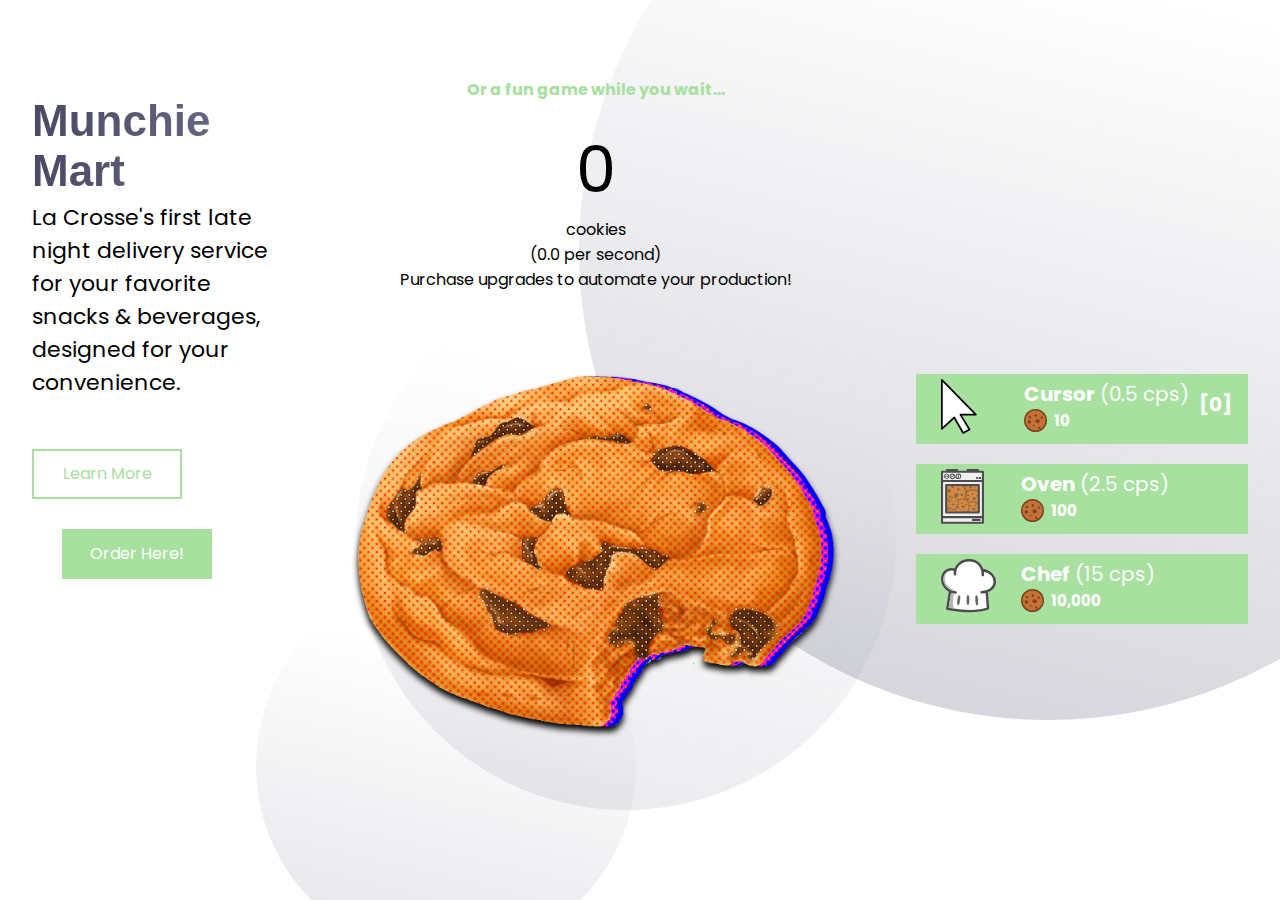
<file: index.html>
<!DOCTYPE html>
<html lang="en-us">
	<head>
		<!-- Global site tag (gtag.js) - Google Analytics -->
		<script async src="https://www.googletagmanager.com/gtag/js?id=UA-181062980-1"></script>
		<script>
  			window.dataLayer = window.dataLayer || [];
			  function gtag(){
				  dataLayer.push(arguments);
				}
  				gtag('js', new Date());	
  				gtag('config', 'UA-181062980-1');
		</script>
		<!-- start Gist JS code-->
		<script type="text/javascript">
    		(function(d,h,w){var gist=w.gist=w.gist||[];gist.methods=['trackPageView','identify','track','setAppId'];gist.factory=function(t){return function(){var e=Array.prototype.slice.call(arguments);e.unshift(t);gist.push(e);return gist;}};for(var i=0;i<gist.methods.length;i++){var c=gist.methods[i];gist[c]=gist.factory(c)}s=d.createElement('script'),s.src="https://widget.getgist.com",s.async=!0,e=d.getElementsByTagName(h)[0],e.appendChild(s),s.addEventListener('load',function(e){},!1),gist.setAppId("vfxcagp2"),gist.trackPageView()})(document,'head',window);
		</script>
		<meta charset="UTF-8" />
		<meta name="viewport" content="width=device-width, initial-scale=1.0"/>
		<title>Munchie Mart | Homepage</title>
		<link rel="favicon" type="text/css" href="favicon.ico"/>
		<meta http-equiv="content-type" content="ie=edge"/>
		<link href="https://fonts.googleapis.com/css?family=Poppins:400,500&display=swap" rel="stylesheet"/>
		<link rel="stylesheet" href="./style.css" />
	</head>
	<body>
		<header>
				<div class="logo-container">
					<img src="./images/FaviconCustom.svg" alt="logo"/>
		</header>

		<main>
			<section class="presentation">
				<div class="introduction">
					<div class="intro-text">
						<h1 style="font-weight: 500px">Munchie Mart</h1>
						<p>
							La Crosse's first late night delivery service for your favorite snacks & beverages, designed for your convenience.
						</p>
						
					</div>
					<div class="cta">
				
						<button id='learnMoreButton' class="cta-select" target="_blank" onClick="parent.open('https://munchie-mart-llc.square.site/our-story')">Learn More</button>
						<button id='orderHereButton' class="cta-add" target='_blank' onClick="parent.open('https://munchie-mart-llc.square.site/s/order')">Order Here!</button>
						<!-- onclick="_gaq.push(['_trackEvent', 'learnMoreButton', 'clicked'])" -->
					</div>
				</div>
				
				<div class="cover">
					<div class="coverText"> 
						<div class="coverTitle">
							<h4>Or a fun game while you wait...</h4>
						</div>
						<p id="cookieQuantity">0</p>
						<p id="cookieQuantity_under">cookies</p>
						<p>(<span id="cookieCps">0.0</span> per second)</p>
						<p>Purchase upgrades to automate your production!</p>
					</div>
					<img src="./images/cookie.png" alt="Cookie" id="cookie" draggable="false" />
				</div>
				<div id="shop_container">
					<ul id="products">
						<li class="product" id="1" onclick="purchaseStoreOption(1)">
							<p class="product_owned"> [0] </p>
							<img src="./images/cursor.svg" alt="Cursor" class="product_image" draggable="false" />
							<div class="product_text">
								<p class="product_title"><span class="product_name">Cursor</span> (<span class="product_cps">0.5</span> cps)</p>
								<p class="product_price">10</p>
							</div>
						</li>
					</ul>
				</div>
			<img class="big-circle" src="./images/big-eclipse.svg" alt="" />
			<img class="medium-circle" src="./images/mid-eclipse.svg" alt="" />
			<img class="small-circle" src="./images/small-eclipse.svg" alt="" />
		</main>

		<script type="text/javascript" src="script.js"></script>
	</body>
</html>
</file>
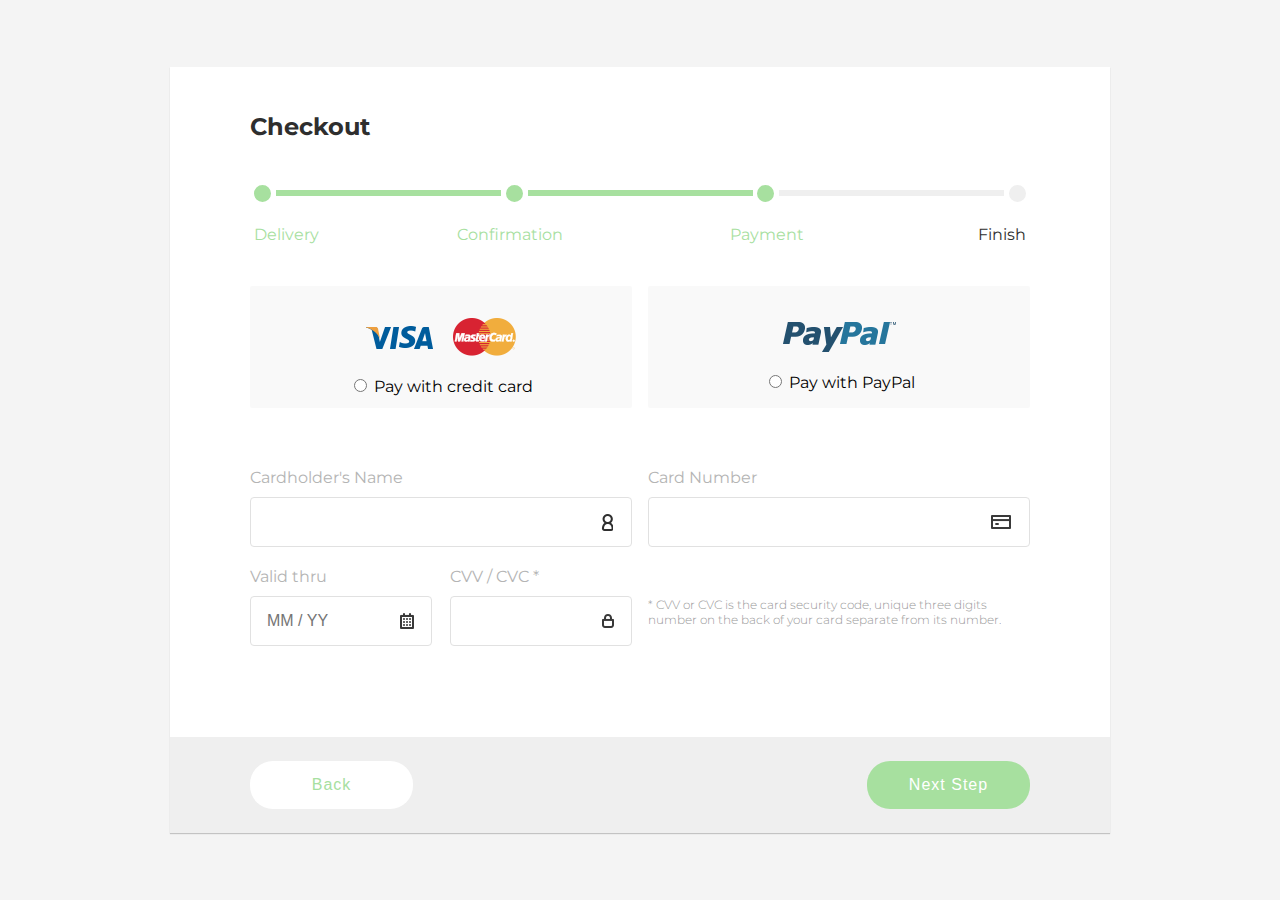
<file: checkout-panel/index.html>
<!DOCTYPE html>
<html lang="en">
<head>
  <meta charset="UTF-8">
  <title>Document</title>
  <link href="https://fonts.googleapis.com/css?family=Montserrat:400,700" rel="stylesheet">
  <link rel="stylesheet" href="style.css">
<meta name="robots" content="noindex,follow" />
</head>
<body>

  <div class="checkout-panel">
    <div class="panel-body">
      <h2 class="title">Checkout</h2>

      <div class="progress-bar">
        <div class="step active"></div>
        <div class="step active"></div>
        <div class="step"></div>
        <div class="step"></div>
      </div>

      <div class="payment-method">
        <label for="card" class="method card">
          <div class="card-logos">
            <img src="img/visa_logo.png"/>
            <img src="img/mastercard_logo.png"/>
          </div>

          <div class="radio-input">
            <input id="card" type="radio" name="payment">
            Pay with credit card
          </div>
        </label>

        <label for="paypal" class="method paypal">
          <img src="img/paypal_logo.png"/>
          <div class="radio-input">
            <input id="paypal" type="radio" name="payment">
            Pay with PayPal
          </div>
        </label>
      </div>

      <div class="input-fields">
        <div class="column-1">
          <label for="cardholder">Cardholder's Name</label>
          <input type="text" id="cardholder" />

          <div class="small-inputs">
            <div>
              <label for="date">Valid thru</label>
              <input type="text" id="date" placeholder="MM / YY" />
            </div>

            <div>
              <label for="verification">CVV / CVC *</label>
              <input type="password" id="verification"/>
            </div>
          </div>

        </div>
        <div class="column-2">
          <label for="cardnumber">Card Number</label>
          <input type="password" id="cardnumber"/>

          <span class="info">* CVV or CVC is the card security code, unique three digits number on the back of your card separate from its number.</span>
        </div>
      </div>
    </div>

    <div class="panel-footer">
      <button class="btn back-btn">Back</button>
      <button class="btn next-btn">Next Step</button>
    </div>
  </div>

  <script src="https://cdnjs.cloudflare.com/ajax/libs/jquery/3.1.1/jquery.min.js"></script>
  <script src="script.js"></script>
</body>
</html>
</file>
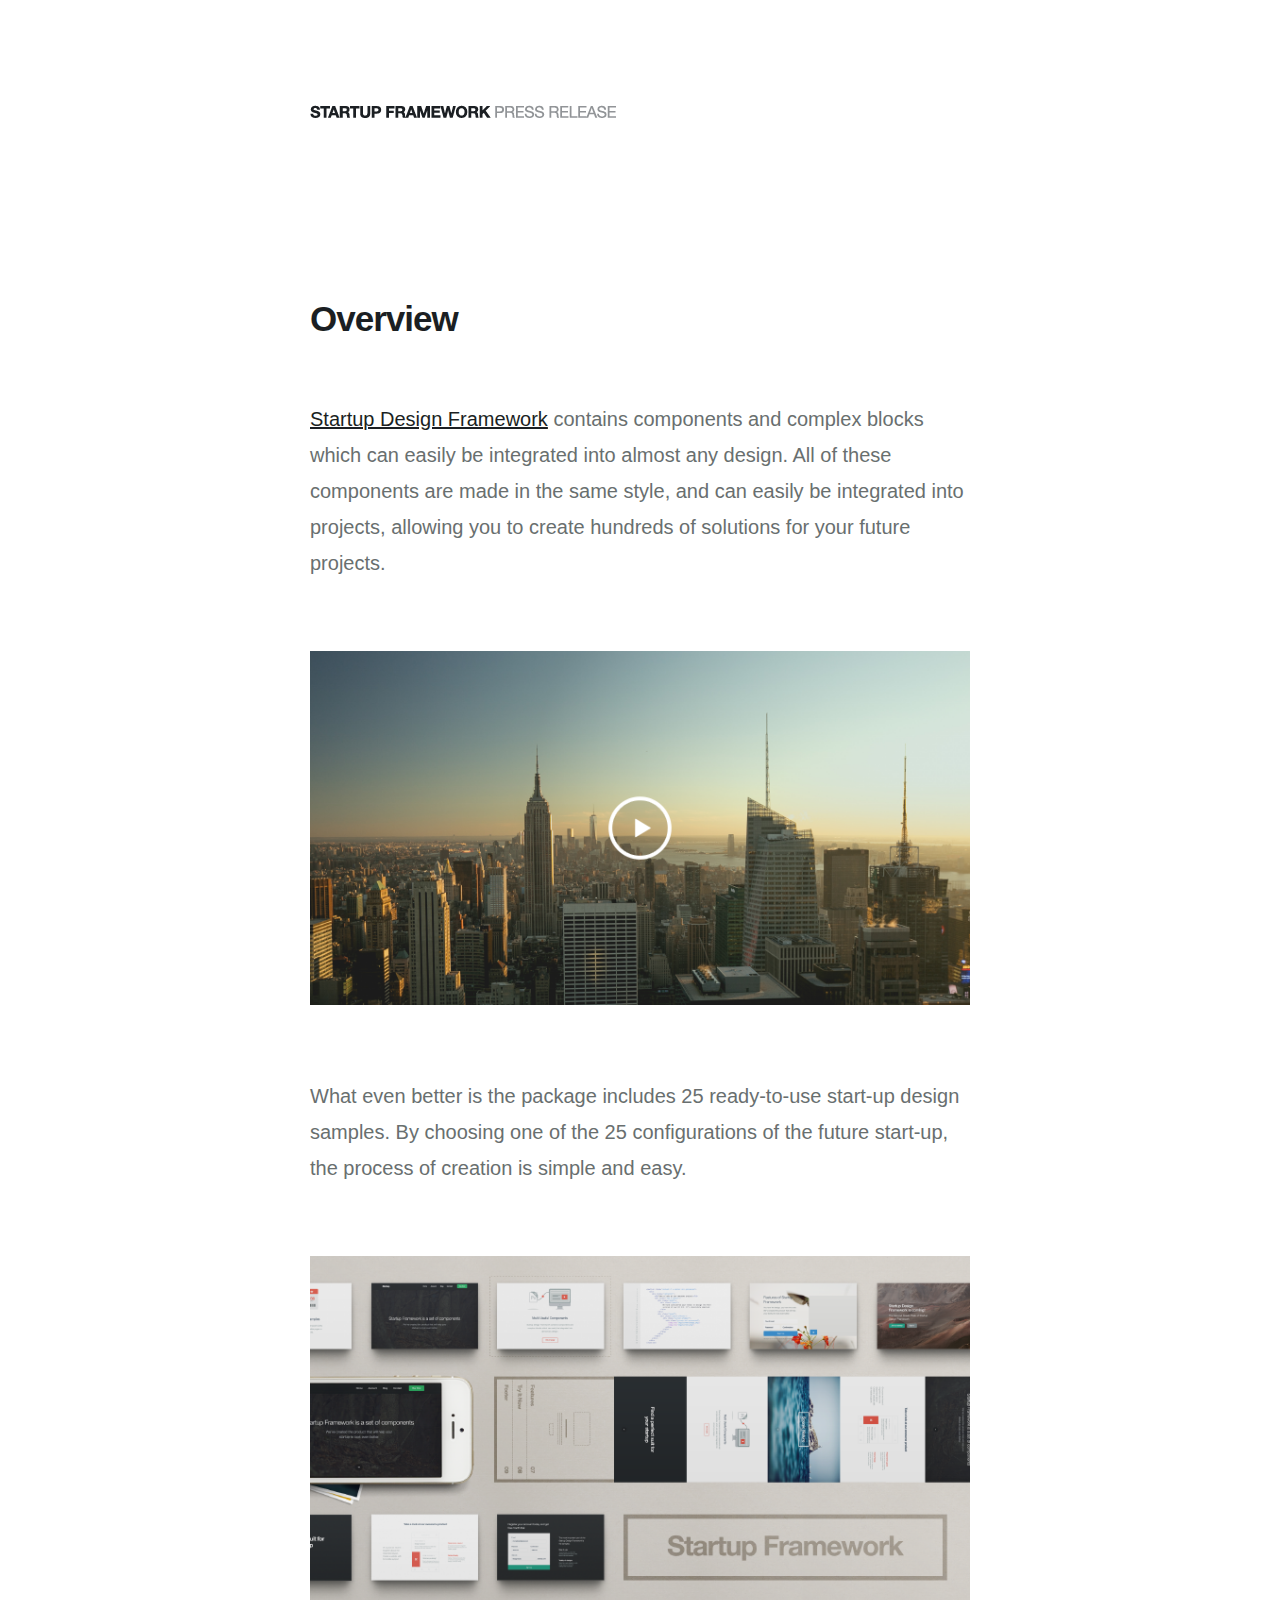
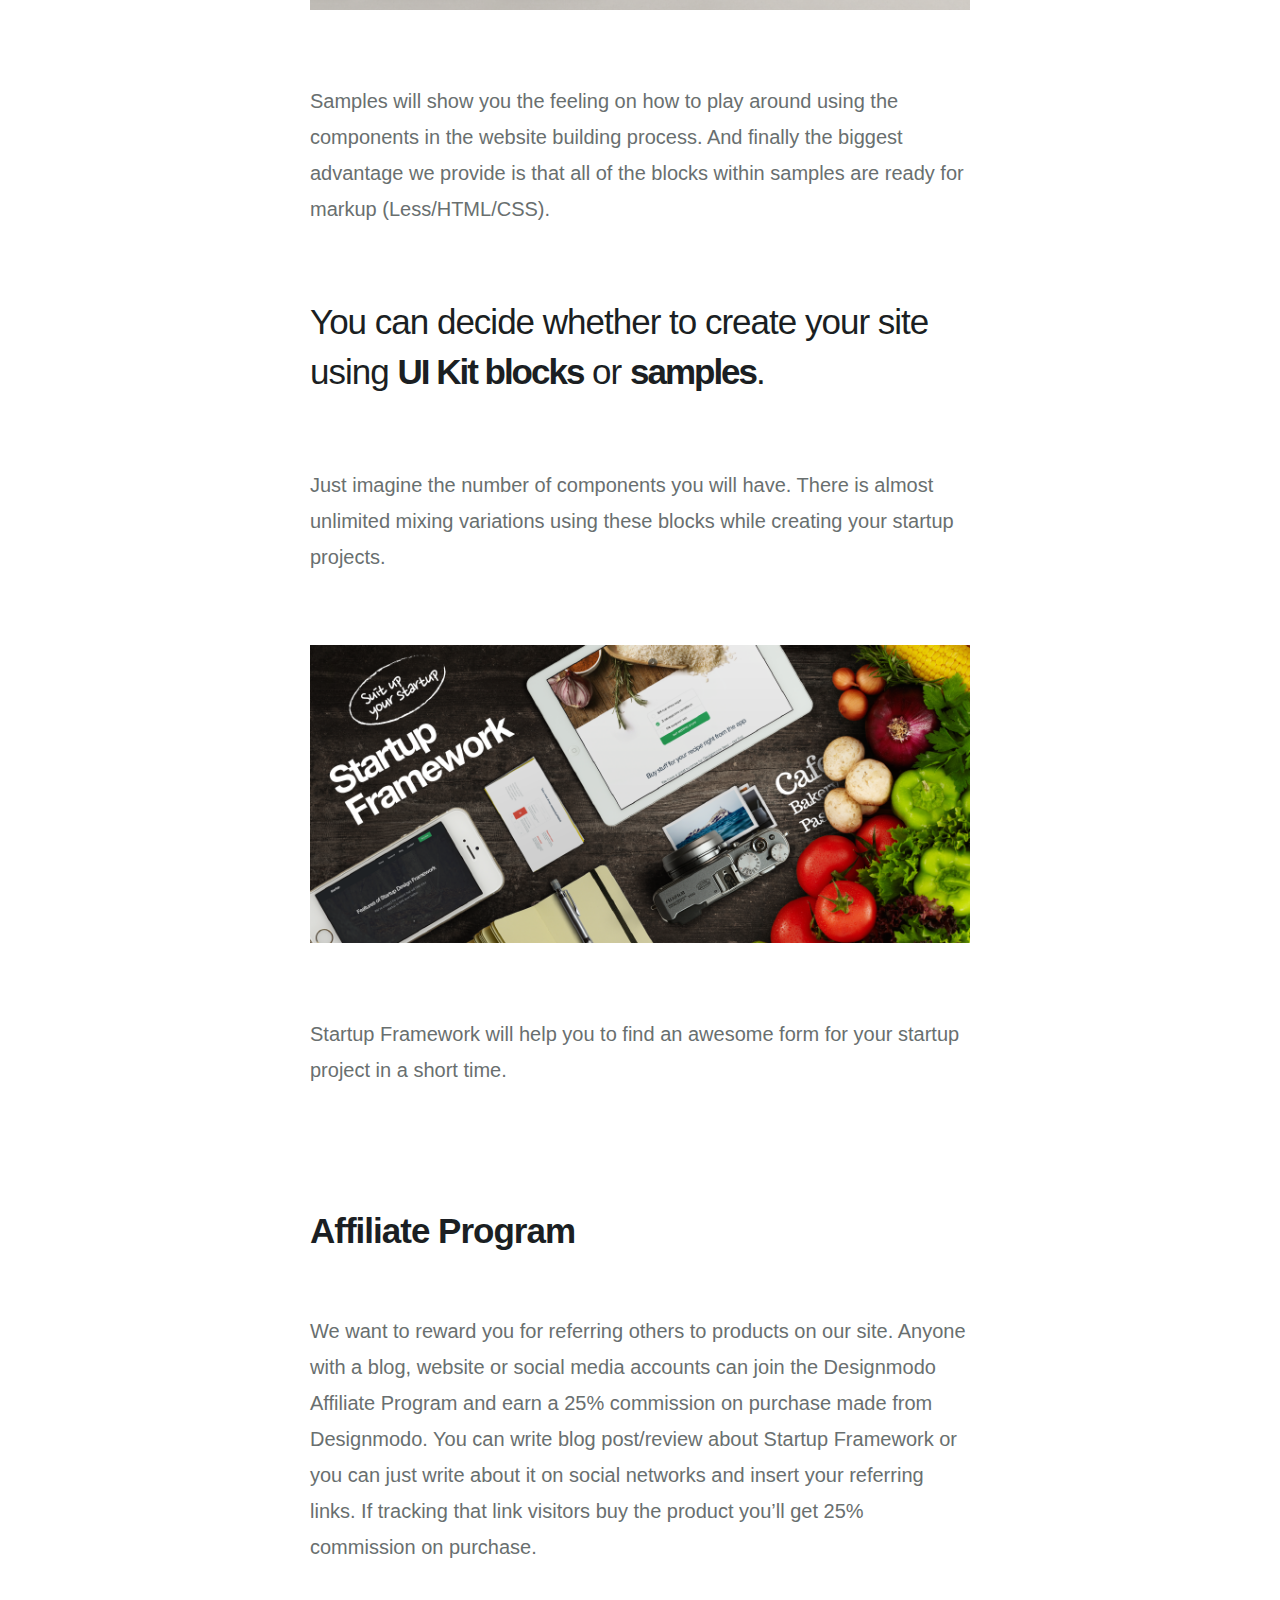
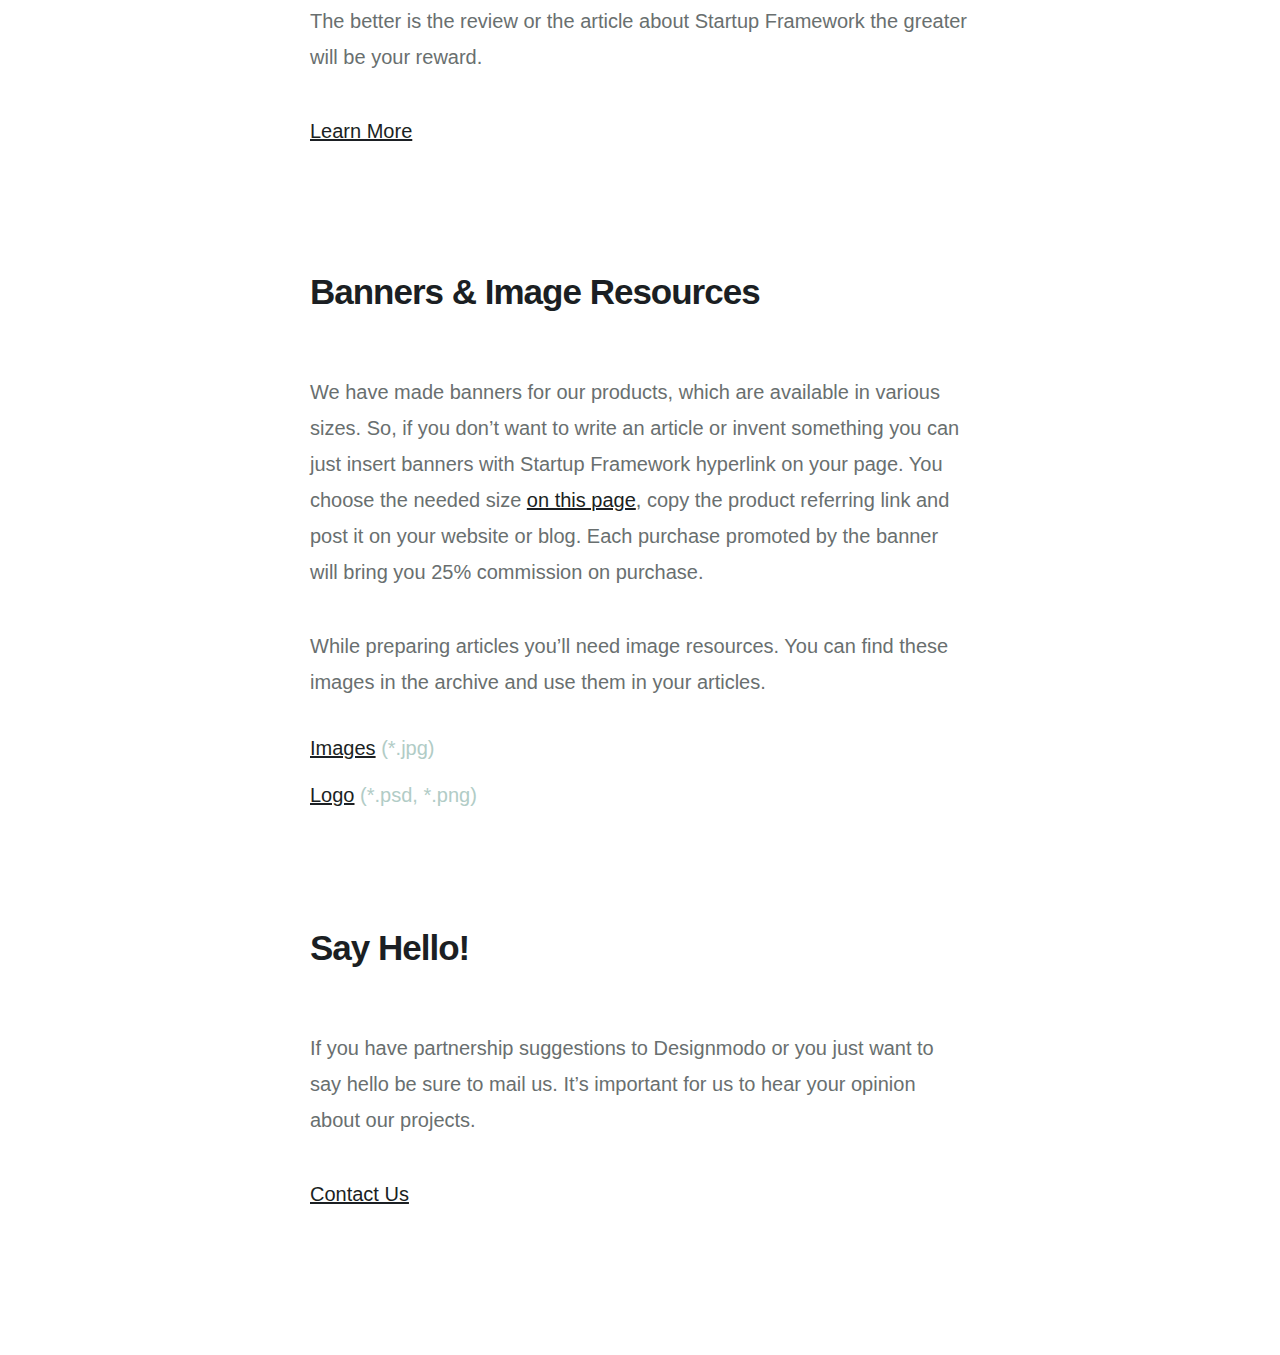
<file: checkout-panel/Startup Framework/index.html>
<!doctype html>
<html>
<head>
<meta charset="UTF-8">
<title>Press Release: Startup Framework</title>
<link rel="icon" href="img/favicon.ico" type="image/x-icon"/>
<link rel="shortcut icon" href="favicon.ico" type="image/x-icon"/>

<style>

html,body,div,span,applet,object,iframe,h1,h2,h3,h4,h5,h6,p,blockquote,pre,a,abbr,acronym,address,big,cite,code,del,dfn,em,img,ins,kbd,q,s,samp,small,strike,strong,sub,sup,tt,var,b,u,i,center,dl,dt,dd,ol,ul,li,fieldset,form,label,legend,table,caption,tbody,tfoot,thead,tr,th,td,article,aside,canvas,details,embed,figure,figcaption,footer,header,hgroup,menu,nav,output,ruby,section,summary,time,mark,audio,video{border:0;font-size:100%;font:inherit;vertical-align:baseline;margin:0;padding:0}
	article,aside,details,figcaption,figure,footer,header,hgroup,menu,nav,section{display:block;}
	body{line-height:1}
	ol,ul{list-style:none}
	blockquote,q{quotes:none}
	blockquote:before,blockquote:after,q:before,q:after{content:none}
	table{border-collapse:collapse;border-spacing:0}
	html {position:static!important;top:0!important;}
	body {font-family: 'Helvetica Neue', Helvetica, Arial, serif;cursor:default;}
            
	* { box-sizing:border-box;-webkit-transition: 0.5s ease;-moz-transition: 0.5s;-ms-transition: 0.5s;-o-transition: 0.5s;transition: 0.5s;}
            
	h1 {font-size: 35px; font-weight: bold; margin-bottom: 60px; letter-spacing: -1px; color: #1b1f23; line-height: 45px;}
	p {font-size: 20px; line-height: 36px; color: #696f6f}
	a {color: #1b1f23}
	
	.padding_block h1 {font-size: 35px; font-weight: bold; margin-top: 120px; margin-bottom: 60px; letter-spacing: -1px; color: #1b1f23;line-height: 45px;}
	.padding_block p {margin-bottom: 38px}
	.padding_block li {margin-bottom: 27px; font-size: 20px; color: #b1ccc6; font-weight: 300}
	.padding_block li a {color: #1b1f23; font-weight: normal}
	
	.quote {font-size: 35px; font-weight: 300; line-height: 50px; padding-top: 70px; padding-bottom: 70px; letter-spacing: -1px; color: #1b1f23}
	.quote b {font-weight: 800; letter-spacing: -2px}
	.wrap {padding-top: 105px; padding-bottom: 105px; width: 100%; max-width: 700px; margin: 0 auto; padding: 105px 20px}
	.logo {padding-bottom: 175px}		
	.default_img {padding-top: 70px; padding-bottom: 70px}
	img {max-width: 100%}      
	
	@media screen and (max-width: 480px) {
		h1 {margin-bottom: 30px; font-size: 30px}
		p {font-size: 18px; line-height: 32px}
		.wrap {padding-top: 20px; padding-bottom: 20px}
		.padding_block h1 {margin-top: 80px; margin-bottom: 30px; font-size: 30px; line-height: 40px;}
		.padding_block p {margin-bottom: 25px}
		.padding_block li {margin-bottom: 20px}
		.padding_block li a {font-size: 18px}
		.default_img {padding-top: 40px; padding-bottom: 40px}
		.logo {padding-bottom: 80px; padding-top: 10px}
		.quote {font-size: 30px; line-height: 40px; padding-top: 40px; padding-bottom: 40px}
	}
</style>
</head>
<body>

<div class="wrap">
	<a href="http://designmodo.com/startup/?utm_source=FreebieDownload&utm_medium=FreebieDownload&utm_campaign=FreebieDownload"><img src="img/logo.png" class="logo"></a>
    <div>
    	<h1>Overview</h1>
       <p><a href="http://designmodo.com/startup/?utm_source=FreebieDownload&utm_medium=FreebieDownload&utm_campaign=FreebieDownload">Startup Design Framework</a> contains components and complex blocks which can easily be integrated into almost any design. All of these components are made in the same style, and can easily be integrated into projects, allowing you to create hundreds of solutions for your future projects.</p>
       
       <a href="http://designmodo.com/startup/?utm_source=FreebieDownload&utm_medium=FreebieDownload&utm_campaign=FreebieDownload"><img src="img/player.png" class="default_img"></a>
       
       <p>What even better is the package includes 25 ready-to-use start-up design samples. By choosing one of the 25 configurations of the future start-up, the process of creation is simple and easy.</p>
       
       <a href="http://designmodo.com/startup/?utm_source=FreebieDownload&utm_medium=FreebieDownload&utm_campaign=FreebieDownload"><img src="img/img_01.png" class="default_img"></a>
       
       <p>Samples will show you the feeling on how to play around using the components in the website building process. And finally the biggest advantage we provide is that all of the blocks within samples are ready for markup (Less/HTML/CSS).</p>
       
       <div class="quote">You can decide whether to create your site using <b>UI Kit blocks</b> or <b>samples</b>.</div>
       
       <p>Just imagine the number of components you will have. There is almost unlimited mixing variations using these blocks while creating your startup projects.</p>
       
       <a href="http://designmodo.com/startup/?utm_source=FreebieDownload&utm_medium=FreebieDownload&utm_campaign=FreebieDownload"><img src="img/img_02.png" class="default_img"></a>
      
       <p>Startup Framework will help you to find an awesome form for your startup project in a short time.</p>
       
       <div class="padding_block">
           <h1>Affiliate Program</h1>
           <p>We want to reward you for referring others to products on our site. Anyone with a blog, website or social media accounts can join the Designmodo Affiliate Program and earn a 25% commission on purchase made from Designmodo. You can write blog post/review about Startup Framework or you can just write about it on social networks and insert your referring links.
If tracking that link visitors buy the product you’ll get 25% commission on purchase.</p>
    		<p>The better is the review or the article about Startup Framework the greater will be your reward.</p>
    		<p><a href="http://designmodo.com/affiliates/?utm_source=FreebieDownload&utm_medium=FreebieDownload&utm_campaign=FreebieDownload">Learn More</a></p>
    	</div>
       
       <div class="padding_block">
           <h1>Banners & Image Resources</h1>
           <p>We have made banners for our products, which are available in various sizes. So, if you don’t want to write an article or invent something you can just insert banners with Startup Framework hyperlink on your page. You choose the needed size <a href="http://designmodo.com/banners/?utm_source=FreebieDownload&utm_medium=FreebieDownload&utm_campaign=FreebieDownload">on this page</a>, copy the product referring link and post it on your website or blog. Each purchase promoted by the banner will bring you 25% commission on purchase.</p>
			<p>While preparing articles you’ll need image resources. You can find these images in the archive and use them in your articles. 
 </p>
           <ul>
               <li><a href="press_images.zip">Images</a> (*.jpg)</li>
               <li><a href="logo.zip">Logo</a> (*.psd, *.png)</li>
           </ul>
    	</div>
        
        <div class="padding_block">
           <h1>Say Hello!</h1>
           <p>If you have partnership suggestions to Designmodo or you just want to say hello be sure to mail us. It’s important for us to hear your opinion about our projects.</p>
    		<p><a href="http://designmodo.com/contact-us/?utm_source=FreebieDownload&utm_medium=FreebieDownload&utm_campaign=FreebieDownload">Contact Us</a></p>
    	</div>
    
</div>

</body>
</html>
</file>
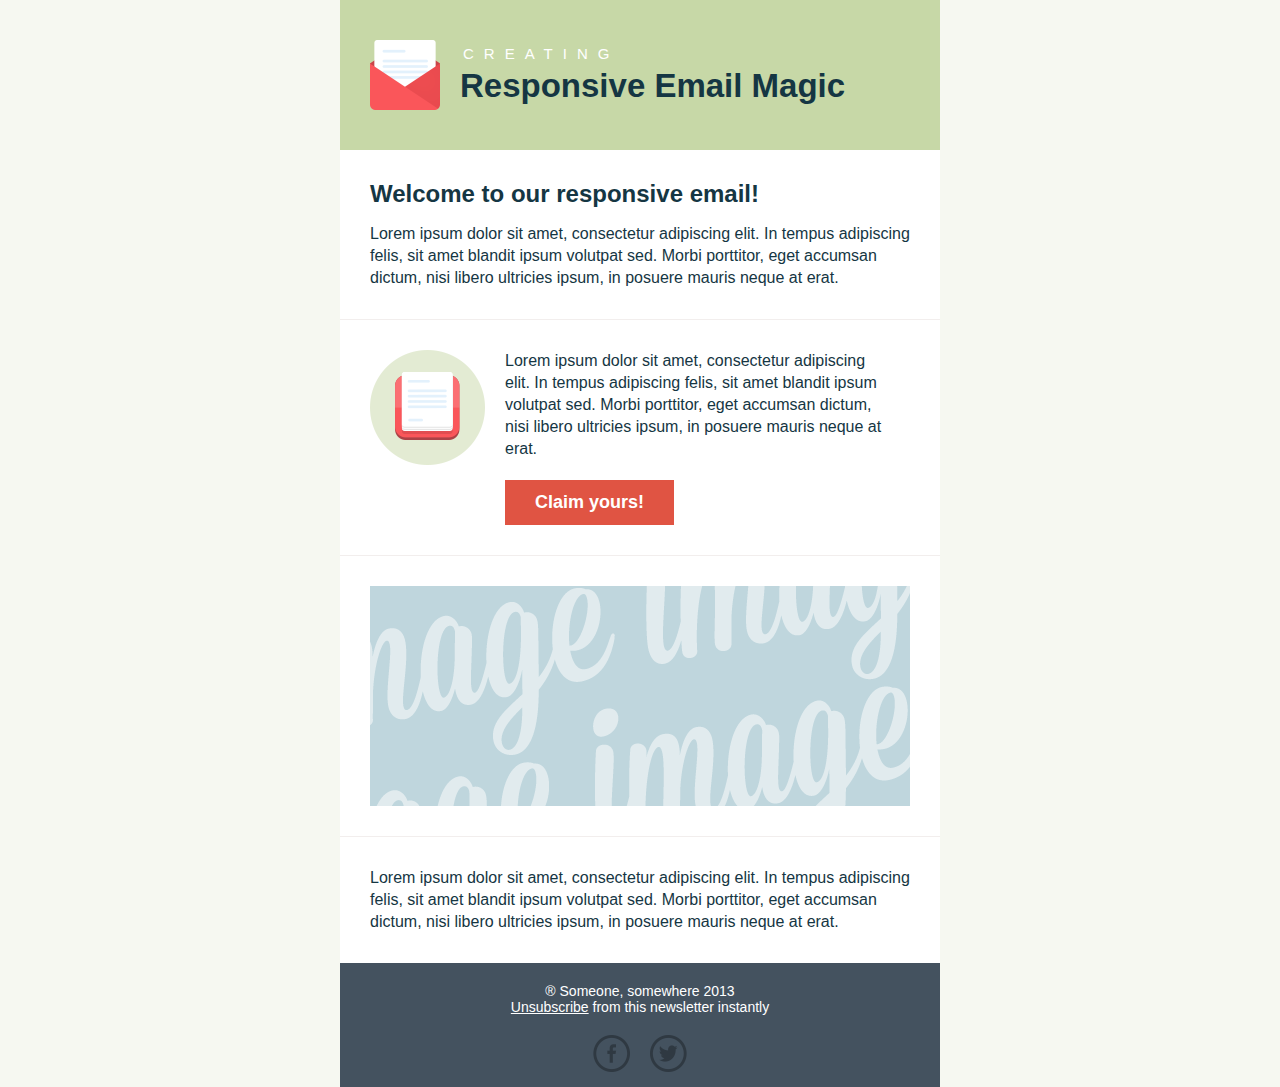
<file: newsletterHTML/legacy/HTML/index.html>
<!DOCTYPE html PUBLIC "-//W3C//DTD XHTML 1.0 Transitional//EN" "http://www.w3.org/TR/xhtml1/DTD/xhtml1-transitional.dtd">
<html xmlns="http://www.w3.org/1999/xhtml">
 
<head>
  <meta http-equiv="Content-Type" content="text/html; charset=utf-8" />
  <title>A Simple Responsive HTML Email</title>
  <style type="text/css">
  body {margin: 0; padding: 0; min-width: 100%!important;}
  img {height: auto;}
  .content {width: 100%; max-width: 600px;}
  .header {padding: 40px 30px 20px 30px;}
  .innerpadding {padding: 30px 30px 30px 30px;}
  .borderbottom {border-bottom: 1px solid #f2eeed;}
  .subhead {font-size: 15px; color: #ffffff; font-family: sans-serif; letter-spacing: 10px;}
  .h1, .h2, .bodycopy {color: #153643; font-family: sans-serif;}
  .h1 {font-size: 33px; line-height: 38px; font-weight: bold;}
  .h2 {padding: 0 0 15px 0; font-size: 24px; line-height: 28px; font-weight: bold;}
  .bodycopy {font-size: 16px; line-height: 22px;}
  .button {text-align: center; font-size: 18px; font-family: sans-serif; font-weight: bold; padding: 0 30px 0 30px;}
  .button a {color: #ffffff; text-decoration: none;}
  .footer {padding: 20px 30px 15px 30px;}
  .footercopy {font-family: sans-serif; font-size: 14px; color: #ffffff;}
  .footercopy a {color: #ffffff; text-decoration: underline;}

  @media only screen and (max-width: 550px), screen and (max-device-width: 550px) {
  body[yahoo] .hide {display: none!important;}
  body[yahoo] .buttonwrapper {background-color: transparent!important;}
  body[yahoo] .button {padding: 0px!important;}
  body[yahoo] .button a {background-color: #e05443; padding: 15px 15px 13px!important;}
  body[yahoo] .unsubscribe {display: block; margin-top: 20px; padding: 10px 50px; background: #2f3942; border-radius: 5px; text-decoration: none!important; font-weight: bold;}
  }

  /*@media only screen and (min-device-width: 601px) {
    .content {width: 600px !important;}
    .col425 {width: 425px!important;}
    .col380 {width: 380px!important;}
    }*/

  </style>
</head>

<body yahoo bgcolor="#f6f8f1">
<table width="100%" bgcolor="#f6f8f1" border="0" cellpadding="0" cellspacing="0">
<tr>
  <td>
    <!--[if (gte mso 9)|(IE)]>
      <table width="600" align="center" cellpadding="0" cellspacing="0" border="0">
        <tr>
          <td>
    <![endif]-->     
    <table bgcolor="#ffffff" class="content" align="center" cellpadding="0" cellspacing="0" border="0">
      <tr>
        <td bgcolor="#c7d8a7" class="header">
          <table width="70" align="left" border="0" cellpadding="0" cellspacing="0">  
            <tr>
              <td height="70" style="padding: 0 20px 20px 0;">
                <img class="fix" src="images/icon.gif" width="70" height="70" border="0" alt="" />
              </td>
            </tr>
          </table>
          <!--[if (gte mso 9)|(IE)]>
            <table width="425" align="left" cellpadding="0" cellspacing="0" border="0">
              <tr>
                <td>
          <![endif]-->
          <table class="col425" align="left" border="0" cellpadding="0" cellspacing="0" style="width: 100%; max-width: 425px;">  
            <tr>
              <td height="70">
                <table width="100%" border="0" cellspacing="0" cellpadding="0">
                  <tr>
                    <td class="subhead" style="padding: 0 0 0 3px;">
                      CREATING
                    </td>
                  </tr>
                  <tr>
                    <td class="h1" style="padding: 5px 0 0 0;">
                      Responsive Email Magic
                    </td>
                  </tr>
                </table>
              </td>
            </tr>
          </table>
          <!--[if (gte mso 9)|(IE)]>
                </td>
              </tr>
          </table>
          <![endif]-->
        </td>
      </tr>
      <tr>
        <td class="innerpadding borderbottom">
          <table width="100%" border="0" cellspacing="0" cellpadding="0">
            <tr>
              <td class="h2">
                Welcome to our responsive email!
              </td>
            </tr>
            <tr>
              <td class="bodycopy">
                Lorem ipsum dolor sit amet, consectetur adipiscing elit. In tempus adipiscing felis, sit amet blandit ipsum volutpat sed. Morbi porttitor, eget accumsan dictum, nisi libero ultricies ipsum, in posuere mauris neque at erat.
              </td>
            </tr>
          </table>
        </td>
      </tr>
      <tr>
        <td class="innerpadding borderbottom">
          <table width="115" align="left" border="0" cellpadding="0" cellspacing="0">  
            <tr>
              <td height="115" style="padding: 0 20px 20px 0;">
                <img class="fix" src="images/article1.png" width="115" height="115" border="0" alt="" />
              </td>
            </tr>
          </table>
          <!--[if (gte mso 9)|(IE)]>
            <table width="380" align="left" cellpadding="0" cellspacing="0" border="0">
              <tr>
                <td>
          <![endif]-->
          <table class="col380" align="left" border="0" cellpadding="0" cellspacing="0" style="width: 100%; max-width: 380px;">  
            <tr>
              <td>
                <table width="100%" border="0" cellspacing="0" cellpadding="0">
                  <tr>
                    <td class="bodycopy">
                      Lorem ipsum dolor sit amet, consectetur adipiscing elit. In tempus adipiscing felis, sit amet blandit ipsum volutpat sed. Morbi porttitor, eget accumsan dictum, nisi libero ultricies ipsum, in posuere mauris neque at erat.
                    </td>
                  </tr>
                  <tr>
                    <td style="padding: 20px 0 0 0;">
                      <table class="buttonwrapper" bgcolor="#e05443" border="0" cellspacing="0" cellpadding="0">
                        <tr>
                          <td class="button" height="45">
                            <a href="#">Claim yours!</a>
                          </td>
                        </tr>
                      </table>
                    </td>
                  </tr>
                </table>
              </td>
            </tr>
          </table>
          <!--[if (gte mso 9)|(IE)]>
                </td>
              </tr>
          </table>
          <![endif]-->
        </td>
      </tr>
      <tr>
        <td class="innerpadding borderbottom">
          <img class="fix" src="images/wide.png" width="100%" border="0" alt="" />
        </td>
      </tr>
      <tr>
        <td class="innerpadding bodycopy">
          Lorem ipsum dolor sit amet, consectetur adipiscing elit. In tempus adipiscing felis, sit amet blandit ipsum volutpat sed. Morbi porttitor, eget accumsan dictum, nisi libero ultricies ipsum, in posuere mauris neque at erat.
        </td>
      </tr>
      <tr>
        <td class="footer" bgcolor="#44525f">
          <table width="100%" border="0" cellspacing="0" cellpadding="0">
            <tr>
              <td align="center" class="footercopy">
                &reg; Someone, somewhere 2013<br/>
                <a href="#" class="unsubscribe"><font color="#ffffff">Unsubscribe</font></a> 
                <span class="hide">from this newsletter instantly</span>
              </td>
            </tr>
            <tr>
              <td align="center" style="padding: 20px 0 0 0;">
                <table border="0" cellspacing="0" cellpadding="0">
                  <tr>
                    <td width="37" style="text-align: center; padding: 0 10px 0 10px;">
                      <a href="http://www.facebook.com/">
                        <img src="images/facebook.png" width="37" height="37" alt="Facebook" border="0" />
                      </a>
                    </td>
                    <td width="37" style="text-align: center; padding: 0 10px 0 10px;">
                      <a href="http://www.twitter.com/">
                        <img src="images/twitter.png" width="37" height="37" alt="Twitter" border="0" />
                      </a>
                    </td>
                  </tr>
                </table>
              </td>
            </tr>
          </table>
        </td>
      </tr>
    </table>
    <!--[if (gte mso 9)|(IE)]>
          </td>
        </tr>
    </table>
    <![endif]-->
    </td>
  </tr>
</table>
</body>
</html>
</file>
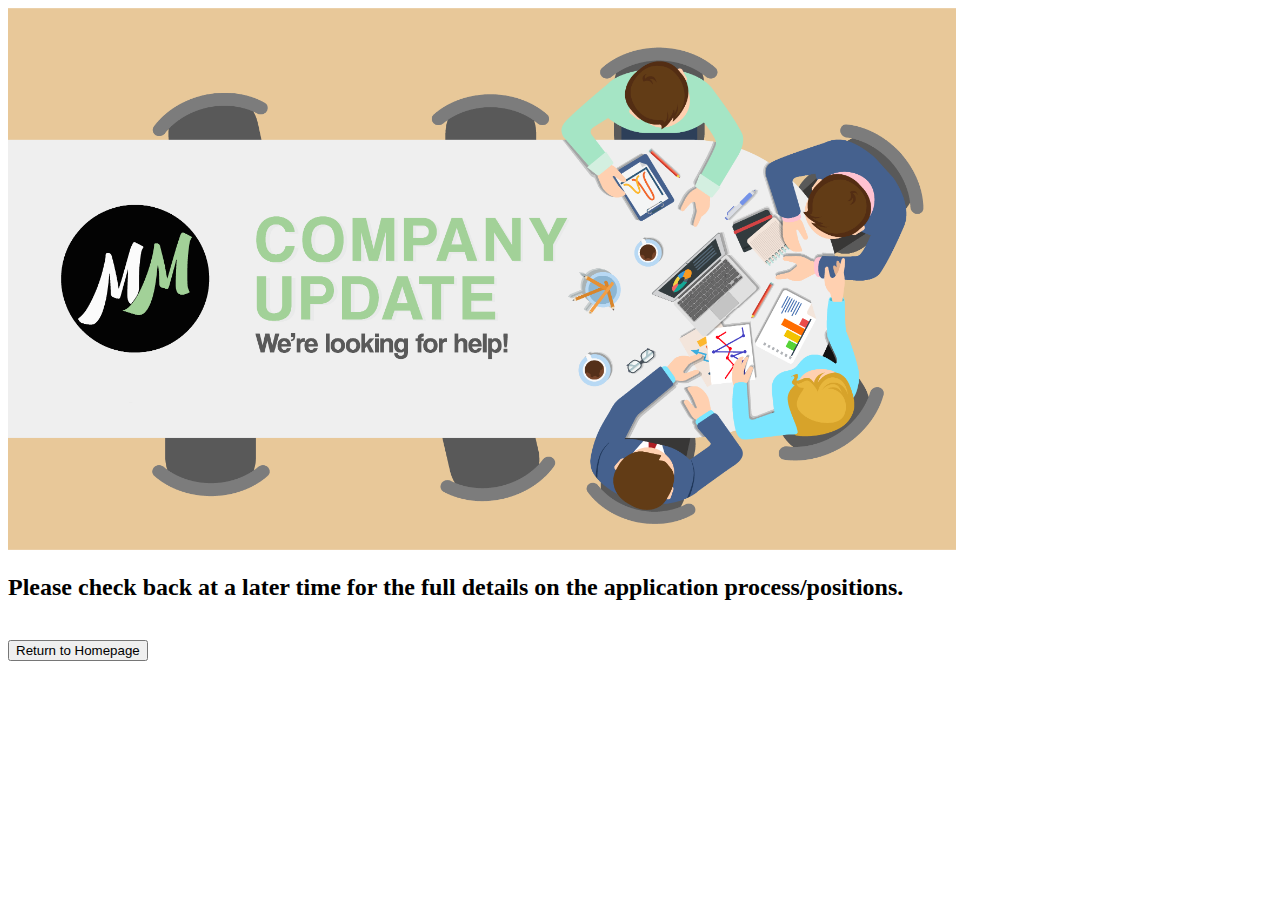
<file: apply.html>
<!DOCTYPE html>
<html>
<head>
<title>Apply | Munchie Mart</title>
<link rel="favicon" type="text/css" href="favicon.ico"/>
<style>
h1 { 
    font-family: Lato; 
    font-size: 60px; 
    font-style: normal; 
    font-variant: normal; 
    font-weight: 700; 
    line-height: 26.4px; } 

    h3 { 
    font-family: Lato; 
    font-size: 24px; 
    font-style: normal; 
    font-variant: normal; 
    font-weight: 700; 
    line-height: 19.8px; } 

    p { 
    font-family: Lato; 
    font-size: 14px; 
    font-style: normal; 
    font-variant: normal; 
    font-weight: 400; 
    line-height: 20px; 
    }
</style>

</head>
<body>
	<img src="images/wereHiring.png" style="width: 75%;"></img>
    <h3>Please check back at a later time for the full details on the application process/positions.</h3>
	<br>
	<form style="display: flex;">
		<input type="button" value="Return to Homepage" onclick="history.back()">
	</form>
</body>
</html>
</file>
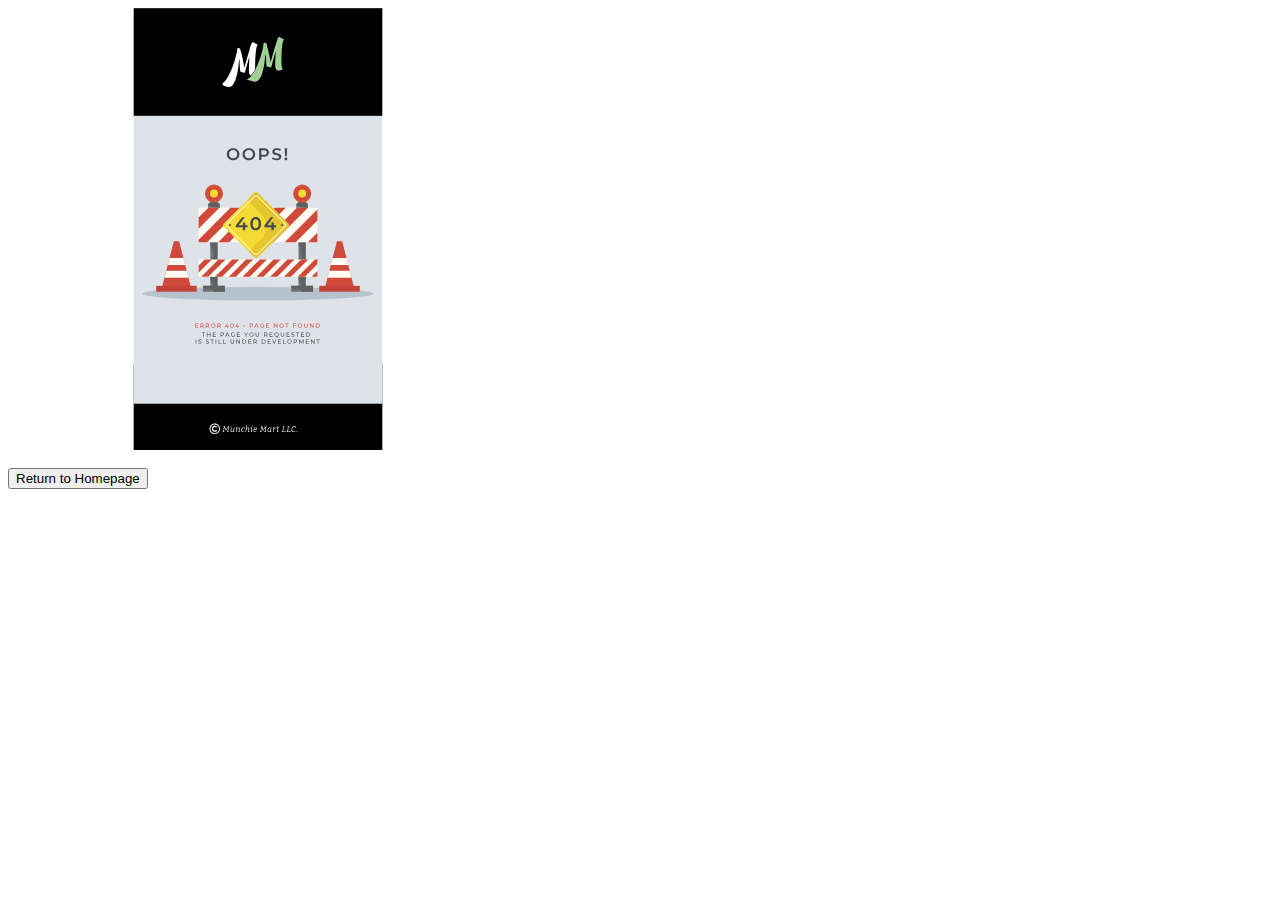
<file: under_construction.html>
<!DOCTYPE>
<html>
<head>
<title>Under Construction | Munchie Mart</title>
<link rel="favicon" type="text/css" href="favicon.ico"/>
</head>
<body>
	<img src="images/underconstruction.svg" style="width: 500px; max-height: 50%;"></img>
	<br>
	<br>
	<form style="display: flex;">
		<input type="button" value="Return to Homepage" onclick="history.back()">
	</form>
</body>
</html>
</file>
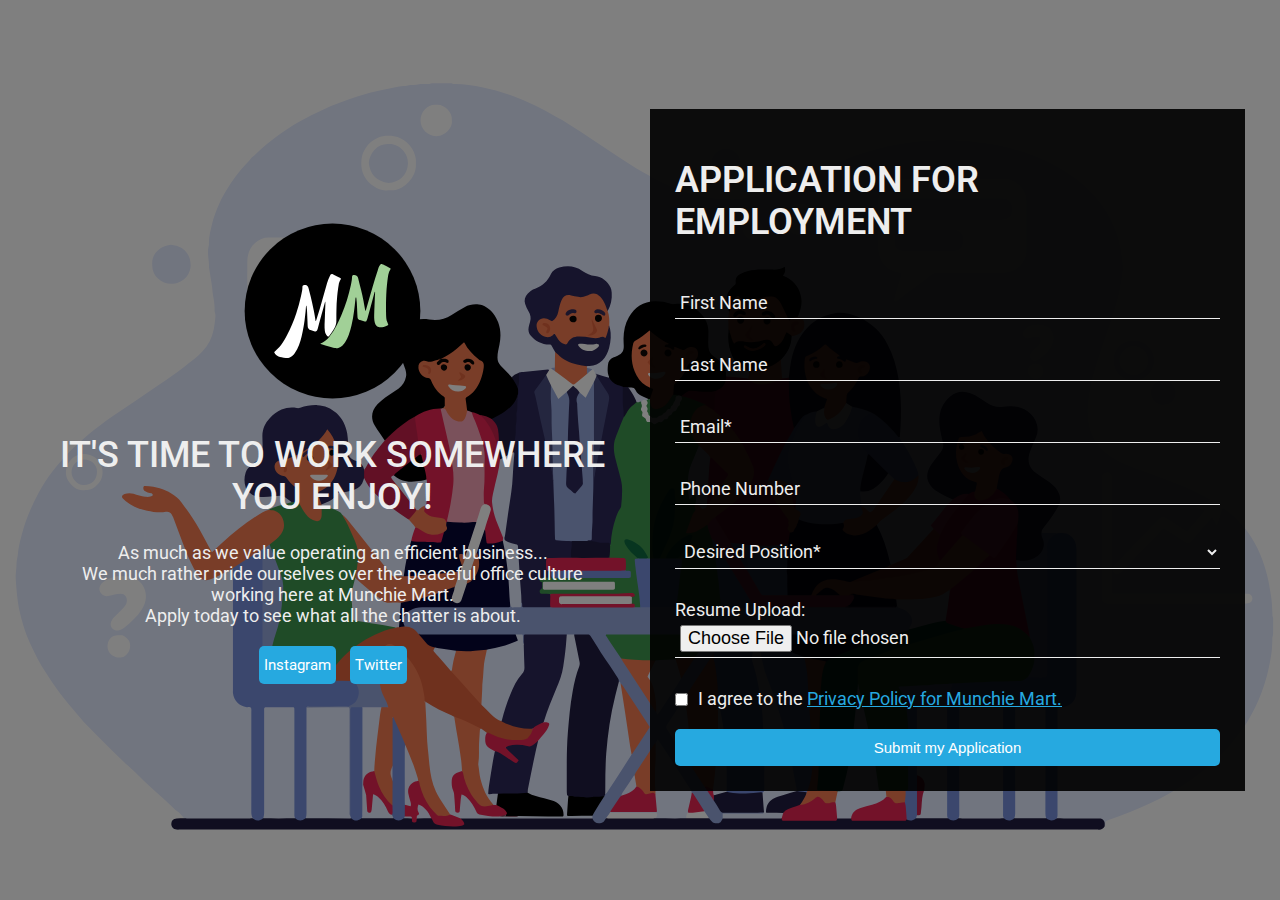
<file: newsletterHTML/apply.html>
<!DOCTYPE html>
<html>
  <head>
    <title>Application | Munchie Mart</title>
	<link rel="shortcut icon" href="images/favicon.png" type="image/x-icon">
    <link rel="stylesheet" href="https://use.fontawesome.com/releases/v5.4.1/css/all.css" integrity="sha384-5sAR7xN1Nv6T6+dT2mhtzEpVJvfS3NScPQTrOxhwjIuvcA67KV2R5Jz6kr4abQsz" crossorigin="anonymous">
    <link href="https://fonts.googleapis.com/css?family=Roboto:300,400,500,700" rel="stylesheet">
    <style>
      html, body {
      min-height: 100%;
      }
      body, div, form, input, select, p { 
      padding: 0;
      margin: 0;
      outline: none;
      font-family: Roboto, Arial, sans-serif;
      font-size: 18px;
      color: #eee;
      }
      body {
		background: url("images/workplace.svg") no-repeat center;
		background-size: cover;
      }
	  
	  div.background {
		
		opacity: 0.10;
	  
	  }
      h1, h2 {
      text-transform: uppercase;
      font-weight: 400;
      }
      h2 {
      margin: 0 0 0 8px;
      }
      .main-block {
      display: flex;
      flex-direction: column;
      justify-content: center;
      align-items: center;
      height: 100%;
      padding: 25px;
      background: rgba(0, 0, 0, 0.5); 
      }
      .left-part, form {
      padding: 25px;
      }
      .left-part {
      text-align: center;
      }
      .fa-graduation-cap {
      font-size: 72px;
      }
      form {
      background: rgba(0, 0, 0, 0.9); 
      }
      .title {
      display: flex;
      align-items: center;
      margin-bottom: 20px;
      }
      .info {
      display: flex;
      flex-direction: column;
      }
      input, select {
      padding: 5px;
      margin-bottom: 30px;
      background: transparent;
      border: none;
      border-bottom: 1px solid #eee;
      }
      input::placeholder {
      color: #eee;
      }
      option:focus {
      border: none;
      }
      option {
      background: black; 
      border: none;
      }
      .checkbox input {
      margin: 0 10px 0 0;
      vertical-align: middle;
      }
      .checkbox a {
      color: #26a9e0;
      }
      .checkbox a:hover {
      color: #85d6de;
      }
      .btn-item, button {
      padding: 10px 5px;
      margin-top: 20px;
      border-radius: 5px; 
      border: none;
      background: #26a9e0; 
      text-decoration: none;
      font-size: 15px;
      font-weight: 400;
      color: #fff;
      }
      .btn-item {
      display: inline-block;
      margin: 20px 5px 0;
      }
      button {
      width: 100%;
      }
      button:hover, .btn-item:hover {
      background: #85d6de;
      }
	  
	  .logo {
	  height: auto;
	  max-width: 35%;
	  align: center;
	  
	  }
	  
      @media (min-width: 568px) {
      html, body {
      height: 100%;
      }
      .main-block {
      flex-direction: row;
      height: calc(100% - 50px);
      }
      .left-part, form {
      flex: 1;
      height: auto;
	  margin: 10px;
      }
	  
	 
      }
    </style>
  </head>
  <body>
    <div class="main-block">
      <div class="left-part">
        <img class="logo"; src="images/logo.svg"></img>
        <h1 style="font-weight:500;">IT'S TIME TO WORK SOMEWHERE YOU ENJOY!</h1>
        <p>As much as we value operating an efficient business... </p>
		<p>We much rather pride ourselves over the peaceful office culture working here at Munchie Mart. </p>
		<p>Apply today to see what all the chatter is about.</p>
        <div class="btn-group">
          <a class="btn-item" href="https://www.instagram.com/munchiemartllc/">Instagram</a>
          <a class="btn-item" href="https://twitter.com/MunchieMartLLC">Twitter</a>
        </div>
      </div>
      <form action="addContact.php" method="post">
        <div class="title">
          <i class="fas fa-pencil-alt"></i> 
          <h1 style="font-weight:600;">  Application For Employment</h1>
        </div>
        <div class="info">
          <input class="fname" type="text" name="name" placeholder="First Name">
		  <input type="text" name="name" placeholder="Last Name">
          <input type="text" name="name" placeholder="Email*">
          <input type="text" name="name" placeholder="Phone Number">
          <select>
            <option value="course-type" selected>Desired Position*</option>
            <option value="hr">Human Resources Manager</option>
            <option value="sales">General Salesperson</option>
            <option value="accounting">Accountant</option>
            <option value="delivery">Delivery Coordinator</option>
            <option value="other">Other</option>
          </select>
		  <label for="file-select">Resume Upload:</label>
			<input type="file" name="upload" id="file-select">
        </div>
        <div class="checkbox">
          <input type="checkbox" name="checkbox"><span>I agree to the <a href="privacy_policy.html">Privacy Policy for Munchie Mart.</a></span>
        </div>
        <button type="submit" href="/">Submit my Application</button>
      </form>
    </div>
  </body>
</html>
</file>
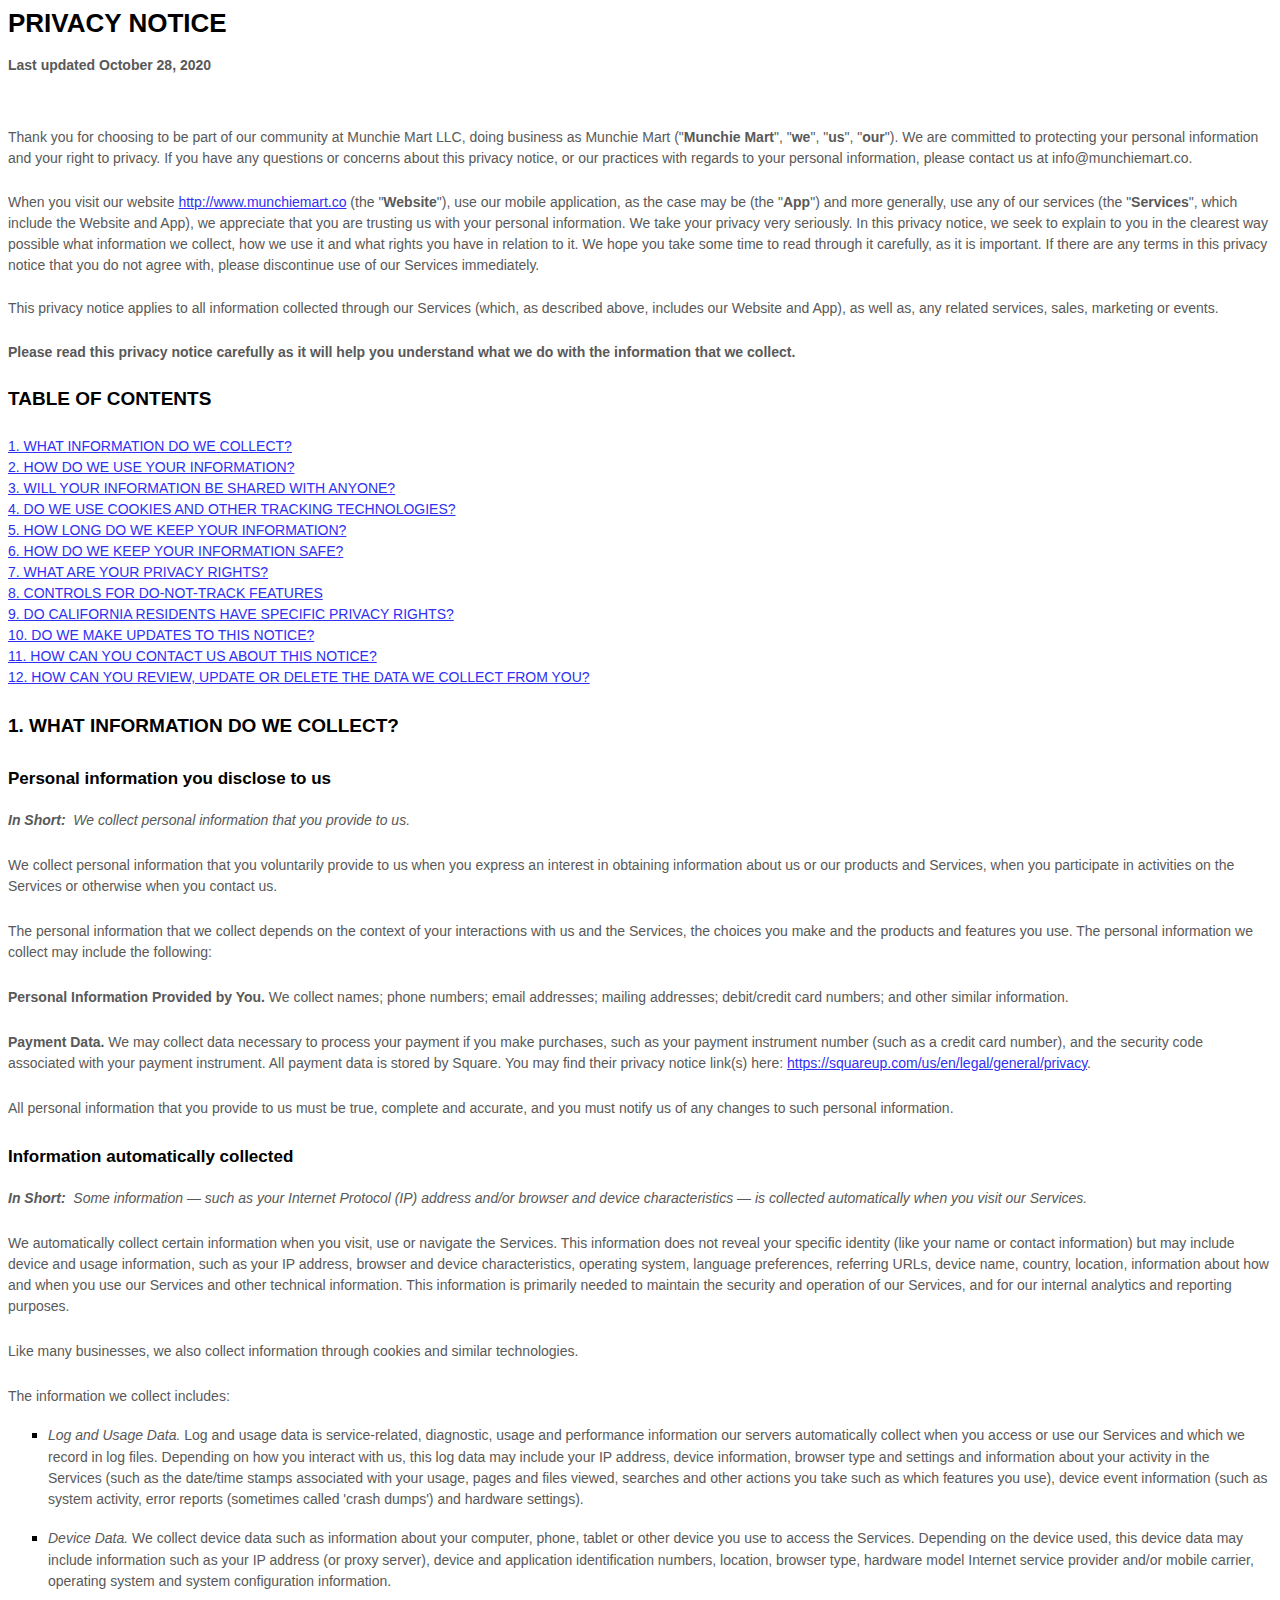
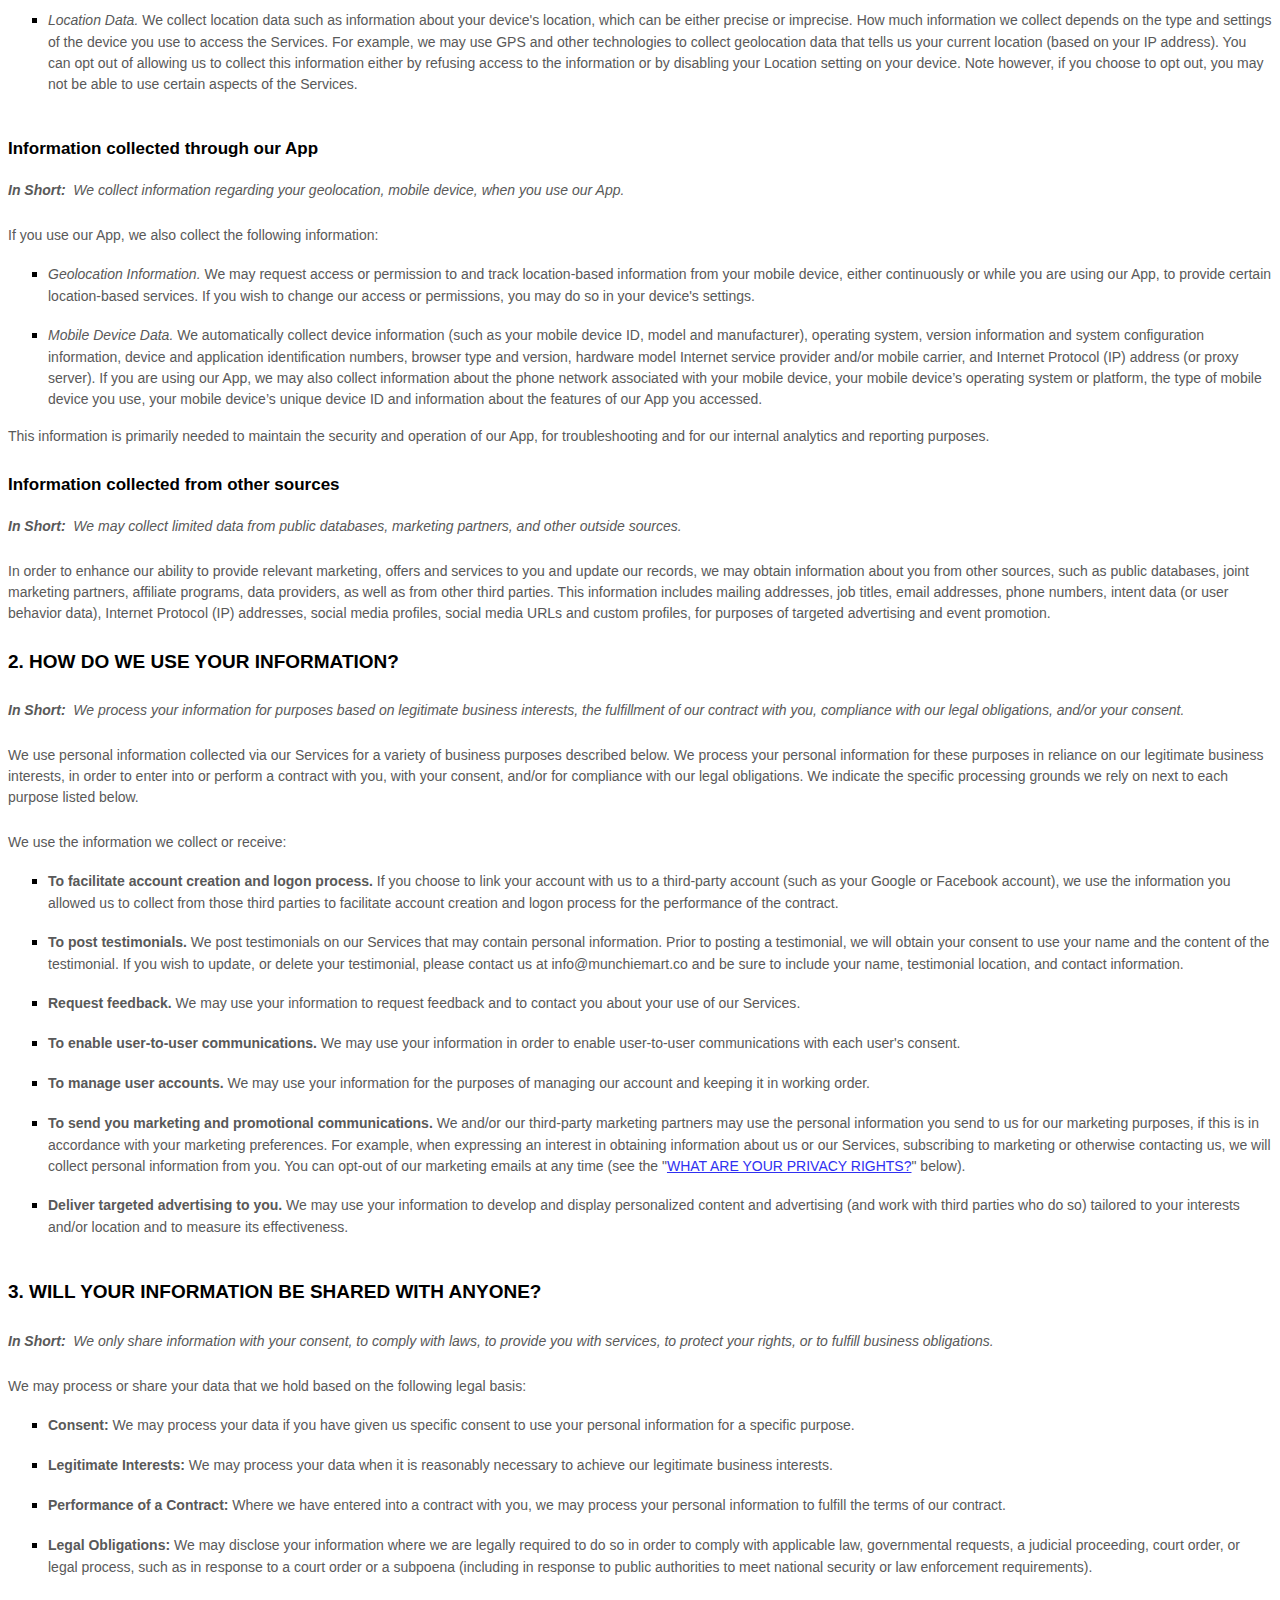
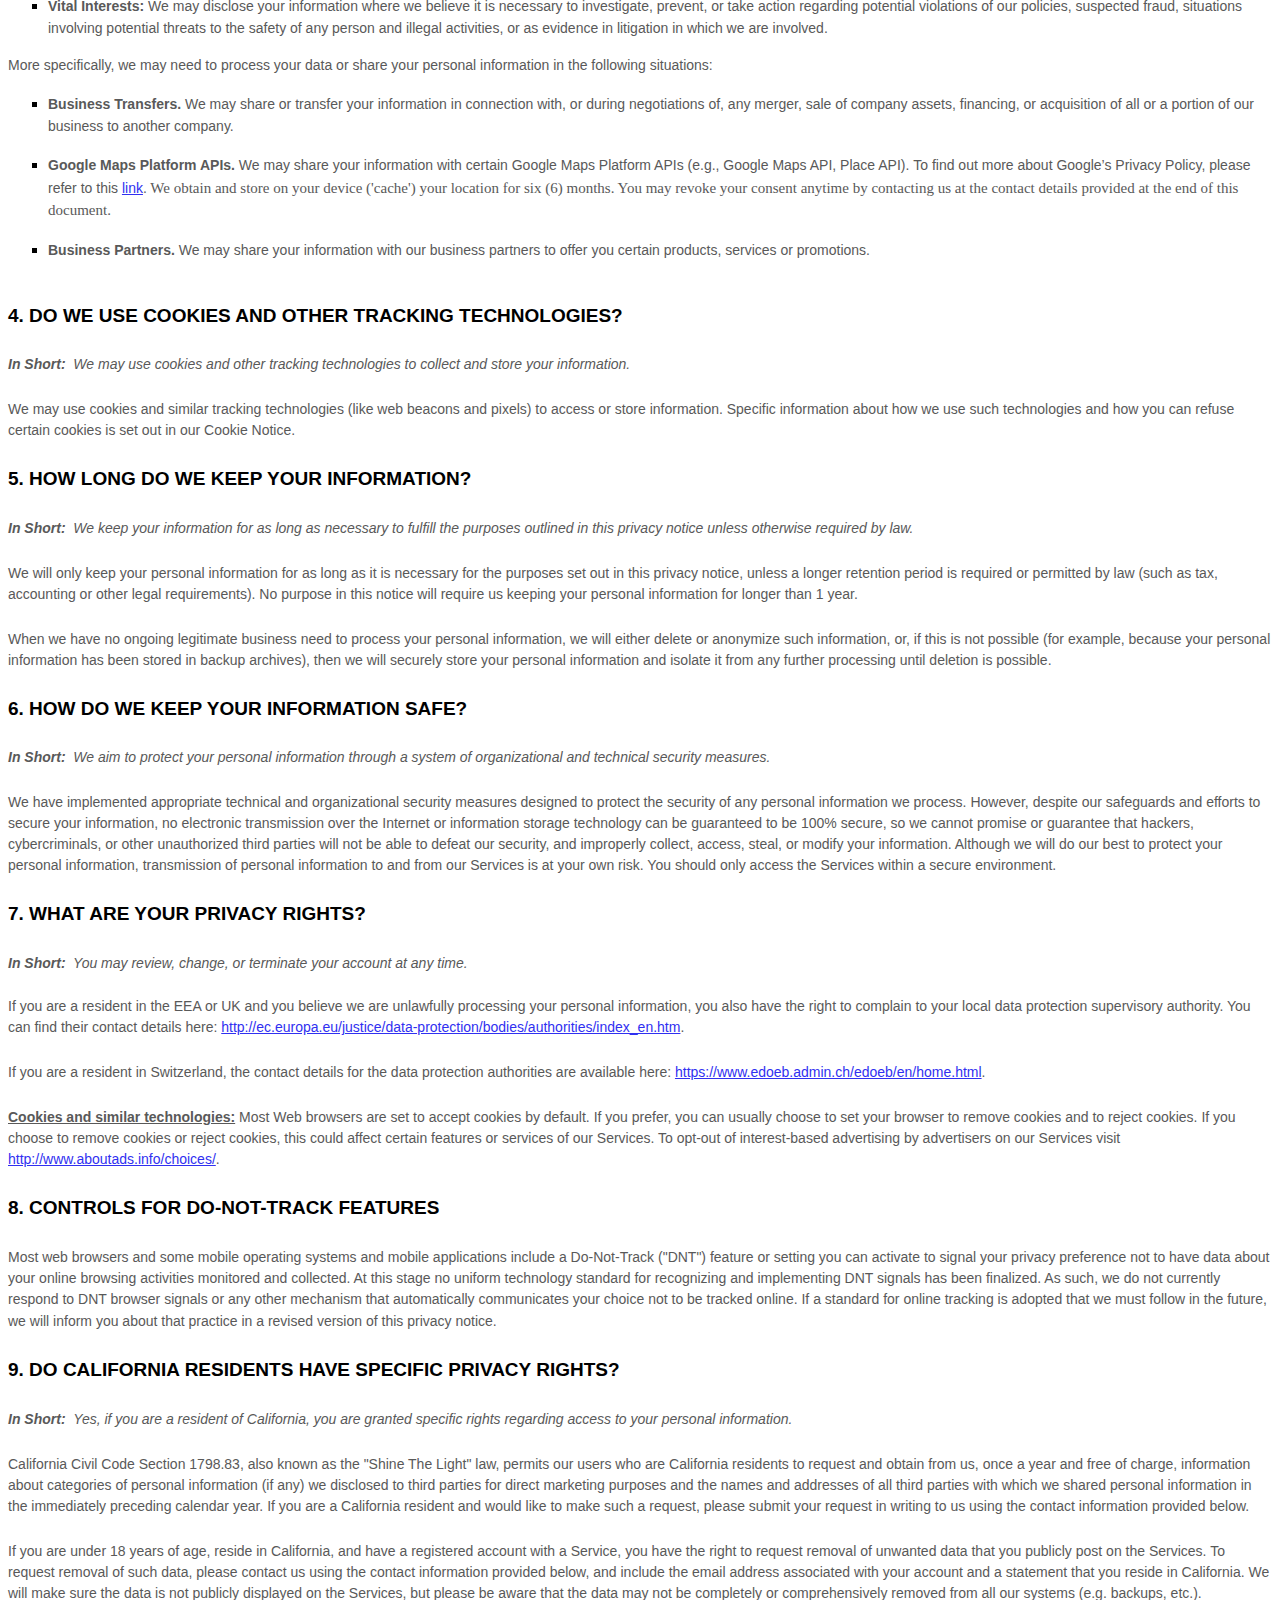
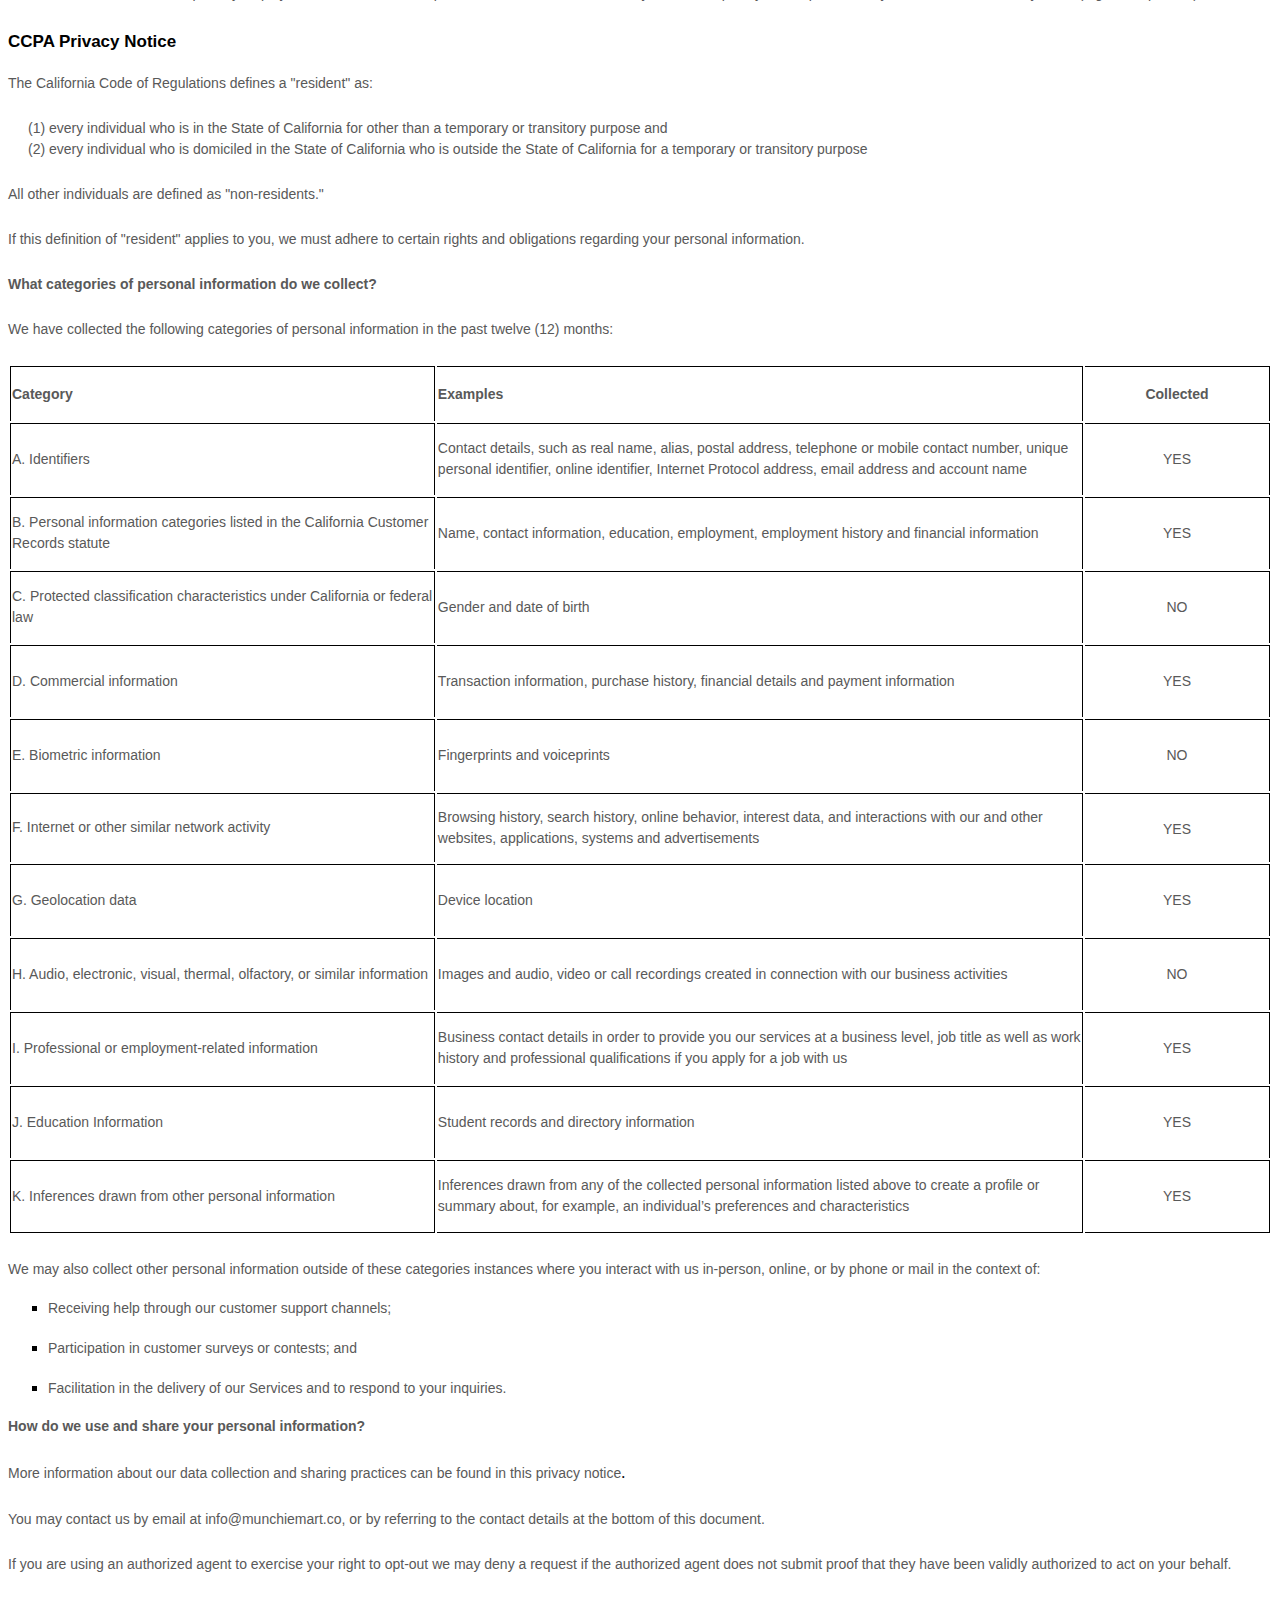
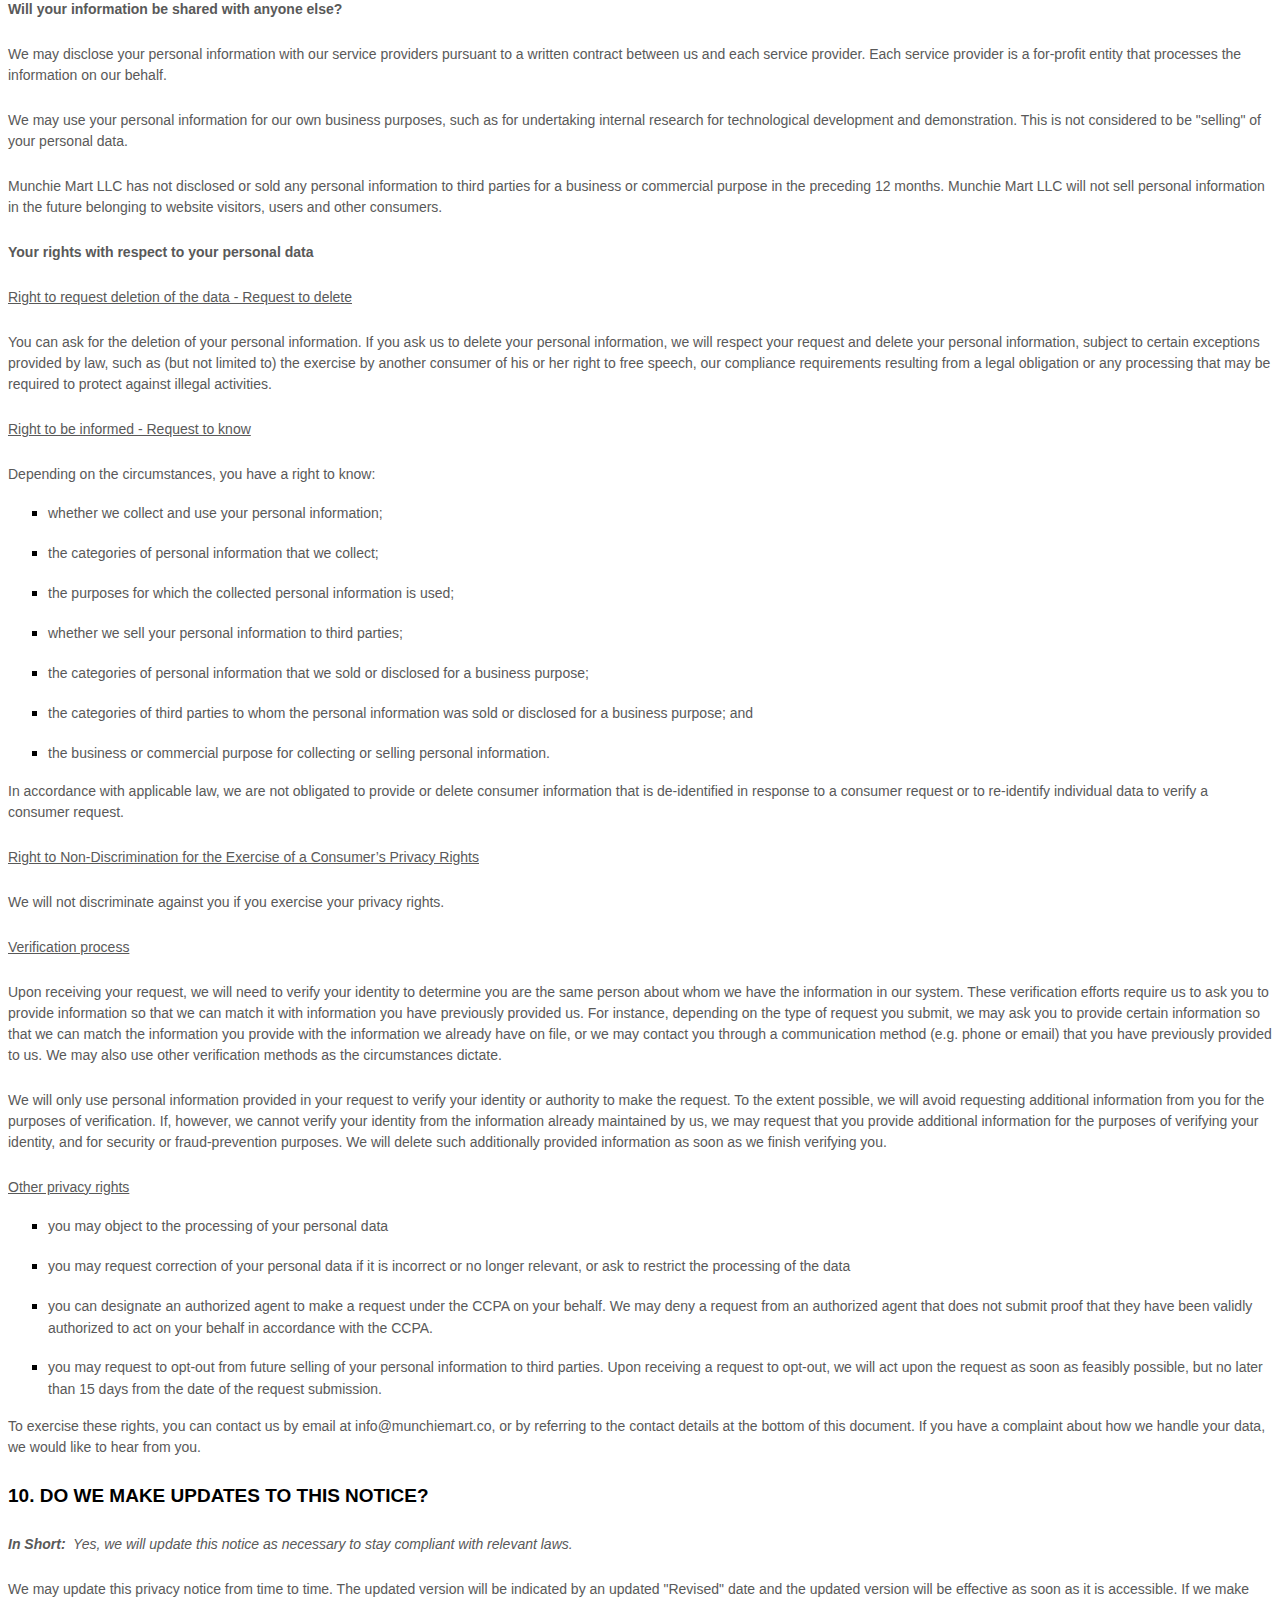
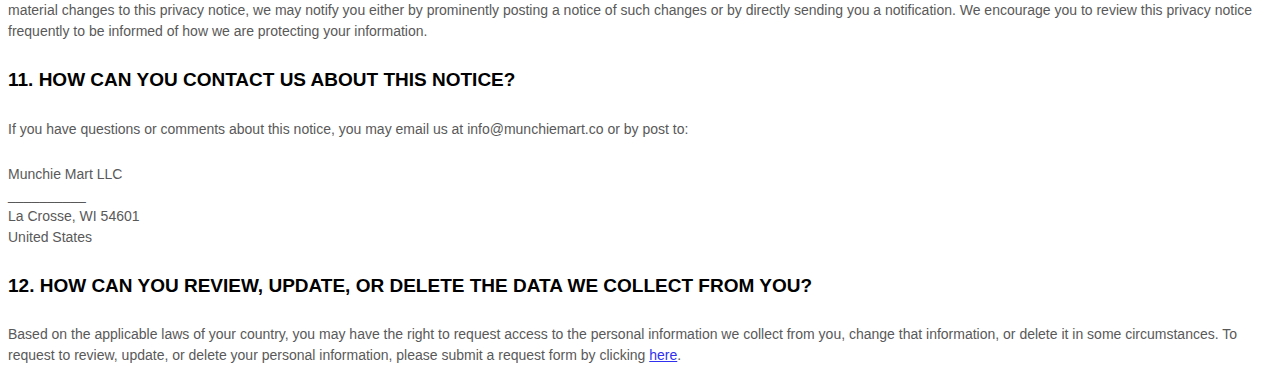
<file: newsletterHTML/privacy_policy.html>
<html>

<head>
	<title>Privacy Policy | Munchie Mart</title>
	<link rel="shortcut icon" href="images/favicon.png" type="image/x-icon">
	<link href="https://fonts.googleapis.com/css?family=Roboto:300,400,500,700" rel="stylesheet">
</head>


<style>
  [data-custom-class='body'], [data-custom-class='body'] * {
          background: transparent !important;
        }
[data-custom-class='title'], [data-custom-class='title'] * {
          font-family: Arial !important;
font-size: 26px !important;
color: #000000 !important;
        }
[data-custom-class='subtitle'], [data-custom-class='subtitle'] * {
          font-family: Arial !important;
color: #595959 !important;
font-size: 14px !important;
        }
[data-custom-class='heading_1'], [data-custom-class='heading_1'] * {
          font-family: Arial !important;
font-size: 19px !important;
color: #000000 !important;
        }
[data-custom-class='heading_2'], [data-custom-class='heading_2'] * {
          font-family: Arial !important;
font-size: 17px !important;
color: #000000 !important;
        }
[data-custom-class='body_text'], [data-custom-class='body_text'] * {
          color: #595959 !important;
font-size: 14px !important;
font-family: Arial !important;
        }
[data-custom-class='link'], [data-custom-class='link'] * {
          color: #3030F1 !important;
font-size: 14px !important;
font-family: Arial !important;
word-break: break-word !important;
        }
</style>

      <div data-custom-class="body">
      <div><strong><span style="font-size: 26px;"><span data-custom-class="title">PRIVACY NOTICE</span></span></strong></div><div><br></div><div><span style="color: rgb(127, 127, 127);"><strong><span style="font-size: 15px;"><span data-custom-class="subtitle">Last updated <bdt class="question">October 28, 2020</bdt></span></span></strong></span></div><div><br></div><div><br></div><div><br></div><div style="line-height: 1.5;"><span style="color: rgb(127, 127, 127);"><span style="color: rgb(89, 89, 89); font-size: 15px;"><span data-custom-class="body_text">Thank you for choosing to be part of our community at <bdt class="question">Munchie Mart LLC</bdt><span style="color: rgb(89, 89, 89);"><span data-custom-class="body_text"><bdt class="block-component"></bdt></span></span>, doing business as <span style="color: rgb(89, 89, 89);"><span data-custom-class="body_text"><bdt class="question">Munchie Mart</bdt><bdt class="statement-end-if-in-editor"></bdt></span></span> ("<span style="color: rgb(89, 89, 89);"><span data-custom-class="body_text"><bdt class="block-component"></bdt><bdt class="question"><strong>Munchie Mart</strong></bdt><bdt class="else-block"></span></bdt></span></span></span></span></span><span data-custom-class="body_text">", "<strong>we</strong>", "<strong>us</strong>", "<strong>our</strong>"). We are committed to protecting your personal information and your right to privacy. If you have any questions or concerns about this privacy notice, or our practices with regards to your personal information, please contact us at <bdt class="question">info@munchiemart.co</bdt>.</span></span></span></div><div style="line-height: 1.5;"><span style="font-size: 15px;"><br></span></div><div style="line-height: 1.5;"><span style="font-size: 15px;"><span style="color: rgb(127, 127, 127);"><span data-custom-class="body_text">When you <span style="color: rgb(89, 89, 89);"><span data-custom-class="body_text"><bdt class="block-component"></bdt></span></span>visit our website <bdt class="question"><a href="http://www.munchiemart.co" target="_blank" data-custom-class="link">http://www.munchiemart.co</a></bdt> (the "<strong>Website</strong>"), <span style="color: rgb(89, 89, 89);"><span data-custom-class="body_text"><bdt class="statement-end-if-in-editor"></bdt><bdt class="block-component"></bdt><bdt class="forloop-component"></bdt><bdt class="block-component"></bdt></span></span>use our mobile application, <span style="color: rgb(89, 89, 89);"><span data-custom-class="body_text"><bdt class="statement-end-if-in-editor"></bdt><bdt class="block-component"></bdt><bdt class="forloop-component"></bdt><bdt class="statement-end-if-in-editor"></bdt><bdt class="block-component"></bdt></span></span>as the case may be (the "<strong>App</strong>")<span style="color: rgb(89, 89, 89);"><span data-custom-class="body_text"><bdt class="statement-end-if-in-editor"></bdt></span></span> and more generally, use any of our services (the "<strong>Services</strong>", which include the </span><span style="color: rgb(89, 89, 89);"><span data-custom-class="body_text"><span style="color: rgb(89, 89, 89);"><span data-custom-class="body_text"><bdt class="block-component"><span data-custom-class="body_text"></span></bdt>Website<span style="color: rgb(89, 89, 89);"><span data-custom-class="body_text"><bdt class="statement-end-if-in-editor"></bdt></span></span><bdt class="block-component"></bdt> and <bdt class="statement-end-if-in-editor"></bdt></span></span></span><span data-custom-class="body_text"><span style="color: rgb(89, 89, 89);"><span data-custom-class="body_text"><bdt class="block-component"></bdt>App<bdt class="statement-end-if-in-editor"><span data-custom-class="body_text"></span></bdt></span></span></span></span><span data-custom-class="body_text">), we appreciate that you are trusting us with your personal information. We take your privacy very seriously. In this privacy notice, we seek to explain to you in the clearest way possible what information we collect, how we use it and what rights you have in relation to it. We hope you take some time to read through it carefully, as it is important. If there are any terms in this privacy notice that you do not agree with, please discontinue use of our Services immediately.</span></span></span></div><div style="line-height: 1.5;"><span style="font-size: 15px;"><br></span></div><div style="line-height: 1.5;"><span style="font-size: 15px;"><span style="color: rgb(127, 127, 127);"><span style="color: rgb(89, 89, 89);"><span data-custom-class="body_text">This privacy notice applies to all information collected through our Services (which, as described above, includes our </span><span style="color: rgb(89, 89, 89);"><span data-custom-class="body_text"><bdt class="block-component"><span data-custom-class="body_text"></span></bdt>Website<span style="color: rgb(89, 89, 89);"><span data-custom-class="body_text"><bdt class="statement-end-if-in-editor"></bdt></span></span><bdt class="block-component"></bdt> and <bdt class="statement-end-if-in-editor"><bdt class="block-component"></bdt></bdt></span><span data-custom-class="body_text">App<span style="color: rgb(89, 89, 89);"><span data-custom-class="body_text"><bdt class="statement-end-if-in-editor"><span data-custom-class="body_text"></span></bdt></span></span></span></span><span data-custom-class="body_text">), as well as, any related services, sales, marketing or events.</span></span></span></span></div><div style="line-height: 1.5;"><span style="font-size: 15px;"><br></span></div><div style="line-height: 1.5;"><span style="font-size: 15px;"><span style="color: rgb(127, 127, 127);"><span style="color: rgb(89, 89, 89);"><span data-custom-class="body_text"><strong>Please read this privacy notice carefully as it will help you understand what we do with the information that we collect.</strong></span></span></span></span></div><div style="line-height: 1.5;"><span style="font-size: 15px;"><br></span></div><div style="line-height: 1.5;"><span style="font-size: 15px;"><span style="color: rgb(127, 127, 127);"><span style="color: rgb(0, 0, 0);"><strong><span data-custom-class="heading_1">TABLE OF CONTENTS</span></strong></span></span></span></div><div style="line-height: 1.5;"><span style="font-size: 15px;"><br></span></div><div style="line-height: 1.5;"><span style="font-size: 15px;"><a data-custom-class="link" href="#infocollect"><span style="color: rgb(89, 89, 89);">1. WHAT INFORMATION DO WE COLLECT?</span></a><span style="color: rgb(127, 127, 127);"><span style="color: rgb(89, 89, 89);"><span data-custom-class="body_text"><span style="color: rgb(89, 89, 89);"><bdt class="block-component"></bdt></span></span></span></span></span></div><div style="line-height: 1.5;"><span style="font-size: 15px;"><a data-custom-class="link" href="#infouse"><span style="color: rgb(89, 89, 89);">2. HOW DO WE USE YOUR INFORMATION?</span></a><span style="color: rgb(127, 127, 127);"><span style="color: rgb(89, 89, 89);"><span data-custom-class="body_text"><span style="color: rgb(89, 89, 89);"><span style="color: rgb(89, 89, 89);"><bdt class="statement-end-if-in-editor"></bdt></span></span></span></span></span></span></div><div style="line-height: 1.5;"><span style="font-size: 15px;"><span style="color: rgb(89, 89, 89);"><a data-custom-class="link" href="#infoshare">3. WILL YOUR INFORMATION BE SHARED WITH ANYONE?</a></span><span style="color: rgb(127, 127, 127);"><span style="color: rgb(89, 89, 89);"><span data-custom-class="body_text"><span style="color: rgb(89, 89, 89);"><bdt class="block-component"></bdt></span><bdt class="block-component"></bdt></span></span></span></span></span></div><div style="line-height: 1.5;"><span style="font-size: 15px;"><a data-custom-class="link" href="#cookies"><span style="color: rgb(89, 89, 89);">4. DO WE USE COOKIES AND OTHER TRACKING TECHNOLOGIES?</span></a><span style="color: rgb(127, 127, 127);"><span style="color: rgb(89, 89, 89);"><span data-custom-class="body_text"><span style="color: rgb(89, 89, 89);"><bdt class="statement-end-if-in-editor"></bdt></span></span></span></span></span><span style="font-size: 15px;"><span style="color: rgb(127, 127, 127);"><span style="color: rgb(89, 89, 89);"><span data-custom-class="body_text"><span style="color: rgb(89, 89, 89);"><span style="color: rgb(89, 89, 89);"><span style="color: rgb(89, 89, 89);"><bdt class="block-component"></bdt></span></span><bdt class="block-component"></bdt><bdt class="block-component"></bdt></span></span></span></span></span></div><div style="line-height: 1.5;"><span style="font-size: 15px;"><a data-custom-class="link" href="#inforetain"><span style="color: rgb(89, 89, 89);">5. HOW LONG DO WE KEEP YOUR INFORMATION?</span></a><span style="color: rgb(127, 127, 127);"><span style="color: rgb(89, 89, 89);"><span data-custom-class="body_text"><span style="color: rgb(89, 89, 89);"><span style="color: rgb(89, 89, 89);"><bdt class="block-component"></bdt></span></span></span></span></span></span></div><div style="line-height: 1.5;"><span style="font-size: 15px;"><a data-custom-class="link" href="#infosafe"><span style="color: rgb(89, 89, 89);">6. HOW DO WE KEEP YOUR INFORMATION SAFE?</span></a><span style="color: rgb(127, 127, 127);"><span style="color: rgb(89, 89, 89);"><span data-custom-class="body_text"><span style="color: rgb(89, 89, 89);"><bdt class="statement-end-if-in-editor"></bdt><bdt class="block-component"></bdt></span></span></span></span></span></div><div style="line-height: 1.5;"><span style="font-size: 15px;"><span style="color: rgb(89, 89, 89);"><a data-custom-class="link" href="#privacyrights">7. WHAT ARE YOUR PRIVACY RIGHTS?</a></span></span></div><div style="line-height: 1.5;"><span style="font-size: 15px;"><a data-custom-class="link" href="#DNT"><span style="color: rgb(89, 89, 89);">8. CONTROLS FOR DO-NOT-TRACK FEATURES</span></a></span></div><div style="line-height: 1.5;"><span style="font-size: 15px;"><a data-custom-class="link" href="#caresidents"><span style="color: rgb(89, 89, 89);">9. DO CALIFORNIA RESIDENTS HAVE SPECIFIC PRIVACY RIGHTS?</span></a></span></div><div style="line-height: 1.5;"><span style="font-size: 15px;"><a data-custom-class="link" href="#policyupdates"><span style="color: rgb(89, 89, 89);">10. DO WE MAKE UPDATES TO THIS NOTICE?</span></a></span></div><div style="line-height: 1.5;"><a data-custom-class="link" href="#contact"><span style="color: rgb(89, 89, 89); font-size: 15px;">11. HOW CAN YOU CONTACT US ABOUT THIS NOTICE?</span></a></div><div style="line-height: 1.5;"><a data-custom-class="link" href="#request"><span style="color: rgb(89, 89, 89);">12. HOW CAN YOU REVIEW, UPDATE OR DELETE THE DATA WE COLLECT FROM YOU?</span></a></div><div style="line-height: 1.5;"><br></div><div id="infocollect" style="line-height: 1.5;"><span style="color: rgb(127, 127, 127);"><span style="color: rgb(89, 89, 89); font-size: 15px;"><span style="font-size: 15px; color: rgb(89, 89, 89);"><span style="font-size: 15px; color: rgb(89, 89, 89);"><span id="control" style="color: rgb(0, 0, 0);"><strong><span data-custom-class="heading_1">1. WHAT INFORMATION DO WE COLLECT?</span></strong><span data-custom-class="heading_1"><bdt class="block-component"><span data-custom-class="body_text"></span></bdt></span></span></span></span></span></span></div><div style="line-height: 1.5;"><span data-custom-class="heading_2" style="color: rgb(0, 0, 0);"><span style="font-size: 15px;"><strong><u><br></u></strong><strong>Personal information you disclose to us</strong></span></span></div><div><div><br></div><div style="line-height: 1.5;"><span style="color: rgb(127, 127, 127);"><span style="color: rgb(89, 89, 89); font-size: 15px;"><span data-custom-class="body_text"><span style="font-size: 15px; color: rgb(89, 89, 89);"><span style="font-size: 15px; color: rgb(89, 89, 89);"><span data-custom-class="body_text"><strong><em>In Short: </em></strong></span></span></span></span><span data-custom-class="body_text"><span style="font-size: 15px; color: rgb(89, 89, 89);"><span style="font-size: 15px; color: rgb(89, 89, 89);"><span data-custom-class="body_text"><strong><em> </em></strong><em>We collect personal information that you provide to us.</em></span></span></span></span></span></span></div></div><div style="line-height: 1.5;"><br></div><div style="line-height: 1.5;"><span style="font-size: 15px; color: rgb(89, 89, 89);"><span style="font-size: 15px; color: rgb(89, 89, 89);"><span data-custom-class="body_text">We collect personal information that you voluntarily provide to us when you <span style="font-size: 15px;"><bdt class="block-component"></bdt></span></span><span data-custom-class="body_text">express an interest in obtaining information about us or our products and Services, when you participate in activities on the <span style="font-size: 15px;"><bdt class="block-component"></bdt><bdt class="block-component"></bdt>Services<bdt class="statement-end-if-in-editor"></bdt><bdt class="block-component"></bdt></span><bdt class="block-component"></bdt></span></span><span data-custom-class="body_text"> or otherwise when you contact us.</span></span></span></div><div style="line-height: 1.5;"><br></div><div style="line-height: 1.5;"><span style="font-size: 15px; color: rgb(89, 89, 89);"><span style="font-size: 15px; color: rgb(89, 89, 89);"><span data-custom-class="body_text">The personal information that we collect depends on the context of your interactions with us and the <span style="font-size: 15px;"><span data-custom-class="body_text"><bdt class="block-component"></bdt><bdt class="block-component"></bdt>Services<bdt class="statement-end-if-in-editor"></bdt><bdt class="block-component"></bdt></span>, the choices you make and the products and features you use. The personal information we collect may include the following:<bdt class="block-component"></bdt></span></span></span></span></div><div style="line-height: 1.5;"><br></div><div style="line-height: 1.5;"><span style="font-size: 15px; color: rgb(89, 89, 89);"><span style="font-size: 15px; color: rgb(89, 89, 89);"><span data-custom-class="body_text"><strong>Personal Information Provided by You.</strong> We collect <span style="font-size: 15px;"><span data-custom-class="body_text"><bdt class="forloop-component"></bdt><bdt class="question">names</bdt>; </span><span data-custom-class="body_text"><bdt class="forloop-component"></bdt><bdt class="question">phone numbers</bdt>; </span><span data-custom-class="body_text"><bdt class="forloop-component"></bdt><bdt class="question">email addresses</bdt>; </span><span data-custom-class="body_text"><bdt class="forloop-component"></bdt><bdt class="question">mailing addresses</bdt>; </span><span data-custom-class="body_text"><bdt class="forloop-component"></bdt><bdt class="question">debit/credit card numbers</bdt>; </span><span data-custom-class="body_text"><bdt class="forloop-component"></bdt>and other similar information.</span><span data-custom-class="body_text"><bdt class="statement-end-if-in-editor"></bdt><bdt class="block-component"></bdt></span></span></span></span></span></div><div style="line-height: 1.5;"><br></div><div style="line-height: 1.5;"><span style="font-size: 15px; color: rgb(89, 89, 89);"><span style="font-size: 15px; color: rgb(89, 89, 89);"><span data-custom-class="body_text"><strong>Payment Data.</strong> We may collect data necessary to process your payment if you make purchases, such as your payment instrument number (such as a credit card number), and the security code associated with your payment instrument. All payment data is stored by<bdt class="forloop-component"></bdt><span style="font-size: 15px; color: rgb(89, 89, 89);"><span style="font-size: 15px; color: rgb(89, 89, 89);"><span data-custom-class="body_text"><span style="font-size: 15px;"><span data-custom-class="body_text"><bdt class="block-component"></bdt></span></span></span></span></span> <bdt class="question">Square</bdt><span style="font-size: 15px; color: rgb(89, 89, 89);"><span style="font-size: 15px; color: rgb(89, 89, 89);"><span data-custom-class="body_text"><span style="font-size: 15px; color: rgb(89, 89, 89);"><span style="font-size: 15px; color: rgb(89, 89, 89);"><span data-custom-class="body_text"><span style="font-size: 15px;"><span data-custom-class="body_text"><bdt class="block-component"></bdt></span></span></span></span><span style="font-size: 15px; color: rgb(89, 89, 89);"><span data-custom-class="body_text"><span style="font-size: 15px;"><span style="color: rgb(89, 89, 89);"><span data-custom-class="body_text"><span style="font-size: 15px;"><span style="color: rgb(89, 89, 89);"><span data-custom-class="body_text"><span style="color: rgb(89, 89, 89);"><span style="font-size: 15px;"><span data-custom-class="body_text"><bdt class="forloop-component"></bdt></span></span></span></span></span></span></span></span></span></span></span></span>. You may find their privacy notice link(s) here:<span style="font-size: 15px; color: rgb(89, 89, 89);"><span style="font-size: 15px; color: rgb(89, 89, 89);"><span data-custom-class="body_text"><bdt class="forloop-component"></bdt><span style="font-size: 15px; color: rgb(89, 89, 89);"><span style="font-size: 15px; color: rgb(89, 89, 89);"><span data-custom-class="body_text"><span style="font-size: 15px;"><span data-custom-class="body_text"><bdt class="block-component"></bdt></span></span></span></span></span></span></span></span> <bdt class="question"><a href="https://squareup.com/us/en/legal/general/privacy" target="_blank" data-custom-class="link">https://squareup.com/us/en/legal/general/privacy</a></bdt><span style="font-size: 15px; color: rgb(89, 89, 89);"><span style="font-size: 15px; color: rgb(89, 89, 89);"><span data-custom-class="body_text"><span style="font-size: 15px; color: rgb(89, 89, 89);"><span style="font-size: 15px; color: rgb(89, 89, 89);"><span data-custom-class="body_text"><span style="font-size: 15px; color: rgb(89, 89, 89);"><span style="font-size: 15px; color: rgb(89, 89, 89);"><span data-custom-class="body_text"><span style="font-size: 15px;"><span data-custom-class="body_text"><bdt class="block-component"></bdt></span></span></span></span></span></span></span></span><bdt class="forloop-component"></bdt><span style="font-size: 15px;"><span data-custom-class="body_text">.</span><span data-custom-class="body_text"><bdt class="statement-end-if-in-editor"><bdt class="block-component"></bdt></bdt></span></span></span></span></div><div style="line-height: 1.5;"><br></div><div style="line-height: 1.5;"><span style="font-size: 15px; color: rgb(89, 89, 89);"><span style="font-size: 15px; color: rgb(89, 89, 89);"><span data-custom-class="body_text">All personal information that you provide to us must be true, complete and accurate, and you must notify us of any changes to such personal information.<span style="font-size: 15px;"><bdt class="statement-end-if-in-editor"><bdt class="statement-end-if-in-editor"></bdt></bdt></span><bdt class="block-component"></bdt></span></span></span></div><div style="line-height: 1.5;"><span data-custom-class="heading_2" style="color: rgb(0, 0, 0);"><span style="font-size: 15px;"><strong><u><br></u></strong><strong>Information automatically collected</strong></span></span></div><div><div><br></div><div style="line-height: 1.5;"><span style="color: rgb(127, 127, 127);"><span style="color: rgb(89, 89, 89); font-size: 15px;"><span data-custom-class="body_text"><span style="font-size: 15px; color: rgb(89, 89, 89);"><span style="font-size: 15px; color: rgb(89, 89, 89);"><span data-custom-class="body_text"><strong><em>In Short: </em></strong></span></span></span></span><span data-custom-class="body_text"><span style="font-size: 15px; color: rgb(89, 89, 89);"><span style="font-size: 15px; color: rgb(89, 89, 89);"><span data-custom-class="body_text"><strong><em> </em></strong><em>Some information — such as your Internet Protocol (IP) address and/or browser and device characteristics — is collected automatically when you visit our <span data-custom-class="body_text"><em><span data-custom-class="body_text"><span style="font-size: 15px;"><span data-custom-class="body_text"><bdt class="block-component"></bdt><bdt class="block-component"></bdt>Services<bdt class="statement-end-if-in-editor"></bdt><bdt class="block-component"></bdt></span></span></span></em></span>.</em></span></span></span></span></span></span></div></div><div style="line-height: 1.5;"><br></div><div style="line-height: 1.5;"><span style="font-size: 15px; color: rgb(89, 89, 89);"><span style="font-size: 15px; color: rgb(89, 89, 89);"><span data-custom-class="body_text">We automatically collect certain information when you visit, use or navigate the <span style="font-size: 15px;"><span data-custom-class="body_text"><bdt class="block-component"></bdt><bdt class="block-component"></bdt>Services<bdt class="statement-end-if-in-editor"></bdt><bdt class="block-component"></bdt></span></span>. This information does not reveal your specific identity (like your name or contact information) but may include device and usage information, such as your IP address, browser and device characteristics, operating system, language preferences, referring URLs, device name, country, location, information about how and when you use our <span style="font-size: 15px;"><span data-custom-class="body_text"><bdt class="block-component"></bdt><bdt class="block-component"></bdt>Services<bdt class="statement-end-if-in-editor"></bdt><bdt class="block-component"></bdt></span></span> and other technical information. This information is primarily needed to maintain the security and operation of our <span style="font-size: 15px;"><span data-custom-class="body_text"><bdt class="block-component"></bdt><bdt class="block-component"></bdt>Services<bdt class="statement-end-if-in-editor"></bdt><bdt class="block-component"></bdt></span></span>, and for our internal analytics and reporting purposes.<bdt class="block-component"></bdt></span></span></span></div><div style="line-height: 1.5;"><br></div><div style="line-height: 1.5;"><span style="font-size: 15px; color: rgb(89, 89, 89);"><span style="font-size: 15px; color: rgb(89, 89, 89);"><span data-custom-class="body_text">Like many businesses, we also collect information through cookies and similar technologies. <bdt class="block-component"></bdt><bdt class="block-component"></bdt><bdt class="statement-end-if-in-editor"><span data-custom-class="body_text"></span></bdt><bdt class="block-component"></bdt></span></span></span></div><div style="line-height: 1.5;"><br></div><div style="line-height: 1.5;"><span style="font-size: 15px; color: rgb(89, 89, 89);"><span style="font-size: 15px; color: rgb(89, 89, 89);"><span data-custom-class="body_text">The information we collect includes:<bdt class="block-component"></bdt></span></span></span></div><ul><li style="line-height: 1.5;"><span style="font-size: 15px; color: rgb(89, 89, 89);"><span style="font-size: 15px; color: rgb(89, 89, 89);"><span data-custom-class="body_text"><em>Log and Usage Data.</em> Log and usage data is service-related, diagnostic, usage and performance information our servers automatically collect when you access or use our <span style="font-size: 15px;"><span style="color: rgb(89, 89, 89);"><span data-custom-class="body_text"><span style="font-size: 15px;"><span data-custom-class="body_text"><bdt class="block-component"></bdt><bdt class="block-component"></bdt>Services<bdt class="statement-end-if-in-editor"></bdt><bdt class="block-component"></bdt></span></span></span></span></span> and which we record in log files. Depending on how you interact with us, this log data may include your IP address, device information, browser type and settings and information about your activity in the <span style="font-size: 15px;"><span style="color: rgb(89, 89, 89);"><span data-custom-class="body_text"><span style="font-size: 15px;"><span data-custom-class="body_text"><bdt class="block-component"></bdt><bdt class="block-component"></bdt>Services<bdt class="statement-end-if-in-editor"></bdt><bdt class="block-component"></bdt></span></span></span></span> </span>(such as the date/time stamps associated with your usage, pages and files viewed, searches and other actions you take such as which features you use), device event information (such as system activity, error reports (sometimes called 'crash dumps') and hardware settings).<span style="font-size: 15px;"><span style="color: rgb(89, 89, 89);"><span data-custom-class="body_text"><span style="font-size: 15px;"><span style="color: rgb(89, 89, 89);"><bdt class="statement-end-if-in-editor"></bdt></span></span></span></span></span></span></span></span></li></ul><div><bdt class="block-component"><span style="font-size: 15px;"></span></bdt></div><ul><li style="line-height: 1.5;"><span style="font-size: 15px; color: rgb(89, 89, 89);"><span style="font-size: 15px; color: rgb(89, 89, 89);"><span data-custom-class="body_text"><em>Device Data.</em> We collect device data such as information about your computer, phone, tablet or other device you use to access the <span style="font-size: 15px;"><span data-custom-class="body_text"><bdt class="block-component"></bdt><bdt class="block-component"></bdt>Services<bdt class="statement-end-if-in-editor"></bdt><bdt class="block-component"></bdt></span></span>. Depending on the device used, this device data may include information such as your IP address (or proxy server), device and application identification numbers, location, browser type, hardware model Internet service provider and/or mobile carrier, operating system and system configuration information.<span style="font-size: 15px;"><span style="color: rgb(89, 89, 89);"><span data-custom-class="body_text"><span style="font-size: 15px;"><span style="color: rgb(89, 89, 89);"><bdt class="statement-end-if-in-editor"></bdt></span></span></span></span></span></span></span></span></li></ul><div><bdt class="block-component"><span style="font-size: 15px;"></span></bdt></div><ul><li style="line-height: 1.5;"><span style="font-size: 15px; color: rgb(89, 89, 89);"><span style="font-size: 15px; color: rgb(89, 89, 89);"><span data-custom-class="body_text"><em>Location Data.</em> We collect location data such as information about your device's location, which can be either precise or imprecise. How much information we collect depends on the type and settings of the device you use to access the <span style="font-size: 15px;"><span style="color: rgb(89, 89, 89);"><span data-custom-class="body_text"><span style="font-size: 15px;"><span data-custom-class="body_text"><bdt class="block-component"></bdt><bdt class="block-component"></bdt>Services<bdt class="statement-end-if-in-editor"></bdt><bdt class="block-component"></bdt></span></span></span></span></span>. For example, we may use GPS and other technologies to collect geolocation data that tells us your current location (based on your IP address). You can opt out of allowing us to collect this information either by refusing access to the information or by disabling your Location setting on your device. Note however, if you choose to opt out, you may not be able to use certain aspects of the Services.<span style="font-size: 15px;"><span style="color: rgb(89, 89, 89);"><span data-custom-class="body_text"><span style="font-size: 15px;"><span style="color: rgb(89, 89, 89);"><bdt class="statement-end-if-in-editor"></bdt></span></span></span></span></span></span></span></span></li></ul><div><bdt class="block-component"><span style="font-size: 15px;"></bdt></bdt><bdt class="statement-end-if-in-editor"></bdt><span data-custom-class="body_text"><span style="font-size: 15px;"><bdt class="statement-end-if-in-editor"><bdt class="statement-end-if-in-editor"><span style="font-size: 15px;"><span data-custom-class="body_text"><span style="font-size: 15px;"><span data-custom-class="body_text"><bdt class="statement-end-if-in-editor"><bdt class="statement-end-if-in-editor"><bdt class="block-component"></bdt></bdt></bdt></span></span></span></span></bdt></bdt></span></span></bdt></span></span></span></div><div style="line-height: 1.5;"><span data-custom-class="heading_2" style="color: rgb(0, 0, 0);"><span style="font-size: 15px;"><strong><u><br></u></strong><strong>Information collected through our App</strong></span></span></div><div><div><br></div><div style="line-height: 1.5;"><span style="color: rgb(127, 127, 127);"><span style="color: rgb(89, 89, 89); font-size: 15px;"><span data-custom-class="body_text"><span style="font-size: 15px; color: rgb(89, 89, 89);"><span style="font-size: 15px; color: rgb(89, 89, 89);"><span data-custom-class="body_text"><strong><em>In Short: </em></strong></span></span></span></span><span data-custom-class="body_text"><span style="font-size: 15px; color: rgb(89, 89, 89);"><span style="font-size: 15px; color: rgb(89, 89, 89);"><span data-custom-class="body_text"><strong><em> </em></strong><em>We collect information regarding your <span data-custom-class="body_text" style="font-size: 15px;"><bdt class="block-component"></bdt> geolocation,<bdt class="statement-end-if-in-editor"></bdt><bdt class="block-component"></bdt> mobile device,<bdt class="statement-end-if-in-editor"></bdt><bdt class="block-component"></bdt><bdt class="forloop-component"></bdt><bdt class="block-component"></bdt><bdt class="forloop-component"></bdt></span> when you use our App.</em></span></span></span></span></span></span></div></div><div style="line-height: 1.5;"><br></div><div style="line-height: 1.5;"><span style="font-size: 15px; color: rgb(89, 89, 89);"><span style="font-size: 15px; color: rgb(89, 89, 89);"><span data-custom-class="body_text">If you use our App, we also collect the following information:<bdt class="block-component"></bdt></span></span></span></div><ul><li style="line-height: 1.5;"><span style="font-size: 15px; color: rgb(89, 89, 89);"><span style="font-size: 15px; color: rgb(89, 89, 89);"><span data-custom-class="body_text"><em>Geolocation Information.</em> We may request access or permission to and track location-based information from your mobile device, either continuously or while you are using our App, to provide certain location-based services. If you wish to change our access or permissions, you may do so in your device's settings.<span style="font-size: 15px;"><span style="color: rgb(89, 89, 89);"><span data-custom-class="body_text"><span style="font-size: 15px;"><span style="color: rgb(89, 89, 89);"><bdt class="statement-end-if-in-editor"></bdt></span></span></span></span></span></span></span></span></li></ul><div><bdt class="block-component"><span style="font-size: 15px;"></bdt></span></span></span></span></span></span></span></span></li></ul><div><bdt class="block-component"><span style="font-size: 15px;"></span></bdt></div><ul><li style="line-height: 1.5;"><span style="font-size: 15px; color: rgb(89, 89, 89);"><span style="font-size: 15px; color: rgb(89, 89, 89);"><span data-custom-class="body_text"><em>Mobile Device Data. </em>We automatically collect device information (such as your mobile device ID, model and manufacturer), operating system, version information and system configuration information, device and application identification numbers, browser type and version, hardware model Internet service provider and/or mobile carrier, and Internet Protocol (IP) address (or proxy server). If you are using our App, we may also collect information about the phone network associated with your mobile device, your mobile device’s operating system or platform, the type of mobile device you use, your mobile device’s unique device ID and information about the features of our App you accessed.<span style="font-size: 15px;"><span style="color: rgb(89, 89, 89);"><span data-custom-class="body_text"><span style="font-size: 15px;"><span style="color: rgb(89, 89, 89);"><bdt class="statement-end-if-in-editor"></bdt></span></span></span></span></span></span></span></span></li></ul><div><bdt class="block-component"><span style="font-size: 15px;"></bdt></span></span></span></span></span></span></span></span></li></ul><div><bdt class="block-component"><bdt class="forloop-component"><span style="font-size: 15px;"></span></bdt><span style="font-size: 15px;"></bdt></span></span></span></span><bdt class="forloop-component"></bdt></span></span></span></span></span></span></span></span></li></ul><div style="line-height: 1.5;"><span style="font-size: 15px; color: rgb(89, 89, 89);"><span style="font-size: 15px; color: rgb(89, 89, 89);"><span data-custom-class="body_text">This information is primarily needed to maintain the security and operation of our App, for troubleshooting and for our internal analytics and reporting purposes.<span style="font-size: 15px;"><span data-custom-class="body_text"><span style="font-size: 15px;"><span data-custom-class="body_text"><bdt class="statement-end-if-in-editor"><bdt class="statement-end-if-in-editor"></bdt></bdt></span></span></span></span><span style="color: rgb(89, 89, 89); font-size: 15px;"><span data-custom-class="body_text"><span style="color: rgb(89, 89, 89); font-size: 15px;"><span data-custom-class="body_text"><bdt class="statement-end-if-in-editor"><bdt class="block-component"></bdt></bdt></span></span></span></span></span></span></span></div><div style="line-height: 1.5;"><span data-custom-class="heading_2" style="color: rgb(0, 0, 0);"><span style="font-size: 15px;"><strong><u><br></u></strong><strong>Information collected from other sources</strong></span></span></div><div><div><br></div><div style="line-height: 1.5;"><span style="color: rgb(127, 127, 127);"><span style="color: rgb(89, 89, 89); font-size: 15px;"><span data-custom-class="body_text"><span style="font-size: 15px; color: rgb(89, 89, 89);"><span style="font-size: 15px; color: rgb(89, 89, 89);"><span data-custom-class="body_text"><strong><em>In Short:  </em></strong><em>We may collect limited data from public databases, marketing partners, <span style="color: rgb(89, 89, 89);"><span style="font-size: 15px;"><em><span data-custom-class="body_text"><bdt class="block-component"></bdt></span></em></span></span>and other outside sources.</em></span></span></span></span></span></span></div></div><div style="line-height: 1.5;"><br></div><div style="line-height: 1.5;"><span style="font-size: 15px; color: rgb(89, 89, 89);"><span style="font-size: 15px; color: rgb(89, 89, 89);"><span data-custom-class="body_text">In order to enhance our ability to provide relevant marketing, offers and services to you and update our records, we may obtain information about you from other sources, such as public databases, joint marketing partners, affiliate programs, data providers,<span style="color: rgb(89, 89, 89);"><span style="font-size: 15px;"><span data-custom-class="body_text"><bdt class="block-component"></bdt></span></span></span> as well as from other third parties. This information includes mailing addresses, job titles, email addresses, phone numbers, intent data (or user behavior data), Internet Protocol (IP) addresses, social media profiles, social media URLs and custom profiles, for purposes of targeted advertising and event promotion.<span style="color: rgb(89, 89, 89);"><span style="font-size: 15px;"><span data-custom-class="body_text"><span style="color: rgb(89, 89, 89);"><span style="font-size: 15px;"><span data-custom-class="body_text"><bdt class="block-component"></bdt></span></span></span></span></span><span style="color: rgb(89, 89, 89);"><bdt class="block-component"><span style="color: rgb(89, 89, 89); font-size: 15px;"><span data-custom-class="body_text"><span style="color: rgb(89, 89, 89); font-size: 15px;"><span data-custom-class="body_text"><bdt class="statement-end-if-in-editor"><bdt class="statement-end-if-in-editor"></bdt></bdt></span></span></span></span></bdt></span></span><bdt class="block-component"></bdt></span></span></span></span></span></span></div><div style="line-height: 1.5;"><br></div><div id="infouse" style="line-height: 1.5;"><span style="color: rgb(127, 127, 127);"><span style="color: rgb(89, 89, 89); font-size: 15px;"><span style="font-size: 15px; color: rgb(89, 89, 89);"><span style="font-size: 15px; color: rgb(89, 89, 89);"><span id="control" style="color: rgb(0, 0, 0);"><strong><span data-custom-class="heading_1">2. HOW DO WE USE YOUR INFORMATION?</span></strong></span></span></span></span></span></div><div><div style="line-height: 1.5;"><br></div><div style="line-height: 1.5;"><span style="color: rgb(127, 127, 127);"><span style="color: rgb(89, 89, 89); font-size: 15px;"><span data-custom-class="body_text"><span style="font-size: 15px; color: rgb(89, 89, 89);"><span style="font-size: 15px; color: rgb(89, 89, 89);"><span data-custom-class="body_text"><strong><em>In Short:  </em></strong><em>We process your information for purposes based on legitimate business interests, the fulfillment of our contract with you, compliance with our legal obligations, and/or your consent.</em></span></span></span></span></span></span></div></div><div style="line-height: 1.5;"><br></div><div style="line-height: 1.5;"><span style="font-size: 15px; color: rgb(89, 89, 89);"><span style="font-size: 15px; color: rgb(89, 89, 89);"><span data-custom-class="body_text">We use personal information collected via our <span style="font-size: 15px;"><span data-custom-class="body_text"><bdt class="block-component"></bdt><bdt class="block-component"></bdt>Services<bdt class="statement-end-if-in-editor"></bdt><bdt class="block-component"></bdt></span></span> for a variety of business purposes described below. We process your personal information for these purposes in reliance on our legitimate business interests, in order to enter into or perform a contract with you, with your consent, and/or for compliance with our legal obligations. We indicate the specific processing grounds we rely on next to each purpose listed below.<bdt class="block-component"></bdt></span></span></span></div><div style="line-height: 1.5;"><br></div><div style="line-height: 1.5;"><span style="font-size: 15px; color: rgb(89, 89, 89);"><span style="font-size: 15px; color: rgb(89, 89, 89);"><span data-custom-class="body_text">We use the information we collect or receive:<bdt class="block-component"></bdt></span></span></span></div><ul><li style="line-height: 1.5;"><span style="font-size: 15px; color: rgb(89, 89, 89);"><span style="font-size: 15px; color: rgb(89, 89, 89);"><span data-custom-class="body_text"><strong>To facilitate account creation and logon process.</strong> If you choose to link your account with us to a third-party account (such as your Google or Facebook account), we use the information you allowed us to collect from those third parties to facilitate account creation and logon process for the performance of the contract.<span style="color: rgb(89, 89, 89); font-size: 15px;"><span style="font-size: 15px;"><span style="color: rgb(89, 89, 89);"><span data-custom-class="body_text"><bdt class="block-component"><span style="font-size: 15px; color: rgb(89, 89, 89);"><span style="font-size: 15px; color: rgb(89, 89, 89);"><span data-custom-class="body_text"><span style="font-size: 15px; color: rgb(89, 89, 89);"><span style="font-size: 15px; color: rgb(89, 89, 89);"><span data-custom-class="body_text"><span style="font-size: 15px;"><span style="color: rgb(89, 89, 89);"><span data-custom-class="body_text"><span style="font-size: 15px;"><span style="color: rgb(89, 89, 89);"><span data-custom-class="body_text"><bdt class="statement-end-if-in-editor"></bdt></span></span></span></span></span></span></span></span></span></span></span></span></bdt></span></span></span></span></span></span></span></span></span></span></span></span></li></ul><div><span style="font-size: 15px; color: rgb(89, 89, 89);"><span style="font-size: 15px; color: rgb(89, 89, 89);"><span data-custom-class="body_text"><bdt class="block-component"></bdt></span></span></span></div><ul><li style="line-height: 1.5;"><span style="font-size: 15px; color: rgb(89, 89, 89);"><span style="font-size: 15px; color: rgb(89, 89, 89);"><span data-custom-class="body_text"><strong>To post testimonials.</strong> We post testimonials on our <span style="font-size: 15px;"><span style="color: rgb(89, 89, 89);"><span data-custom-class="body_text"><span style="font-size: 15px;"><span style="color: rgb(89, 89, 89);"><span data-custom-class="body_text"><bdt class="block-component"></bdt><bdt class="block-component"></bdt>Services<bdt class="statement-end-if-in-editor"></bdt><bdt class="block-component"></bdt></span></span></span></span></span></span> that may contain personal information. Prior to posting a testimonial, we will obtain your consent to use your name and the content of the testimonial. If you wish to update, or delete your testimonial, please contact us at <span style="font-size: 15px;"><span style="color: rgb(89, 89, 89);"><span data-custom-class="body_text"><bdt class="block-component"></bdt><bdt class="question">info@munchiemart.co</bdt><bdt class="else-block"></bdt></span></span></span> and be sure to include your name, testimonial location, and contact information.<span style="font-size: 15px; color: rgb(89, 89, 89);"><span style="font-size: 15px; color: rgb(89, 89, 89);"><span data-custom-class="body_text"><span style="font-size: 15px; color: rgb(89, 89, 89);"><span style="font-size: 15px; color: rgb(89, 89, 89);"><span data-custom-class="body_text"><span style="font-size: 15px;"><span style="color: rgb(89, 89, 89);"><span data-custom-class="body_text"><span style="font-size: 15px;"><span style="color: rgb(89, 89, 89);"><span data-custom-class="body_text"><bdt class="statement-end-if-in-editor"></bdt></span></span></span></span></span></span></span></span></span></span></span></span></span></span></span></li></ul><div><span style="font-size: 15px; color: rgb(89, 89, 89);"><span style="font-size: 15px; color: rgb(89, 89, 89);"><span data-custom-class="body_text"><bdt class="block-component"></bdt></span></span></span></div><ul><li style="line-height: 1.5;"><span style="font-size: 15px; color: rgb(89, 89, 89);"><span style="font-size: 15px; color: rgb(89, 89, 89);"><span data-custom-class="body_text"><strong>Request feedback. </strong>We may use your information to request feedback and to contact you about your use of our <span style="font-size: 15px;"><span style="color: rgb(89, 89, 89);"><span data-custom-class="body_text"><span style="font-size: 15px;"><span style="color: rgb(89, 89, 89);"><span data-custom-class="body_text"><bdt class="block-component"></bdt><bdt class="block-component"></bdt>Services<bdt class="statement-end-if-in-editor"></bdt><bdt class="block-component"></bdt></span></span></span>.<span style="font-size: 15px; color: rgb(89, 89, 89);"><span style="font-size: 15px; color: rgb(89, 89, 89);"><span data-custom-class="body_text"><span style="font-size: 15px; color: rgb(89, 89, 89);"><span style="font-size: 15px; color: rgb(89, 89, 89);"><span data-custom-class="body_text"><span style="font-size: 15px; color: rgb(89, 89, 89);"><span style="font-size: 15px; color: rgb(89, 89, 89);"><span data-custom-class="body_text"><span style="font-size: 15px;"><span style="color: rgb(89, 89, 89);"><span data-custom-class="body_text"><span style="font-size: 15px;"><span style="color: rgb(89, 89, 89);"><span data-custom-class="body_text"><bdt class="statement-end-if-in-editor"></bdt></span></span></span></span></span></span></span></span></span></span></span></span></span></span></span></span></span></span></span></span></span></li></ul><div><span style="font-size: 15px; color: rgb(89, 89, 89);"><span style="font-size: 15px; color: rgb(89, 89, 89);"><span data-custom-class="body_text"><bdt class="block-component"></bdt></span></span></span></div><ul><li style="line-height: 1.5;"><span style="font-size: 15px; color: rgb(89, 89, 89);"><span style="font-size: 15px; color: rgb(89, 89, 89);"><span data-custom-class="body_text"><strong>To enable user-to-user communications.</strong> We may use your information in order to enable user-to-user communications with each user's consent.<span style="font-size: 15px; color: rgb(89, 89, 89);"><span style="font-size: 15px; color: rgb(89, 89, 89);"><span data-custom-class="body_text"><span style="font-size: 15px;"><span style="color: rgb(89, 89, 89);"><span data-custom-class="body_text"><span style="font-size: 15px;"><span style="color: rgb(89, 89, 89);"><span data-custom-class="body_text"><bdt class="statement-end-if-in-editor"></bdt></span></span></span></span></span></span></span></span></span></span></span></span></li></ul><div><span style="font-size: 15px; color: rgb(89, 89, 89);"><span style="font-size: 15px; color: rgb(89, 89, 89);"><span data-custom-class="body_text"><bdt class="block-component"></bdt></span></span></span></div><ul><li style="line-height: 1.5;"><span style="font-size: 15px; color: rgb(89, 89, 89);"><span style="font-size: 15px; color: rgb(89, 89, 89);"><span data-custom-class="body_text"><strong>To manage user accounts. </strong>We may use your information for the purposes of managing our account and keeping it in working order.<bdt class="statement-end-if-in-editor"></bdt></span></span></span></li></ul><div><bdt class="block-component"></bdt></span></span></span></span></span></span></li></ul><div><bdt class="block-component"></bdt></span></span></span></span></span></span></span></span></span></li></ul><div><bdt class="block-component"></bdt></span></span></span></span></span></span></span></span></span></strong></span></span></span></li></ul><div><bdt class="block-component"></bdt></span></span></span></span></span></span></span></span></span></span></span></li></ul><p style="font-size: 15px;"><bdt class="block-component"></bdt></span></span></span></span></span></span></span></span></span></span></span></li></ul><p style="font-size: 15px;"><bdt class="block-component"></bdt></span></span></span></span></span></span></span></span></span></span></span></li></ul><p style="font-size: 15px;"><bdt class="block-component"></bdt></span></span></span></span></span></span></span></span></span></span></span></li></ul><p style="font-size: 15px;"><bdt class="block-component"></bdt></span></span></span></span></span></span></span></span></span></span></span></li></ul><div><bdt class="block-component"><span style="font-size: 15px;"></span></bdt></div><ul><li style="line-height: 1.5;"><span style="font-size: 15px; color: rgb(89, 89, 89);"><span style="font-size: 15px; color: rgb(89, 89, 89);"><span data-custom-class="body_text"><strong>To send you marketing and promotional communications.</strong> We and/or our third-party marketing partners may use the personal information you send to us for our marketing purposes, if this is in accordance with your marketing preferences. For example, when expressing an interest in obtaining information about us or our <span style="font-size: 15px;"><span style="color: rgb(89, 89, 89);"><span data-custom-class="body_text"><span style="font-size: 15px;"><span style="color: rgb(89, 89, 89);"><span data-custom-class="body_text"><bdt class="block-component"></bdt><bdt class="block-component"></bdt>Services<bdt class="statement-end-if-in-editor"></bdt><bdt class="block-component"></bdt></span></span></span></span></span></span>, subscribing to marketing or otherwise contacting us, we will collect personal information from you. You can opt-out of our marketing emails at any time (see the "<a data-custom-class="link" href="#privacyrights"><span style="font-size: 15px;"><span style="color: rgb(89, 89, 89);">WHAT ARE YOUR PRIVACY RIGHTS?</span></span></a>" below).<span style="font-size: 15px; color: rgb(89, 89, 89);"><span style="font-size: 15px; color: rgb(89, 89, 89);"><span data-custom-class="body_text"><span style="font-size: 15px;"><span style="color: rgb(89, 89, 89);"><span data-custom-class="body_text"><span style="font-size: 15px;"><span style="color: rgb(89, 89, 89);"><span data-custom-class="body_text"><bdt class="statement-end-if-in-editor"></bdt></span></span></span></span></span></span></span></span></span></span></span></span></li></ul><div><bdt class="block-component"><span style="font-size: 15px;"></span></bdt></div><ul><li style="line-height: 1.5;"><span style="font-size: 15px; color: rgb(89, 89, 89);"><span style="font-size: 15px; color: rgb(89, 89, 89);"><span data-custom-class="body_text"><strong>Deliver targeted advertising to you.</strong></span><span data-custom-class="body_text"> We may use your information to develop and display personalized content and advertising (and work with third parties who do so) tailored to your interests and/or location and to measure its effectiveness.<span style="color: rgb(89, 89, 89);"><span data-custom-class="body_text"><bdt class="block-component"></bdt></span></span><bdt class="statement-end-if-in-editor"></bdt></span></span></span></li></ul><div><bdt class="block-component"><span style="font-size: 15px;"></bdt></span></span></span></li></ul><div><span style="font-size: 15px;"><bdt class="block-component"></bdt></span><bdt class="statement-end-if-in-editor"><span style="font-size: 15px;"></span></bdt></div><div style="line-height: 1.5;"><br></div><div id="infoshare" style="line-height: 1.5;"><span style="color: rgb(127, 127, 127);"><span style="color: rgb(89, 89, 89); font-size: 15px;"><span style="font-size: 15px; color: rgb(89, 89, 89);"><span style="font-size: 15px; color: rgb(89, 89, 89);"><span id="control" style="color: rgb(0, 0, 0);"><strong><span data-custom-class="heading_1">3. WILL YOUR INFORMATION BE SHARED WITH ANYONE?</span></strong></span></span></span></span></span></div><div style="line-height: 1.5;"><br></div><div style="line-height: 1.5;"><span style="font-size: 15px; color: rgb(89, 89, 89);"><span style="font-size: 15px; color: rgb(89, 89, 89);"><span data-custom-class="body_text"><strong><em>In Short:</em></strong><em>  We only share information with your consent, to comply with laws, to provide you with services, to protect your rights, or to fulfill business obligations.</em></span></span></span></div><div style="line-height: 1.5;"><br></div><div style="line-height: 1.5;"><span style="font-size: 15px; color: rgb(89, 89, 89);"><span style="font-size: 15px; color: rgb(89, 89, 89);"><span data-custom-class="body_text">We may process or share your data that we hold based on the following legal basis:<bdt class="block-component"></bdt></span></span></span></div><ul><li style="line-height: 1.5;"><span style="font-size: 15px; color: rgb(89, 89, 89);"><span style="font-size: 15px; color: rgb(89, 89, 89);"><span data-custom-class="body_text"><strong>Consent:</strong> We may process your data if you have given us specific consent to use your personal information for a specific purpose.<span style="font-size: 15px; color: rgb(89, 89, 89);"><span style="font-size: 15px; color: rgb(89, 89, 89);"><span data-custom-class="body_text"><bdt class="statement-end-if-in-editor"></bdt></span></span></span></span></span></span></li></ul><div><span style="font-size: 15px; color: rgb(89, 89, 89);"><span style="font-size: 15px; color: rgb(89, 89, 89);"><span data-custom-class="body_text"><span style="font-size: 15px; color: rgb(89, 89, 89);"><span style="font-size: 15px; color: rgb(89, 89, 89);"><span data-custom-class="body_text"><bdt class="statement-end-if-in-editor"><span style="font-size: 15px; color: rgb(89, 89, 89);"><span style="font-size: 15px; color: rgb(89, 89, 89);"><span data-custom-class="body_text"><bdt class="block-component"></bdt></span></span></span></bdt></span></span></span></span></span></span></div><ul><li style="line-height: 1.5;"><span style="font-size: 15px; color: rgb(89, 89, 89);"><span style="font-size: 15px; color: rgb(89, 89, 89);"><span data-custom-class="body_text"><strong>Legitimate Interests:</strong> We may process your data when it is reasonably necessary to achieve our legitimate business interests.<span style="font-size: 15px; color: rgb(89, 89, 89);"><span style="font-size: 15px; color: rgb(89, 89, 89);"><span data-custom-class="body_text"><span style="font-size: 15px; color: rgb(89, 89, 89);"><span style="font-size: 15px; color: rgb(89, 89, 89);"><span data-custom-class="body_text"><bdt class="statement-end-if-in-editor"></bdt></span></span></span></span></span></span></span></span></span></li></ul><div><span style="font-size: 15px; color: rgb(89, 89, 89);"><span style="font-size: 15px; color: rgb(89, 89, 89);"><span data-custom-class="body_text"><span style="font-size: 15px; color: rgb(89, 89, 89);"><span style="font-size: 15px; color: rgb(89, 89, 89);"><span data-custom-class="body_text"><bdt class="block-component"></bdt></span></span></span></span></span></span></div><ul><li style="line-height: 1.5;"><span style="font-size: 15px; color: rgb(89, 89, 89);"><span style="font-size: 15px; color: rgb(89, 89, 89);"><span data-custom-class="body_text"><strong>Performance of a Contract:</strong> Where we have entered into a contract with you, we may process your personal information to fulfill the terms of our contract.<span style="font-size: 15px; color: rgb(89, 89, 89);"><span style="font-size: 15px; color: rgb(89, 89, 89);"><span data-custom-class="body_text"><span style="font-size: 15px; color: rgb(89, 89, 89);"><span style="font-size: 15px; color: rgb(89, 89, 89);"><span data-custom-class="body_text"><bdt class="statement-end-if-in-editor"></bdt></span></span></span></span></span></span></span></span></span></li></ul><div><span style="font-size: 15px; color: rgb(89, 89, 89);"><span style="font-size: 15px; color: rgb(89, 89, 89);"><span data-custom-class="body_text"><span style="font-size: 15px; color: rgb(89, 89, 89);"><span style="font-size: 15px; color: rgb(89, 89, 89);"><span data-custom-class="body_text"><bdt class="block-component"></bdt></span></span></span></span></span></span></div><ul><li style="line-height: 1.5;"><span style="font-size: 15px; color: rgb(89, 89, 89);"><span style="font-size: 15px; color: rgb(89, 89, 89);"><span data-custom-class="body_text"><strong>Legal Obligations:</strong> We may disclose your information where we are legally required to do so in order to comply with applicable law, governmental requests, a judicial proceeding, court order, or legal process, such as in response to a court order or a subpoena (including in response to public authorities to meet national security or law enforcement requirements).<span style="font-size: 15px; color: rgb(89, 89, 89);"><span style="font-size: 15px; color: rgb(89, 89, 89);"><span data-custom-class="body_text"><span style="font-size: 15px; color: rgb(89, 89, 89);"><span style="font-size: 15px; color: rgb(89, 89, 89);"><span data-custom-class="body_text"><bdt class="statement-end-if-in-editor"></bdt></span></span></span></span></span></span></span></span></span></li></ul><div><span style="font-size: 15px; color: rgb(89, 89, 89);"><span style="font-size: 15px; color: rgb(89, 89, 89);"><span data-custom-class="body_text"><span style="font-size: 15px; color: rgb(89, 89, 89);"><span style="font-size: 15px; color: rgb(89, 89, 89);"><span data-custom-class="body_text"><bdt class="block-component"></bdt></span></span></span></span></span></span></div><ul><li style="line-height: 1.5;"><span style="font-size: 15px; color: rgb(89, 89, 89);"><span style="font-size: 15px; color: rgb(89, 89, 89);"><span data-custom-class="body_text"><strong>Vital Interests:</strong> We may disclose your information where we believe it is necessary to investigate, prevent, or take action regarding potential violations of our policies, suspected fraud, situations involving potential threats to the safety of any person and illegal activities, or as evidence in litigation in which we are involved.<span style="font-size: 15px; color: rgb(89, 89, 89);"><span style="font-size: 15px; color: rgb(89, 89, 89);"><span data-custom-class="body_text"><span style="font-size: 15px; color: rgb(89, 89, 89);"><span style="font-size: 15px; color: rgb(89, 89, 89);"><span data-custom-class="body_text"><bdt class="statement-end-if-in-editor"></bdt></span></span></span></span></span></span></span></span></span></li></ul><div style="line-height: 1.5;"><span style="font-size: 15px; color: rgb(89, 89, 89);"><span style="font-size: 15px; color: rgb(89, 89, 89);"><span data-custom-class="body_text">More specifically, we may need to process your data or share your personal information in the following situations:</span></span></span></div><ul><li style="line-height: 1.5;"><span style="font-size: 15px; color: rgb(89, 89, 89);"><span style="font-size: 15px; color: rgb(89, 89, 89);"><span data-custom-class="body_text"><strong>Business Transfers.</strong> We may share or transfer your information in connection with, or during negotiations of, any merger, sale of company assets, financing, or acquisition of all or a portion of our business to another company.</span></span></span></li></ul><div><span style="font-size: 15px; color: rgb(89, 89, 89);"><span style="font-size: 15px; color: rgb(89, 89, 89);"><span data-custom-class="body_text"><span style="font-size: 15px; color: rgb(89, 89, 89);"><span style="font-size: 15px; color: rgb(89, 89, 89);"><span data-custom-class="body_text"><bdt class="block-component"></bdt></span></span></span></span></span></span></div><ul><li style="line-height: 1.5;"><span style="font-size: 15px; color: rgb(89, 89, 89);"><span style="font-size: 15px; color: rgb(89, 89, 89);"><span data-custom-class="body_text"><strong>Google Maps Platform APIs.</strong> We may share your information with certain Google Maps Platform APIs (e.g., Google Maps API, Place API). </span></span></span><span style="font-size: 15px; color: rgb(89, 89, 89);"><span style="font-size: 15px; color: rgb(89, 89, 89);"><span data-custom-class="body_text">To find out more about Google’s Privacy Policy, please refer to this<span style="font-size: 15px;"><span data-custom-class="body_text"><span style="color: rgb(89, 89, 89);"> </span><span style="color: rgb(48, 48, 241);"><a data-custom-class="link" href="https://policies.google.com/privacy" target="_blank">link</a></span></span></span>.<span style="font-size: 15px;"><span style="color: rgb(89, 89, 89);"><span data-custom-class="body_text"><bdt class="block-component"></bdt></span></span></span><span data-custom-class="body_text"><span style="font-size: 15px;"><span style="color: rgb(89, 89, 89);"><bdt class="block-component"></bdt></span></span></span></span></span> We obtain and store on your device ('cache') your location<span style="font-size: 15px;"><span style="color: rgb(89, 89, 89);"><span data-custom-class="body_text"><span style="font-size: 15px;"><span style="color: rgb(89, 89, 89);"><bdt class="block-component"></bdt></span></span></span></span></span> for <bdt class="question">six (6)</bdt> months<span style="font-size: 15px; color: rgb(89, 89, 89);"><span style="font-size: 15px; color: rgb(89, 89, 89);"><span data-custom-class="body_text"><span style="font-size: 15px;"><span style="color: rgb(89, 89, 89);"><bdt class="statement-end-if-in-editor"></bdt></span></span></span></span></span>. You may revoke your consent anytime by contacting us at the contact details provided at the end of this document.<span style="font-size: 15px;"><span style="color: rgb(89, 89, 89);"><span data-custom-class="body_text"><span style="font-size: 15px;"><span style="color: rgb(89, 89, 89);"><bdt class="statement-end-if-in-editor"></bdt></span></span></span><span data-custom-class="body_text"><span style="font-size: 15px;"><span style="color: rgb(89, 89, 89);"><bdt class="block-component"></bdt></span></span></span></span></span></span></span></span><span style="font-size: 15px; color: rgb(89, 89, 89);"><span style="font-size: 15px; color: rgb(89, 89, 89);"><span data-custom-class="body_text"><span style="font-size: 15px; color: rgb(89, 89, 89);"><span style="font-size: 15px; color: rgb(89, 89, 89);"><span data-custom-class="body_text"><span style="font-size: 15px; color: rgb(89, 89, 89);"><span style="font-size: 15px; color: rgb(89, 89, 89);"><span data-custom-class="body_text"><bdt class="statement-end-if-in-editor"></bdt></span></span></span></span></span></span></span></span></span></li></ul><div><span style="font-size: 15px;"><span style="color: rgb(89, 89, 89);"><span data-custom-class="body_text"><bdt class="block-component"></bdt></span></span></span></span></span></span></span></span></li></ul><div><span style="font-size: 15px;"><span style="color: rgb(89, 89, 89);"><span data-custom-class="body_text"><bdt class="block-component"></bdt></span></span></span></span></span></bdt></span></span></span></span></span></span></span></span></li></ul><div><span style="font-size: 15px;"><span style="color: rgb(89, 89, 89);"><span style="font-size: 15px;"><span style="color: rgb(89, 89, 89);"><span data-custom-class="body_text"><bdt class="block-component"></bdt></span></span></span></span></span></span></span></span></li></ul><div><span style="font-size: 15px;"><span style="color: rgb(89, 89, 89);"><span data-custom-class="body_text"><bdt class="block-component"></bdt></span></span></span></div><ul><li style="line-height: 1.5;"><span style="font-size: 15px; color: rgb(89, 89, 89);"><span style="font-size: 15px; color: rgb(89, 89, 89);"><span data-custom-class="body_text"><strong>Business Partners. </strong>We may share your information with our business partners to offer you certain products, services or promotions.</span></span></span><span style="font-size: 15px;"><span style="color: rgb(89, 89, 89);"><span data-custom-class="body_text"><span style="font-size: 15px;"><span style="color: rgb(89, 89, 89);"><bdt class="statement-end-if-in-editor"></bdt></span></span></span></span></span></li></ul><div><span style="font-size: 15px;"><span style="color: rgb(89, 89, 89);"><span data-custom-class="body_text"><bdt class="block-component"></bdt></span></span></span></span></span></span></span></span></li></ul><div><span style="font-size: 15px;"><span style="color: rgb(89, 89, 89);"><span style="font-size: 15px;"><span data-custom-class="body_text"><bdt class="block-component"></bdt></span><span style="color: rgb(89, 89, 89);"><bdt class="block-component"><span data-custom-class="body_text"></bdt></span></span></span></span></span></span></span><span data-custom-class="body_text"><span style="font-size: 15px;"><span style="color: rgb(89, 89, 89);"><span data-custom-class="body_text"><span style="font-size: 15px;"><span style="color: rgb(89, 89, 89);"><span data-custom-class="body_text"><bdt class="statement-end-if-in-editor"></bdt></span></span></span></span></span></span></span></span></span></span></span></span></li></ul><div style="line-height: 1.5;"><span style="color: rgb(89, 89, 89);"><bdt class="block-component"></bdt></span></div><div><span style="color: rgb(89, 89, 89); font-size: 15px;"><span style="font-size: 15px;"><span style="color: rgb(89, 89, 89);"><span style="font-size: 15px;"><span style="color: rgb(89, 89, 89);"><bdt class="block-component"><span data-custom-class="heading_1"></span></bdt></span></span></span></span></span></div><div style="line-height: 1.5;"><br></div><div id="cookies" style="line-height: 1.5;"><span style="color: rgb(127, 127, 127);"><span style="color: rgb(89, 89, 89); font-size: 15px;"><span style="font-size: 15px; color: rgb(89, 89, 89);"><span style="font-size: 15px; color: rgb(89, 89, 89);"><span id="control" style="color: rgb(0, 0, 0);"><strong><span data-custom-class="heading_1">4. DO WE USE COOKIES AND OTHER TRACKING TECHNOLOGIES?</span></strong></span></span></span></span></span></div><div style="line-height: 1.5;"><br></div><div style="line-height: 1.5;"><span style="font-size: 15px; color: rgb(89, 89, 89);"><span style="font-size: 15px; color: rgb(89, 89, 89);"><span data-custom-class="body_text"><strong><em>In Short: </em></strong><em> We may use cookies and other tracking technologies to collect and store your information.</em></span></span></span></div><div style="line-height: 1.5;"><br></div><div style="line-height: 1.5;"><span style="font-size: 15px; color: rgb(89, 89, 89);"><span style="font-size: 15px; color: rgb(89, 89, 89);"><span data-custom-class="body_text">We may use cookies and similar tracking technologies (like web beacons and pixels) to access or store information. Specific information about how we use such technologies and how you can refuse certain cookies is set out in our Cookie Notice<span style="color: rgb(89, 89, 89); font-size: 15px;"><span data-custom-class="body_text"><bdt class="block-component"></bdt>.</span><span style="color: rgb(89, 89, 89); font-size: 15px;"><span style="font-size: 15px;"><span style="color: rgb(89, 89, 89);"><span style="font-size: 15px;"><span style="color: rgb(89, 89, 89);"><span data-custom-class="body_text"><bdt class="statement-end-if-in-editor"></bdt></span></span></span></span></span></span></span></span></span></span><span style="font-size: 15px; color: rgb(89, 89, 89);"><span style="font-size: 15px; color: rgb(89, 89, 89);"><span data-custom-class="body_text"><span style="color: rgb(89, 89, 89); font-size: 15px;"><span style="color: rgb(89, 89, 89); font-size: 15px;"><span style="color: rgb(89, 89, 89); font-size: 15px;"><span style="font-size: 15px;"><span style="color: rgb(89, 89, 89);"><span style="font-size: 15px;"><span style="color: rgb(89, 89, 89);"><span data-custom-class="body_text"><bdt class="block-component"></bdt></span><bdt class="block-component"><span data-custom-class="body_text"><bdt class="block-component"><span style="color: rgb(89, 89, 89); font-size: 15px;"><span style="color: rgb(89, 89, 89); font-size: 15px;"><span style="color: rgb(89, 89, 89); font-size: 15px;"><span style="color: rgb(89, 89, 89); font-size: 15px;"><span style="color: rgb(89, 89, 89); font-size: 15px;"><span style="font-size: 15px;"><span style="color: rgb(89, 89, 89);"><span style="font-size: 15px;"><span style="color: rgb(89, 89, 89);"><span data-custom-class="body_text"><bdt class="block-component"></span></bdt></span></span></span></span></span></span></span></span></span></span></span></div><div style="line-height: 1.5;"><br></div><div id="inforetain" style="line-height: 1.5;"><span style="color: rgb(127, 127, 127);"><span style="color: rgb(89, 89, 89); font-size: 15px;"><span style="font-size: 15px; color: rgb(89, 89, 89);"><span style="font-size: 15px; color: rgb(89, 89, 89);"><span id="control" style="color: rgb(0, 0, 0);"><strong><span data-custom-class="heading_1">5. HOW LONG DO WE KEEP YOUR INFORMATION?</span></strong></span></span></span></span></span></div><div style="line-height: 1.5;"><br></div><div style="line-height: 1.5;"><span style="font-size: 15px; color: rgb(89, 89, 89);"><span style="font-size: 15px; color: rgb(89, 89, 89);"><span data-custom-class="body_text"><strong><em>In Short: </em></strong><em> We keep your information for as long as necessary to fulfill the purposes outlined in this privacy notice unless otherwise required by law.</em></span></span></span></div><div style="line-height: 1.5;"><br></div><div style="line-height: 1.5;"><span style="font-size: 15px; color: rgb(89, 89, 89);"><span style="font-size: 15px; color: rgb(89, 89, 89);"><span data-custom-class="body_text">We will only keep your personal information for as long as it is necessary for the purposes set out in this privacy notice, unless a longer retention period is required or permitted by law (such as tax, accounting or other legal requirements). No purpose in this notice will require us keeping your personal information for longer than <span style="font-size: 15px;"><span style="color: rgb(89, 89, 89);"><span data-custom-class="body_text"><bdt class="block-component"></bdt><bdt class="question">1 year</bdt><bdt class="statement-end-if-in-editor"></bdt></span></span></span>.</span></span></span></div><div style="line-height: 1.5;"><br></div><div style="line-height: 1.5;"><span style="font-size: 15px; color: rgb(89, 89, 89);"><span style="font-size: 15px; color: rgb(89, 89, 89);"><span data-custom-class="body_text">When we have no ongoing legitimate business need to process your personal information, we will either delete or anonymize such information, or, if this is not possible (for example, because your personal information has been stored in backup archives), then we will securely store your personal information and isolate it from any further processing until deletion is possible.<span style="color: rgb(89, 89, 89);"><bdt class="block-component"></bdt></span></span></span></span></div><div style="line-height: 1.5;"><br></div><div id="infosafe" style="line-height: 1.5;"><span style="color: rgb(127, 127, 127);"><span style="color: rgb(89, 89, 89); font-size: 15px;"><span style="font-size: 15px; color: rgb(89, 89, 89);"><span style="font-size: 15px; color: rgb(89, 89, 89);"><span id="control" style="color: rgb(0, 0, 0);"><strong><span data-custom-class="heading_1">6. HOW DO WE KEEP YOUR INFORMATION SAFE?</span></strong></span></span></span></span></span></div><div style="line-height: 1.5;"><br></div><div style="line-height: 1.5;"><span style="font-size: 15px; color: rgb(89, 89, 89);"><span style="font-size: 15px; color: rgb(89, 89, 89);"><span data-custom-class="body_text"><strong><em>In Short: </em></strong><em> We aim to protect your personal information through a system of organizational and technical security measures.</em></span></span></span></div><div style="line-height: 1.5;"><br></div><div style="line-height: 1.5;"><span style="font-size: 15px; color: rgb(89, 89, 89);"><span style="font-size: 15px; color: rgb(89, 89, 89);"><span data-custom-class="body_text">We have implemented appropriate technical and organizational security measures designed to protect the security of any personal information we process. However, despite our safeguards and efforts to secure your information, no electronic transmission over the Internet or information storage technology can be guaranteed to be 100% secure, so we cannot promise or guarantee that hackers, cybercriminals, or other unauthorized third parties will not be able to defeat our security, and improperly collect, access, steal, or modify your information. Although we will do our best to protect your personal information, transmission of personal information to and from our <span style="color: rgb(89, 89, 89); font-size: 15px;"><span data-custom-class="body_text"><span style="font-size: 15px;"><span style="color: rgb(89, 89, 89);"><span data-custom-class="body_text"><span style="font-size: 15px;"><span style="color: rgb(89, 89, 89);"><span data-custom-class="body_text"><bdt class="block-component"></bdt><bdt class="block-component"></bdt>Services<bdt class="statement-end-if-in-editor"></bdt><bdt class="block-component"></bdt></span></span></span></span></span></span></span></span> is at your own risk. You should only access the <span style="color: rgb(89, 89, 89); font-size: 15px;"><span data-custom-class="body_text"><span style="font-size: 15px;"><span style="color: rgb(89, 89, 89);"><span data-custom-class="body_text"><span style="font-size: 15px;"><span style="color: rgb(89, 89, 89);"><span data-custom-class="body_text"><bdt class="block-component"></bdt><bdt class="block-component"></bdt>Services<bdt class="statement-end-if-in-editor"></bdt><bdt class="block-component"></bdt></span></span></span></span></span></span></span></span> within a secure environment.<span style="color: rgb(89, 89, 89);"><bdt class="statement-end-if-in-editor"></bdt></span><span style="color: rgb(89, 89, 89); font-size: 15px;"><span data-custom-class="body_text"><bdt class="block-component"></bdt></span></span></span></span></span></span></div><div style="line-height: 1.5;"><br></div><div id="privacyrights" style="line-height: 1.5;"><span style="color: rgb(127, 127, 127);"><span style="color: rgb(89, 89, 89); font-size: 15px;"><span style="font-size: 15px; color: rgb(89, 89, 89);"><span style="font-size: 15px; color: rgb(89, 89, 89);"><span id="control" style="color: rgb(0, 0, 0);"><strong><span data-custom-class="heading_1">7. WHAT ARE YOUR PRIVACY RIGHTS?</span></strong></span></span></span></span></span></div><div style="line-height: 1.5;"><br></div><div style="line-height: 1.5;"><span style="font-size: 15px; color: rgb(89, 89, 89);"><span style="font-size: 15px; color: rgb(89, 89, 89);"><span data-custom-class="body_text"><strong><em>In Short:</em></strong><em>  <span style="color: rgb(89, 89, 89);"><span style="font-size: 15px;"><span data-custom-class="body_text"><em><bdt class="block-component"></bdt></em></span></span></span>You may review, change, or terminate your account at any time.</em><span style="color: rgb(89, 89, 89);"><span style="font-size: 15px;"><bdt class="block-component"></bdt></span></span></span></span></span></span></span></span></div><div style="line-height: 1.5;"><span style="font-size: 15px; color: rgb(89, 89, 89);"> </span></div><div style="line-height: 1.5;"><span style="font-size: 15px; color: rgb(89, 89, 89);"><span style="font-size: 15px; color: rgb(89, 89, 89);"><span data-custom-class="body_text">If you are a resident in the EEA or UK and you believe we are unlawfully processing your personal information, you also have the right to complain to your local data protection supervisory authority. You can find their contact details here: <span style="font-size: 15px;"><span style="color: rgb(89, 89, 89);"><span data-custom-class="body_text"><span style="color: rgb(48, 48, 241);"><span data-custom-class="body_text"><a data-custom-class="link" href="http://ec.europa.eu/justice/data-protection/bodies/authorities/index_en.htm" rel="noopener noreferrer" target="_blank"><span style="font-size: 15px;">http://ec.europa.eu/justice/data-protection/bodies/authorities/index_en.htm</span></a></span></span></span></span></span>.</span></span></span></div><div style="line-height: 1.5;"><br></div><div style="line-height: 1.5;"><span style="font-size: 15px; color: rgb(89, 89, 89);"><span style="font-size: 15px; color: rgb(89, 89, 89);"><span data-custom-class="body_text">If you are a resident in Switzerland, the contact details for the data protection authorities are available here: <span style="font-size: 15px;"><span style="color: rgb(89, 89, 89);"><span data-custom-class="body_text"><span style="color: rgb(48, 48, 241);"><span data-custom-class="body_text"><span style="font-size: 15px;"><a data-custom-class="link" href="https://www.edoeb.admin.ch/edoeb/en/home.html" rel="noopener noreferrer" target="_blank">https://www.edoeb.admin.ch/edoeb/en/home.html</a></span></span></span></span></span></span>.<bdt class="block-component"></bdt><bdt class="block-component"></bdt></span></span></span></span></span></span></span></span></span></span></div></div><div style="line-height: 1.5;"><br></div><div style="line-height: 1.5;"><span style="font-size: 15px; color: rgb(89, 89, 89);"><span style="font-size: 15px; color: rgb(89, 89, 89);"><span data-custom-class="body_text"><strong><u>Cookies and similar technologies:</u></strong> Most Web browsers are set to accept cookies by default. If you prefer, you can usually choose to set your browser to remove cookies and to reject cookies. If you choose to remove cookies or reject cookies, this could affect certain features or services of our <span style="font-size: 15px;"><span style="color: rgb(89, 89, 89);"><span data-custom-class="body_text"><span style="color: rgb(89, 89, 89); font-size: 15px;"><span data-custom-class="body_text"><span style="font-size: 15px;"><span style="color: rgb(89, 89, 89);"><span data-custom-class="body_text"><span style="font-size: 15px;"><span style="color: rgb(89, 89, 89);"><span data-custom-class="body_text"><bdt class="block-component"></bdt><bdt class="block-component"></bdt>Services<bdt class="statement-end-if-in-editor"></bdt><bdt class="block-component"></bdt></span></span></span></span></span></span></span></span></span></span></span>. To opt-out of interest-based advertising by advertisers on our <span style="font-size: 15px;"><span style="color: rgb(89, 89, 89);"><span data-custom-class="body_text"><span style="color: rgb(89, 89, 89); font-size: 15px;"><span data-custom-class="body_text"><span style="font-size: 15px;"><span style="color: rgb(89, 89, 89);"><span data-custom-class="body_text"><span style="font-size: 15px;"><span style="color: rgb(89, 89, 89);"><span data-custom-class="body_text"><bdt class="block-component"></bdt><bdt class="block-component"></bdt>Services<bdt class="statement-end-if-in-editor"></bdt><bdt class="block-component"></bdt></span></span></span></span></span></span></span></span></span></span></span> visit <span style="color: rgb(48, 48, 241);"><span data-custom-class="body_text"><a data-custom-class="link" href="http://www.aboutads.info/choices/" rel="noopener noreferrer" target="_blank"><span style="font-size: 15px;">http://www.aboutads.info/choices/</span></a></span></span>. <span style="font-size: 15px;"><span style="color: rgb(89, 89, 89);"><span data-custom-class="body_text"><bdt class="block-component"></bdt><span style="font-size: 15px;"><span style="color: rgb(89, 89, 89);"><span style="font-size: 15px;"><span style="color: rgb(89, 89, 89);"><span style="font-size: 15px;"><span style="color: rgb(89, 89, 89);"><bdt class="statement-end-if-in-editor"></bdt></span></span></span></span></span></span></span><span data-custom-class="body_text"><bdt class="block-component"></bdt></span></span></span></span></span></span></span></span></bdt></div><div style="line-height: 1.5;"><br></div><div id="DNT" style="line-height: 1.5;"><span style="color: rgb(127, 127, 127);"><span style="color: rgb(89, 89, 89); font-size: 15px;"><span style="font-size: 15px; color: rgb(89, 89, 89);"><span style="font-size: 15px; color: rgb(89, 89, 89);"><span id="control" style="color: rgb(0, 0, 0);"><strong><span data-custom-class="heading_1">8. CONTROLS FOR DO-NOT-TRACK FEATURES</span></strong></span></span></span></span></span></div><div style="line-height: 1.5;"><br></div><div style="line-height: 1.5;"><span style="font-size: 15px; color: rgb(89, 89, 89);"><span style="font-size: 15px; color: rgb(89, 89, 89);"><span data-custom-class="body_text">Most web browsers and some mobile operating systems and mobile applications include a Do-Not-Track ("DNT") feature or setting you can activate to signal your privacy preference not to have data about your online browsing activities monitored and collected. At this stage no uniform technology standard for recognizing and implementing DNT signals has been finalized. As such, we do not currently respond to DNT browser signals or any other mechanism that automatically communicates your choice not to be tracked online. If a standard for online tracking is adopted that we must follow in the future, we will inform you about that practice in a revised version of this privacy notice.</span></span> </span></div><div style="line-height: 1.5;"><br></div><div id="caresidents" style="line-height: 1.5;"><span style="color: rgb(127, 127, 127);"><span style="color: rgb(89, 89, 89); font-size: 15px;"><span style="font-size: 15px; color: rgb(89, 89, 89);"><span style="font-size: 15px; color: rgb(89, 89, 89);"><span id="control" style="color: rgb(0, 0, 0);"><strong><span data-custom-class="heading_1">9. DO CALIFORNIA RESIDENTS HAVE SPECIFIC PRIVACY RIGHTS?</span></strong></span></span></span></span></span></div><div style="line-height: 1.5;"><br></div><div style="line-height: 1.5;"><span style="font-size: 15px; color: rgb(89, 89, 89);"><span style="font-size: 15px; color: rgb(89, 89, 89);"><span data-custom-class="body_text"><strong><em>In Short: </em></strong><em> Yes, if you are a resident of California, you are granted specific rights regarding access to your personal information.</em></span></span></span></div><div style="line-height: 1.5;"><br></div><div style="line-height: 1.5;"><span style="font-size: 15px; color: rgb(89, 89, 89);"><span style="font-size: 15px; color: rgb(89, 89, 89);"><span data-custom-class="body_text">California Civil Code Section 1798.83, also known as the "Shine The Light" law, permits our users who are California residents to request and obtain from us, once a year and free of charge, information about categories of personal information (if any) we disclosed to third parties for direct marketing purposes and the names and addresses of all third parties with which we shared personal information in the immediately preceding calendar year. If you are a California resident and would like to make such a request, please submit your request in writing to us using the contact information provided below.</span></span></span></div><div style="line-height: 1.5;"><br></div><div style="line-height: 1.5;"><span style="font-size: 15px; color: rgb(89, 89, 89);"><span style="font-size: 15px; color: rgb(89, 89, 89);"><span data-custom-class="body_text">If you are under 18 years of age, reside in California, and have a registered account with <span style="color: rgb(89, 89, 89); font-size: 15px;"><span data-custom-class="body_text"><span style="color: rgb(89, 89, 89); font-size: 15px;"><span data-custom-class="body_text"><span style="font-size: 15px;"><span style="color: rgb(89, 89, 89);"><span data-custom-class="body_text"><bdt class="block-component"></bdt><bdt class="block-component"></bdt>a Service<bdt class="statement-end-if-in-editor"></bdt><bdt class="block-component"></bdt></span></span></span></span></span></span></span>, you have the right to request removal of unwanted data that you publicly post on the <span style="color: rgb(89, 89, 89); font-size: 15px;"><span data-custom-class="body_text"><span style="color: rgb(89, 89, 89); font-size: 15px;"><span data-custom-class="body_text"><span style="font-size: 15px;"><span style="color: rgb(89, 89, 89);"><span data-custom-class="body_text"><bdt class="block-component"></bdt><bdt class="block-component"></bdt>Services<bdt class="statement-end-if-in-editor"></bdt><bdt class="block-component"></bdt></span></span></span></span></span></span></span>. To request removal of such data, please contact us using the contact information provided below, and include the email address associated with your account and a statement that you reside in California. We will make sure the data is not publicly displayed on the <span style="color: rgb(89, 89, 89); font-size: 15px;"><span data-custom-class="body_text"><span style="color: rgb(89, 89, 89); font-size: 15px;"><span data-custom-class="body_text"><span style="font-size: 15px;"><span style="color: rgb(89, 89, 89);"><span data-custom-class="body_text"><bdt class="block-component"></bdt><bdt class="block-component"></bdt>Services<bdt class="statement-end-if-in-editor"></bdt><bdt class="block-component"></bdt></span></span></span></span></span></span></span>, but please be aware that the data may not be completely or comprehensively removed from all our systems (e.g. backups, etc.).<span style="color: rgb(89, 89, 89); font-size: 15px;"><span data-custom-class="body_text"><bdt class="block-component"></bdt></span></span></span></span></span></div><div style="line-height: 1.5;"><span data-custom-class="heading_2" style="color: rgb(0, 0, 0);"><span style="font-size: 15px;"><strong><u><br></u></strong><strong>CCPA Privacy Notice</strong></span></span></div><div><div><br></div><div style="line-height: 1.5;"><span style="color: rgb(127, 127, 127);"><span style="color: rgb(89, 89, 89); font-size: 15px;"><span data-custom-class="body_text"><span style="font-size: 15px; color: rgb(89, 89, 89);"><span style="font-size: 15px; color: rgb(89, 89, 89);"><span data-custom-class="body_text">The California Code of Regulations defines a "resident" as:</span></span></span></span></span></span></div></div><div style="line-height: 1.5;"><br></div><div style="line-height: 1.5; margin-left: 20px;"><span style="font-size: 15px; color: rgb(89, 89, 89);"><span style="font-size: 15px; color: rgb(89, 89, 89);"><span data-custom-class="body_text">(1) every individual who is in the State of California for other than a temporary or transitory purpose and</span></span></span></div><div style="line-height: 1.5; margin-left: 20px;"><span style="font-size: 15px; color: rgb(89, 89, 89);"><span style="font-size: 15px; color: rgb(89, 89, 89);"><span data-custom-class="body_text">(2) every individual who is domiciled in the State of California who is outside the State of California for a temporary or transitory purpose</span></span></span></div><div style="line-height: 1.5;"><br></div><div style="line-height: 1.5;"><span style="font-size: 15px; color: rgb(89, 89, 89);"><span style="font-size: 15px; color: rgb(89, 89, 89);"><span data-custom-class="body_text">All other individuals are defined as "non-residents."</span></span></span></div><div style="line-height: 1.5;"><br></div><div style="line-height: 1.5;"><span style="font-size: 15px; color: rgb(89, 89, 89);"><span style="font-size: 15px; color: rgb(89, 89, 89);"><span data-custom-class="body_text">If this definition of "resident" applies to you, we must adhere to certain rights and obligations regarding your personal information.</span></span></span></div><div style="line-height: 1.5;"><br></div><div style="line-height: 1.5;"><span style="font-size: 15px; color: rgb(89, 89, 89);"><span style="font-size: 15px; color: rgb(89, 89, 89);"><span data-custom-class="body_text"><strong>What categories of personal information do we collect?</strong></span></span></span></div><div style="line-height: 1.5;"><br></div><div style="line-height: 1.5;"><span style="font-size: 15px; color: rgb(89, 89, 89);"><span style="font-size: 15px; color: rgb(89, 89, 89);"><span data-custom-class="body_text">We have collected the following categories of personal information in the past twelve (12) months:<span style="color: rgb(89, 89, 89); font-size: 15px;"><span data-custom-class="body_text"><bdt class="block-component"></bdt></span></span></span></span></span></div><div style="line-height: 1.5;"><br></div><table style="width: 100%;"><tbody><tr><td style="width: 33.8274%; border-left: 1px solid black; border-right: 1px solid black; border-top: 1px solid black;"><br><span style="font-size: 15px; color: rgb(89, 89, 89);"><span style="font-size: 15px; color: rgb(89, 89, 89);"><span data-custom-class="body_text"><strong>Category</strong></span></span></span><br><br></td><td style="width: 51.4385%; border-top: 1px solid black; border-right: 1px solid black;"><br><span style="font-size: 15px; color: rgb(89, 89, 89);"><span style="font-size: 15px; color: rgb(89, 89, 89);"><span data-custom-class="body_text"><strong>Examples</strong></span></span></span><br><br></td><td style="width: 14.9084%; border-right: 1px solid black; border-top: 1px solid black; text-align: center;"><br><span style="font-size: 15px; color: rgb(89, 89, 89);"><span style="font-size: 15px; color: rgb(89, 89, 89);"><span data-custom-class="body_text"><strong>Collected</strong></span></span></span><br><br></td></tr><tr><td style="width: 33.8274%; border-left: 1px solid black; border-right: 1px solid black; border-top: 1px solid black;"><div style="line-height: 1.5;"><span style="font-size: 15px; color: rgb(89, 89, 89);"><span style="font-size: 15px; color: rgb(89, 89, 89);"><span data-custom-class="body_text">A. Identifiers</span></span></span></div></td><td style="width: 51.4385%; border-top: 1px solid black; border-right: 1px solid black;"><div style="line-height: 1.5;"><span style="font-size: 15px; color: rgb(89, 89, 89);"><span style="font-size: 15px; color: rgb(89, 89, 89);"><span data-custom-class="body_text">Contact details, such as real name, alias, postal address, telephone or mobile contact number, unique personal identifier, online identifier, Internet Protocol address, email address and account name</span></span></span></div></td><td style="width: 14.9084%; text-align: center; vertical-align: middle; border-right: 1px solid black; border-top: 1px solid black;"><div style="line-height: 1.5;"><br></div><div style="line-height: 1.5;"><span style="font-size: 15px; color: rgb(89, 89, 89);"><span style="font-size: 15px; color: rgb(89, 89, 89);"><span data-custom-class="body_text"><bdt class="block-component"></bdt>YES<bdt class="else-block"></bdt></span></span></span></div><div style="line-height: 1.5;"><br></div></td></tr><tr><td style="width: 33.8274%; border-left: 1px solid black; border-right: 1px solid black; border-top: 1px solid black;"><div style="line-height: 1.5;"><span style="font-size: 15px; color: rgb(89, 89, 89);"><span style="font-size: 15px; color: rgb(89, 89, 89);"><span data-custom-class="body_text">B. Personal information categories listed in the California Customer Records statute</span></span></span></div></td><td style="width: 51.4385%; border-right: 1px solid black; border-top: 1px solid black;"><div style="line-height: 1.5;"><span style="font-size: 15px; color: rgb(89, 89, 89);"><span style="font-size: 15px; color: rgb(89, 89, 89);"><span data-custom-class="body_text">Name, contact information, education, employment, employment history and financial information</span></span></span></div></td><td style="width: 14.9084%; text-align: center; border-right: 1px solid black; border-top: 1px solid black;"><div style="line-height: 1.5;"><br></div><div style="line-height: 1.5;"><span style="font-size: 15px; color: rgb(89, 89, 89);"><span style="font-size: 15px; color: rgb(89, 89, 89);"><span data-custom-class="body_text">YES</span></span></span></div><div style="line-height: 1.5;"><br></div></td></tr><tr><td style="width: 33.8274%; border-left: 1px solid black; border-right: 1px solid black; border-top: 1px solid black;"><div style="line-height: 1.5;"><span style="font-size: 15px; color: rgb(89, 89, 89);"><span style="font-size: 15px; color: rgb(89, 89, 89);"><span data-custom-class="body_text">C. Protected classification characteristics under California or federal law</span></span></span></div></td><td style="width: 51.4385%; border-right: 1px solid black; border-top: 1px solid black;"><div style="line-height: 1.5;"><span style="font-size: 15px; color: rgb(89, 89, 89);"><span style="font-size: 15px; color: rgb(89, 89, 89);"><span data-custom-class="body_text">Gender and date of birth</span></span></span></div></td><td style="width: 14.9084%; text-align: center; border-right: 1px solid black; border-top: 1px solid black;"><div style="line-height: 1.5;"><br></div><div style="line-height: 1.5;"><span style="font-size: 15px; color: rgb(89, 89, 89);"><span style="font-size: 15px; color: rgb(89, 89, 89);"><span data-custom-class="body_text"><bdt class="block-component"></bdt>NO<bdt class="statement-end-if-in-editor"></bdt></span></span></span></div><div style="line-height: 1.5;"><br></div></td></tr><tr><td style="width: 33.8274%; border-left: 1px solid black; border-right: 1px solid black; border-top: 1px solid black;"><div style="line-height: 1.5;"><span style="font-size: 15px; color: rgb(89, 89, 89);"><span style="font-size: 15px; color: rgb(89, 89, 89);"><span data-custom-class="body_text">D. Commercial information</span></span></span></div></td><td style="width: 51.4385%; border-right: 1px solid black; border-top: 1px solid black;"><div style="line-height: 1.5;"><span style="font-size: 15px; color: rgb(89, 89, 89);"><span style="font-size: 15px; color: rgb(89, 89, 89);"><span data-custom-class="body_text">Transaction information, purchase history, financial details and payment information</span></span></span></div></td><td style="width: 14.9084%; text-align: center; border-right: 1px solid black; border-top: 1px solid black;"><div style="line-height: 1.5;"><br></div><div style="line-height: 1.5;"><span style="font-size: 15px; color: rgb(89, 89, 89);"><span style="font-size: 15px; color: rgb(89, 89, 89);"><span data-custom-class="body_text"><bdt class="block-component"></bdt>YES<bdt class="else-block"></bdt></span></span></span></div><div style="line-height: 1.5;"><br></div></td></tr><tr><td style="width: 33.8274%; border-left: 1px solid black; border-right: 1px solid black; border-top: 1px solid black;"><div style="line-height: 1.5;"><span style="font-size: 15px; color: rgb(89, 89, 89);"><span style="font-size: 15px; color: rgb(89, 89, 89);"><span data-custom-class="body_text">E. Biometric information</span></span></span></div></td><td style="width: 51.4385%; border-right: 1px solid black; border-top: 1px solid black;"><div style="line-height: 1.5;"><span style="font-size: 15px; color: rgb(89, 89, 89);"><span style="font-size: 15px; color: rgb(89, 89, 89);"><span data-custom-class="body_text">Fingerprints and voiceprints</span></span></span></div></td><td style="width: 14.9084%; text-align: center; border-right: 1px solid black; border-top: 1px solid black;"><div style="line-height: 1.5;"><br></div><div style="line-height: 1.5;"><span style="font-size: 15px; color: rgb(89, 89, 89);"><span style="font-size: 15px; color: rgb(89, 89, 89);"><span data-custom-class="body_text"><bdt class="block-component"></bdt>NO<bdt class="statement-end-if-in-editor"></bdt></span></span></span></div><div style="line-height: 1.5;"><br></div></td></tr><tr><td style="width: 33.8274%; border-left: 1px solid black; border-right: 1px solid black; border-top: 1px solid black;"><div style="line-height: 1.5;"><span style="font-size: 15px; color: rgb(89, 89, 89);"><span style="font-size: 15px; color: rgb(89, 89, 89);"><span data-custom-class="body_text">F. Internet or other similar network activity</span></span></span></div></td><td style="width: 51.4385%; border-right: 1px solid black; border-top: 1px solid black;"><div style="line-height: 1.5;"><span style="font-size: 15px; color: rgb(89, 89, 89);"><span style="font-size: 15px; color: rgb(89, 89, 89);"><span data-custom-class="body_text">Browsing history, search history, online behavior, interest data, and interactions with our and other websites, applications, systems and advertisements</span></span></span></div></td><td style="width: 14.9084%; text-align: center; border-right: 1px solid black; border-top: 1px solid black;"><div style="line-height: 1.5;"><br></div><div style="line-height: 1.5;"><span style="font-size: 15px; color: rgb(89, 89, 89);"><span style="font-size: 15px; color: rgb(89, 89, 89);"><span data-custom-class="body_text"><bdt class="block-component"></bdt>YES<bdt class="else-block"></bdt></span></span></span></div><div style="line-height: 1.5;"><span style="font-size: 15px; color: rgb(89, 89, 89);"><span style="font-size: 15px; color: rgb(89, 89, 89);"><span data-custom-class="body_text"><br></span></span></span></div></td></tr><tr><td style="width: 33.8274%; border-left: 1px solid black; border-right: 1px solid black; border-top: 1px solid black;"><div style="line-height: 1.5;"><span style="font-size: 15px; color: rgb(89, 89, 89);"><span style="font-size: 15px; color: rgb(89, 89, 89);"><span data-custom-class="body_text">G. Geolocation data</span></span></span></div></td><td style="width: 51.4385%; border-right: 1px solid black; border-top: 1px solid black;"><div style="line-height: 1.5;"><span style="font-size: 15px; color: rgb(89, 89, 89);"><span style="font-size: 15px; color: rgb(89, 89, 89);"><span data-custom-class="body_text">Device location</span></span></span></div></td><td style="width: 14.9084%; text-align: center; border-right: 1px solid black; border-top: 1px solid black;"><div style="line-height: 1.5;"><br></div><div style="line-height: 1.5;"><span style="font-size: 15px; color: rgb(89, 89, 89);"><span style="font-size: 15px; color: rgb(89, 89, 89);"><span data-custom-class="body_text"><bdt class="block-component"></bdt>YES<bdt class="else-block"></bdt></span></span></span></div><div style="line-height: 1.5;"><br></div></td></tr><tr><td style="width: 33.8274%; border-left: 1px solid black; border-right: 1px solid black; border-top: 1px solid black;"><div style="line-height: 1.5;"><span style="font-size: 15px; color: rgb(89, 89, 89);"><span style="font-size: 15px; color: rgb(89, 89, 89);"><span data-custom-class="body_text">H. Audio, electronic, visual, thermal, olfactory, or similar information</span></span></span></div></td><td style="width: 51.4385%; border-right: 1px solid black; border-top: 1px solid black;"><div style="line-height: 1.5;"><span style="font-size: 15px; color: rgb(89, 89, 89);"><span style="font-size: 15px; color: rgb(89, 89, 89);"><span data-custom-class="body_text">Images and audio, video or call recordings created in connection with our business activities</span></span></span></div></td><td style="width: 14.9084%; text-align: center; border-right: 1px solid black; border-top: 1px solid black;"><div style="line-height: 1.5;"><br></div><div style="line-height: 1.5;"><span style="font-size: 15px; color: rgb(89, 89, 89);"><span style="font-size: 15px; color: rgb(89, 89, 89);"><span data-custom-class="body_text"><bdt class="block-component"></bdt>NO<bdt class="statement-end-if-in-editor"></bdt></span></span></span></div><div style="line-height: 1.5;"><br></div></td></tr><tr><td style="width: 33.8274%; border-left: 1px solid black; border-right: 1px solid black; border-top: 1px solid black;"><div style="line-height: 1.5;"><span style="font-size: 15px; color: rgb(89, 89, 89);"><span style="font-size: 15px; color: rgb(89, 89, 89);"><span data-custom-class="body_text">I. Professional or employment-related information</span></span></span></div></td><td style="width: 51.4385%; border-right: 1px solid black; border-top: 1px solid black;"><div style="line-height: 1.5;"><span style="font-size: 15px; color: rgb(89, 89, 89);"><span style="font-size: 15px; color: rgb(89, 89, 89);"><span data-custom-class="body_text">Business contact details in order to provide you our services at a business level, job title as well as work history and professional qualifications if you apply for a job with us</span></span></span></div></td><td style="width: 14.9084%; text-align: center; border-right: 1px solid black; border-top: 1px solid black;"><div style="line-height: 1.5;"><br></div><div style="line-height: 1.5;"><span style="font-size: 15px; color: rgb(89, 89, 89);"><span style="font-size: 15px; color: rgb(89, 89, 89);"><span data-custom-class="body_text"><bdt class="block-component"></bdt>YES<bdt class="else-block"></bdt></span></span></span></div><div style="line-height: 1.5;"><br></div></td></tr><tr><td style="border-left: 1px solid black; border-right: 1px solid black; border-top: 1px solid black; width: 33.8274%;"><div style="line-height: 1.5;"><span style="font-size: 15px; color: rgb(89, 89, 89);"><span style="font-size: 15px; color: rgb(89, 89, 89);"><span data-custom-class="body_text">J. Education Information</span></span></span></div></td><td style="border-right: 1px solid black; border-top: 1px solid black; width: 51.4385%;"><div style="line-height: 1.5;"><span style="font-size: 15px; color: rgb(89, 89, 89);"><span style="font-size: 15px; color: rgb(89, 89, 89);"><span data-custom-class="body_text">Student records and directory information</span></span></span></div></td><td style="text-align: center; border-right: 1px solid black; border-top: 1px solid black; width: 14.9084%;"><div style="line-height: 1.5;"><br></div><div style="line-height: 1.5;"><span style="font-size: 15px; color: rgb(89, 89, 89);"><span style="font-size: 15px; color: rgb(89, 89, 89);"><span data-custom-class="body_text"><bdt class="block-component"></bdt>YES<bdt class="else-block"></bdt></span></span></span></div><div style="line-height: 1.5;"><br></div></td></tr><tr><td style="border-width: 1px; border-color: black; border-style: solid; width: 33.8274%;"><div style="line-height: 1.5;"><span style="font-size: 15px; color: rgb(89, 89, 89);"><span style="font-size: 15px; color: rgb(89, 89, 89);"><span data-custom-class="body_text">K. Inferences drawn from other personal information</span></span></span></div></td><td style="border-bottom: 1px solid black; border-top: 1px solid black; border-right: 1px solid black; width: 51.4385%;"><div style="line-height: 1.5;"><span style="font-size: 15px; color: rgb(89, 89, 89);"><span style="font-size: 15px; color: rgb(89, 89, 89);"><span data-custom-class="body_text">Inferences drawn from any of the collected personal information listed above to create a profile or summary about, for example, an individual’s preferences and characteristics</span></span></span></div></td><td style="text-align: center; border-right: 1px solid black; border-bottom: 1px solid black; border-top: 1px solid black; width: 14.9084%;"><div style="line-height: 1.5;"><br></div><div style="line-height: 1.5;"><span style="font-size: 15px; color: rgb(89, 89, 89);"><span style="font-size: 15px; color: rgb(89, 89, 89);"><span data-custom-class="body_text"><bdt class="block-component"></bdt>YES<bdt class="else-block"></span></bdt></span></span></span></div><div style="line-height: 1.5;"><br></div></td></tr></tbody></table><div style="line-height: 1.5;"><bdt class="block-component"></bdt></span></span></span></span></span></span></span></span></span></span></span></span></span></div><div style="line-height: 1.5;"><br></div><div style="line-height: 1.5;"><span style="font-size: 15px; color: rgb(89, 89, 89);"><span style="font-size: 15px; color: rgb(89, 89, 89);"><span data-custom-class="body_text">We may also collect other personal information outside of these categories instances where you interact with us in-person, online, or by phone or mail in the context of:<span style="font-size: 15px; color: rgb(89, 89, 89);"><span style="font-size: 15px; color: rgb(89, 89, 89);"><span data-custom-class="body_text"><span style="color: rgb(89, 89, 89); font-size: 15px;"><span data-custom-class="body_text"><bdt class="block-component"></bdt></span></span></span></span></span></span></span></span></div><ul><li style="line-height: 1.5;"><span style="font-size: 15px; color: rgb(89, 89, 89);"><span style="font-size: 15px; color: rgb(89, 89, 89);"><span data-custom-class="body_text">Receiving help through our customer support channels;</span></span><span style="font-size: 15px; color: rgb(89, 89, 89);"><span data-custom-class="body_text"><span style="font-size: 15px; color: rgb(89, 89, 89);"><span style="font-size: 15px; color: rgb(89, 89, 89);"><span data-custom-class="body_text"><span style="color: rgb(89, 89, 89); font-size: 15px;"><span data-custom-class="body_text"><span style="color: rgb(89, 89, 89); font-size: 15px;"><span data-custom-class="body_text"><span style="font-size: 15px;"><span style="color: rgb(89, 89, 89);"><span data-custom-class="body_text"><bdt class="statement-end-if-in-editor"></bdt></span></span></span></span></span></span></span></span></span></span></span></span></span></li></ul><div><span style="font-size: 15px; color: rgb(89, 89, 89);"><span style="font-size: 15px; color: rgb(89, 89, 89);"><span data-custom-class="body_text"><span style="font-size: 15px; color: rgb(89, 89, 89);"><span style="font-size: 15px; color: rgb(89, 89, 89);"><span data-custom-class="body_text"><span style="color: rgb(89, 89, 89); font-size: 15px;"><span data-custom-class="body_text"><bdt class="block-component"></bdt></span></span></span></span></span></span></span></span></div><ul><li style="line-height: 1.5;"><span style="font-size: 15px; color: rgb(89, 89, 89);"><span style="font-size: 15px; color: rgb(89, 89, 89);"><span data-custom-class="body_text">Participation in customer surveys or contests; and</span></span><span style="font-size: 15px; color: rgb(89, 89, 89);"><span data-custom-class="body_text"><span style="font-size: 15px; color: rgb(89, 89, 89);"><span style="font-size: 15px; color: rgb(89, 89, 89);"><span data-custom-class="body_text"><span style="color: rgb(89, 89, 89); font-size: 15px;"><span data-custom-class="body_text"><span style="color: rgb(89, 89, 89); font-size: 15px;"><span data-custom-class="body_text"><span style="font-size: 15px;"><span style="color: rgb(89, 89, 89);"><span data-custom-class="body_text"><bdt class="statement-end-if-in-editor"></bdt></span></span></span></span></span></span></span></span></span></span></span></span></span></li></ul><div><span style="font-size: 15px; color: rgb(89, 89, 89);"><span style="font-size: 15px; color: rgb(89, 89, 89);"><span data-custom-class="body_text"><span style="font-size: 15px; color: rgb(89, 89, 89);"><span style="font-size: 15px; color: rgb(89, 89, 89);"><span data-custom-class="body_text"><span style="color: rgb(89, 89, 89); font-size: 15px;"><span data-custom-class="body_text"><bdt class="block-component"></bdt></span></span></span></span></span></span></span></span></div><ul><li style="line-height: 1.5;"><span style="font-size: 15px; color: rgb(89, 89, 89);"><span style="font-size: 15px; color: rgb(89, 89, 89);"><span data-custom-class="body_text">Facilitation in the delivery of our Services and to respond to your inquiries.</span></span><span style="font-size: 15px; color: rgb(89, 89, 89);"><span data-custom-class="body_text"><span style="font-size: 15px; color: rgb(89, 89, 89);"><span style="font-size: 15px; color: rgb(89, 89, 89);"><span data-custom-class="body_text"><span style="color: rgb(89, 89, 89); font-size: 15px;"><span data-custom-class="body_text"><span style="color: rgb(89, 89, 89); font-size: 15px;"><span data-custom-class="body_text"><span style="font-size: 15px;"><span style="color: rgb(89, 89, 89);"><span data-custom-class="body_text"><bdt class="statement-end-if-in-editor"></bdt></span></span></span></span></span></span></span></span></span></span></span></span></span></li></ul><div style="line-height: 1.5;"><span style="font-size: 15px; color: rgb(89, 89, 89);"><span style="font-size: 15px; color: rgb(89, 89, 89);"><span data-custom-class="body_text"><strong>How do we use and share your personal information?</strong></span></span></span></div><div style="line-height: 1.5;"><br></div><div style="line-height: 1.5;"><span style="font-size: 15px; color: rgb(89, 89, 89);"><span style="font-size: 15px; color: rgb(89, 89, 89);"><span data-custom-class="body_text"><span style="color: rgb(89, 89, 89); font-size: 15px;"><span data-custom-class="body_text"><bdt class="block-component"></bdt></span></span></span></span></span></span></span></span></span></span></span></span></span></span></span></span></bdt></span></span></span></span></span></span></span></span></span></span></span></span></span></span></span></span><span style="font-size: 15px; color: rgb(89, 89, 89);"><span style="font-size: 15px; color: rgb(89, 89, 89);"><span data-custom-class="body_text">More information about our data collection and sharing practices can be found in this privacy notice</span></span></span><span style="color: rgb(89, 89, 89); font-size: 15px;"><span data-custom-class="body_text"><span style="color: rgb(89, 89, 89); font-size: 15px;"><span data-custom-class="body_text"><bdt class="block-component"></bdt></span></span></span></span>.<span style="color: rgb(89, 89, 89); font-size: 15px;"><span data-custom-class="body_text"><span style="color: rgb(89, 89, 89); font-size: 15px;"><span data-custom-class="body_text"><bdt class="block-component"></bdt></span></span></span></span></span></span></span></div><div style="line-height: 1.5;"><br></div><div style="line-height: 1.5;"><span style="font-size: 15px; color: rgb(89, 89, 89);"><span style="font-size: 15px; color: rgb(89, 89, 89);"><span data-custom-class="body_text">You may contact us <span style="color: rgb(89, 89, 89); font-size: 15px;"><span data-custom-class="body_text"><bdt class="block-component"></bdt>by email at <bdt class="question">info@munchiemart.co</bdt>, <bdt class="statement-end-if-in-editor"></bdt><bdt class="block-component"></bdt></span><span data-custom-class="body_text"><bdt class="block-component"></bdt><bdt class="block-component"><span data-custom-class="body_text"></bdt></span></span></span></span></span></span></span></span></span></span></span></span><span data-custom-class="body_text">or by referring to the contact details at the bottom of this document.</span></span></span></div><div style="line-height: 1.5;"><br></div><div style="line-height: 1.5;"><span style="font-size: 15px; color: rgb(89, 89, 89);"><span style="font-size: 15px; color: rgb(89, 89, 89);"><span data-custom-class="body_text">If you are using an authorized agent to exercise your right to opt-out we may deny a request if the authorized agent does not submit proof that they have been validly authorized to act on your behalf.</span></span></span></div><div style="line-height: 1.5;"><br></div><div style="line-height: 1.5;"><span style="font-size: 15px; color: rgb(89, 89, 89);"><span style="font-size: 15px; color: rgb(89, 89, 89);"><span data-custom-class="body_text"><strong>Will your information be shared with anyone else?</strong></span></span></span></div><div style="line-height: 1.5;"><br></div><div style="line-height: 1.5;"><span style="font-size: 15px; color: rgb(89, 89, 89);"><span style="font-size: 15px; color: rgb(89, 89, 89);"><span data-custom-class="body_text">We may disclose your personal information with our service providers pursuant to a written contract between us and each service provider. Each service provider is a for-profit entity that processes the information on our behalf.</span></span></span></div><div style="line-height: 1.5;"><br></div><div style="line-height: 1.5;"><span style="font-size: 15px; color: rgb(89, 89, 89);"><span style="font-size: 15px; color: rgb(89, 89, 89);"><span data-custom-class="body_text">We may use your personal information for our own business purposes, such as for undertaking internal research for technological development and demonstration. This is not considered to be "selling" of your personal data.<span style="color: rgb(89, 89, 89); font-size: 15px;"><span data-custom-class="body_text"><bdt class="block-component"></bdt></span></span></span></span></span></div><div style="line-height: 1.5;"><br></div><div style="line-height: 1.5;"><span style="font-size: 15px; color: rgb(89, 89, 89);"><span style="font-size: 15px; color: rgb(89, 89, 89);"><span data-custom-class="body_text"><bdt class="question">Munchie Mart LLC</bdt></span><span data-custom-class="body_text"> has not disclosed or sold any personal information to third parties for a business or commercial purpose in the preceding 12 months. <span style="color: rgb(89, 89, 89);"><span style="color: rgb(89, 89, 89);"><span data-custom-class="body_text"><bdt class="question">Munchie Mart LLC</bdt></span></span></span> will not sell personal information in the future belonging to website visitors, users and other consumers.<span style="color: rgb(89, 89, 89);"><span data-custom-class="body_text"><span style="color: rgb(89, 89, 89);"><span data-custom-class="body_text"><span style="color: rgb(89, 89, 89);"><span data-custom-class="body_text"><bdt class="statement-end-if-in-editor"></bdt></span></span></span></span><bdt class="block-component"></bdt></span></span></span></span></span></span></span></span></span></bdt></span></span></span></span></span></span></span></span></span></span></span></span></span></span></span></span></span></span></span><span style="color: rgb(89, 89, 89); font-size: 15px;"><span data-custom-class="body_text"><bdt class="block-component"></bdt></span></span></span></span></span></span></span></span></span></span><span data-custom-class="body_text"><bdt class="block-component"><span style="color: rgb(0, 0, 0);"><span data-custom-class="body_text"><bdt class="block-component"></bdt></span></span></span></span></span></span></span></div><div style="line-height: 1.5;"><br></div><div style="line-height: 1.5;"><span style="font-size: 15px; color: rgb(89, 89, 89);"><span style="font-size: 15px; color: rgb(89, 89, 89);"><span data-custom-class="body_text"><strong>Your rights with respect to your personal data</strong></span></span></span></div><div style="line-height: 1.5;"><br></div><div style="line-height: 1.5;"><span style="font-size: 15px; color: rgb(89, 89, 89);"><span style="font-size: 15px; color: rgb(89, 89, 89);"><span data-custom-class="body_text"><u>Right to request deletion of the data - Request to delete</u></span></span></span></div><div style="line-height: 1.5;"><br></div><div style="line-height: 1.5;"><span style="font-size: 15px; color: rgb(89, 89, 89);"><span style="font-size: 15px; color: rgb(89, 89, 89);"><span data-custom-class="body_text">You can ask for the deletion of your personal information. If you ask us to delete your personal information, we will respect your request and delete your personal information, subject to certain exceptions provided by law, such as (but not limited to) the exercise by another consumer of his or her right to free speech, our compliance requirements resulting from a legal obligation or any processing that may be required to protect against illegal activities.</span></span></span></div><div style="line-height: 1.5;"><br></div><div style="line-height: 1.5;"><span style="font-size: 15px; color: rgb(89, 89, 89);"><span style="font-size: 15px; color: rgb(89, 89, 89);"><span data-custom-class="body_text"><u>Right to be informed - Request to know</u></span></span></span></div><div style="line-height: 1.5;"><br></div><div style="line-height: 1.5;"><span style="font-size: 15px; color: rgb(89, 89, 89);"><span style="font-size: 15px; color: rgb(89, 89, 89);"><span data-custom-class="body_text">Depending on the circumstances, you have a right to know:<span style="font-size: 15px; color: rgb(89, 89, 89);"><span style="font-size: 15px; color: rgb(89, 89, 89);"><span data-custom-class="body_text"><span style="font-size: 15px; color: rgb(89, 89, 89);"><span style="font-size: 15px; color: rgb(89, 89, 89);"><span data-custom-class="body_text"><span style="color: rgb(89, 89, 89); font-size: 15px;"><span data-custom-class="body_text"><bdt class="block-component"></bdt></span></span></span></span></span></span></span></span></span></span></span></div><ul><li style="line-height: 1.5;"><span style="font-size: 15px; color: rgb(89, 89, 89);"><span style="font-size: 15px; color: rgb(89, 89, 89);"><span data-custom-class="body_text">whether we collect and use your personal information;<span style="color: rgb(0, 0, 0);"><span style="font-size: 15px;"><span data-custom-class="body_text"><span style="color: rgb(0, 0, 0);"><span style="font-size: 15px;"><span data-custom-class="body_text"><bdt class="statement-end-if-in-editor"></bdt></span></span></span></span></span></span></span></span></span></li></ul><div><span style="font-size: 15px; color: rgb(89, 89, 89);"><span style="font-size: 15px; color: rgb(89, 89, 89);"><span data-custom-class="body_text"><span style="font-size: 15px; color: rgb(89, 89, 89);"><span style="font-size: 15px; color: rgb(89, 89, 89);"><span data-custom-class="body_text"><span style="font-size: 15px; color: rgb(89, 89, 89);"><span style="font-size: 15px; color: rgb(89, 89, 89);"><span data-custom-class="body_text"><span style="color: rgb(89, 89, 89); font-size: 15px;"><span data-custom-class="body_text"><bdt class="block-component"></bdt></span></span></span></span></span></span></span></span></span></span></span></div><ul><li style="line-height: 1.5;"><span style="font-size: 15px; color: rgb(89, 89, 89);"><span style="font-size: 15px; color: rgb(89, 89, 89);"><span data-custom-class="body_text">the categories of personal information that we collect;<span style="color: rgb(0, 0, 0);"><span style="font-size: 15px;"><span data-custom-class="body_text"><span style="color: rgb(0, 0, 0);"><span style="font-size: 15px;"><span data-custom-class="body_text"><bdt class="statement-end-if-in-editor"></bdt></span></span></span></span></span></span></span></span></span></li></ul><div><span style="font-size: 15px; color: rgb(89, 89, 89);"><span style="font-size: 15px; color: rgb(89, 89, 89);"><span data-custom-class="body_text"><span style="font-size: 15px; color: rgb(89, 89, 89);"><span style="font-size: 15px; color: rgb(89, 89, 89);"><span data-custom-class="body_text"><span style="font-size: 15px; color: rgb(89, 89, 89);"><span style="font-size: 15px; color: rgb(89, 89, 89);"><span data-custom-class="body_text"><span style="color: rgb(89, 89, 89); font-size: 15px;"><span data-custom-class="body_text"><bdt class="block-component"></bdt></span></span></span></span></span></span></span></span></span></span></span></div><ul><li style="line-height: 1.5;"><span style="font-size: 15px; color: rgb(89, 89, 89);"><span style="font-size: 15px; color: rgb(89, 89, 89);"><span data-custom-class="body_text">the purposes for which the collected personal information is used;<span style="color: rgb(0, 0, 0);"><span style="font-size: 15px;"><span data-custom-class="body_text"><span style="color: rgb(0, 0, 0);"><span style="font-size: 15px;"><span data-custom-class="body_text"><bdt class="statement-end-if-in-editor"></bdt></span></span></span></span></span></span></span></span></span></li></ul><div><span style="font-size: 15px; color: rgb(89, 89, 89);"><span style="font-size: 15px; color: rgb(89, 89, 89);"><span data-custom-class="body_text"><span style="font-size: 15px; color: rgb(89, 89, 89);"><span style="font-size: 15px; color: rgb(89, 89, 89);"><span data-custom-class="body_text"><span style="font-size: 15px; color: rgb(89, 89, 89);"><span style="font-size: 15px; color: rgb(89, 89, 89);"><span data-custom-class="body_text"><span style="color: rgb(89, 89, 89); font-size: 15px;"><span data-custom-class="body_text"><bdt class="block-component"></bdt></span></span></span></span></span></span></span></span></span></span></span></div><ul><li style="line-height: 1.5;"><span style="font-size: 15px; color: rgb(89, 89, 89);"><span style="font-size: 15px; color: rgb(89, 89, 89);"><span data-custom-class="body_text">whether we sell your personal information to third parties;<span style="color: rgb(0, 0, 0);"><span style="font-size: 15px;"><span data-custom-class="body_text"><span style="color: rgb(0, 0, 0);"><span style="font-size: 15px;"><span data-custom-class="body_text"><bdt class="statement-end-if-in-editor"></bdt></span></span></span></span></span></span></span></span></span></li></ul><div><span style="font-size: 15px; color: rgb(89, 89, 89);"><span style="font-size: 15px; color: rgb(89, 89, 89);"><span data-custom-class="body_text"><span style="font-size: 15px; color: rgb(89, 89, 89);"><span style="font-size: 15px; color: rgb(89, 89, 89);"><span data-custom-class="body_text"><span style="font-size: 15px; color: rgb(89, 89, 89);"><span style="font-size: 15px; color: rgb(89, 89, 89);"><span data-custom-class="body_text"><span style="color: rgb(89, 89, 89); font-size: 15px;"><span data-custom-class="body_text"><bdt class="block-component"></bdt></span></span></span></span></span></span></span></span></span></span></span></div><ul><li style="line-height: 1.5;"><span style="font-size: 15px; color: rgb(89, 89, 89);"><span style="font-size: 15px; color: rgb(89, 89, 89);"><span data-custom-class="body_text">the categories of personal information that we sold or disclosed for a business purpose;<span style="color: rgb(0, 0, 0);"><span style="font-size: 15px;"><span data-custom-class="body_text"><span style="color: rgb(0, 0, 0);"><span style="font-size: 15px;"><span data-custom-class="body_text"><bdt class="statement-end-if-in-editor"></bdt></span></span></span></span></span></span></span></span></span></li></ul><div><span style="font-size: 15px; color: rgb(89, 89, 89);"><span style="font-size: 15px; color: rgb(89, 89, 89);"><span data-custom-class="body_text"><span style="font-size: 15px; color: rgb(89, 89, 89);"><span style="font-size: 15px; color: rgb(89, 89, 89);"><span data-custom-class="body_text"><span style="font-size: 15px; color: rgb(89, 89, 89);"><span style="font-size: 15px; color: rgb(89, 89, 89);"><span data-custom-class="body_text"><span style="color: rgb(89, 89, 89); font-size: 15px;"><span data-custom-class="body_text"><bdt class="block-component"></bdt></span></span></span></span></span></span></span></span></span></span></span></div><ul><li style="line-height: 1.5;"><span style="font-size: 15px; color: rgb(89, 89, 89);"><span style="font-size: 15px; color: rgb(89, 89, 89);"><span data-custom-class="body_text">the categories of third parties to whom the personal information was sold or disclosed for a business purpose; and<span style="color: rgb(0, 0, 0);"><span style="font-size: 15px;"><span data-custom-class="body_text"><span style="color: rgb(0, 0, 0);"><span style="font-size: 15px;"><span data-custom-class="body_text"><bdt class="statement-end-if-in-editor"></bdt></span></span></span></span></span></span></span></span></span></li></ul><div><span style="font-size: 15px; color: rgb(89, 89, 89);"><span style="font-size: 15px; color: rgb(89, 89, 89);"><span data-custom-class="body_text"><span style="font-size: 15px; color: rgb(89, 89, 89);"><span style="font-size: 15px; color: rgb(89, 89, 89);"><span data-custom-class="body_text"><span style="font-size: 15px; color: rgb(89, 89, 89);"><span style="font-size: 15px; color: rgb(89, 89, 89);"><span data-custom-class="body_text"><span style="color: rgb(89, 89, 89); font-size: 15px;"><span data-custom-class="body_text"><bdt class="block-component"></bdt></span></span></span></span></span></span></span></span></span></span></span></div><ul><li style="line-height: 1.5;"><span style="font-size: 15px; color: rgb(89, 89, 89);"><span style="font-size: 15px; color: rgb(89, 89, 89);"><span data-custom-class="body_text">the business or commercial purpose for collecting or selling personal information.<span style="color: rgb(0, 0, 0);"><span style="font-size: 15px;"><span data-custom-class="body_text"><span style="color: rgb(0, 0, 0);"><span style="font-size: 15px;"><span data-custom-class="body_text"><bdt class="statement-end-if-in-editor"></bdt></span></span></span></span></span></span></span></span></span></li></ul><div style="line-height: 1.5;"><span style="font-size: 15px; color: rgb(89, 89, 89);"><span style="font-size: 15px; color: rgb(89, 89, 89);"><span data-custom-class="body_text">In accordance with applicable law, we are not obligated to provide or delete consumer information that is de-identified in response to a consumer request or to re-identify individual data to verify a consumer request.</span></span></span></div><div style="line-height: 1.5;"><br></div><div style="line-height: 1.5;"><span style="font-size: 15px; color: rgb(89, 89, 89);"><span style="font-size: 15px; color: rgb(89, 89, 89);"><span data-custom-class="body_text"><u>Right to Non-Discrimination for the Exercise of a Consumer’s Privacy Rights</u></span></span></span></div><div style="line-height: 1.5;"><br></div><div style="line-height: 1.5;"><span style="font-size: 15px; color: rgb(89, 89, 89);"><span style="font-size: 15px; color: rgb(89, 89, 89);"><span data-custom-class="body_text">We will not discriminate against you if you exercise your privacy rights.</span></span></span></div><div style="line-height: 1.5;"><br></div><div style="line-height: 1.5;"><span style="font-size: 15px; color: rgb(89, 89, 89);"><span style="font-size: 15px; color: rgb(89, 89, 89);"><span data-custom-class="body_text"><u>Verification process</u></span></span></span></div><div style="line-height: 1.5;"><br></div><div style="line-height: 1.5;"><span style="font-size: 15px; color: rgb(89, 89, 89);"><span style="font-size: 15px; color: rgb(89, 89, 89);"><span data-custom-class="body_text">Upon receiving your request, we will need to verify your identity to determine you are the same person about whom we have the information in our system. These verification efforts require us to ask you to provide information so that we can match it with information you have previously provided us. For instance, depending on the type of request you submit, we may ask you to provide certain information so that we can match the information you provide with the information we already have on file, or we may contact you through a communication method (e.g. phone or email) that you have previously provided to us. We may also use other verification methods as the circumstances dictate.</span></span></span></div><div style="line-height: 1.5;"><br></div><div style="line-height: 1.5;"><span style="font-size: 15px; color: rgb(89, 89, 89);"><span style="font-size: 15px; color: rgb(89, 89, 89);"><span data-custom-class="body_text">We will only use personal information provided in your request to verify your identity or authority to make the request. To the extent possible, we will avoid requesting additional information from you for the purposes of verification. If, however, we cannot verify your identity from the information already maintained by us, we may request that you provide additional information for the purposes of verifying your identity, and for security or fraud-prevention purposes. We will delete such additionally provided information as soon as we finish verifying you.</span></span></span></div><div style="line-height: 1.5;"><br></div><div style="line-height: 1.5;"><span style="font-size: 15px; color: rgb(89, 89, 89);"><span style="font-size: 15px; color: rgb(89, 89, 89);"><span data-custom-class="body_text"><u>Other privacy rights</u></span></span></span></div><div><span style="font-size: 15px; color: rgb(89, 89, 89);"><span style="font-size: 15px; color: rgb(89, 89, 89);"><span data-custom-class="body_text"><span style="font-size: 15px; color: rgb(89, 89, 89);"><span style="font-size: 15px; color: rgb(89, 89, 89);"><span data-custom-class="body_text"><span style="font-size: 15px; color: rgb(89, 89, 89);"><span style="font-size: 15px; color: rgb(89, 89, 89);"><span data-custom-class="body_text"><span style="color: rgb(89, 89, 89); font-size: 15px;"><span data-custom-class="body_text"><bdt class="block-component"></bdt></span></span></span></span></span></span></span></span></span></span></span></div><ul><li style="line-height: 1.5;"><span style="font-size: 15px; color: rgb(89, 89, 89);"><span style="font-size: 15px; color: rgb(89, 89, 89);"><span data-custom-class="body_text">you may object to the processing of your personal data<span style="font-size: 15px; color: rgb(89, 89, 89);"><span style="font-size: 15px; color: rgb(89, 89, 89);"><span data-custom-class="body_text"><span style="color: rgb(0, 0, 0);"><span style="font-size: 15px;"><span data-custom-class="body_text"><span style="color: rgb(0, 0, 0);"><span style="font-size: 15px;"><span data-custom-class="body_text"><bdt class="statement-end-if-in-editor"></bdt></span></span></span></span></span></span></span></span></span></span></span></span></li></ul><div><span style="font-size: 15px; color: rgb(89, 89, 89);"><span style="font-size: 15px; color: rgb(89, 89, 89);"><span data-custom-class="body_text"><span style="font-size: 15px; color: rgb(89, 89, 89);"><span style="font-size: 15px; color: rgb(89, 89, 89);"><span data-custom-class="body_text"><span style="font-size: 15px; color: rgb(89, 89, 89);"><span style="font-size: 15px; color: rgb(89, 89, 89);"><span data-custom-class="body_text"><span style="color: rgb(89, 89, 89); font-size: 15px;"><span data-custom-class="body_text"><bdt class="block-component"></bdt></span></span></span></span></span></span></span></span></span></span></span></div><ul><li style="line-height: 1.5;"><span style="font-size: 15px; color: rgb(89, 89, 89);"><span style="font-size: 15px; color: rgb(89, 89, 89);"><span data-custom-class="body_text">you may request correction of your personal data if it is incorrect or no longer relevant, or ask to restrict the processing of the data<span style="font-size: 15px; color: rgb(89, 89, 89);"><span style="font-size: 15px; color: rgb(89, 89, 89);"><span data-custom-class="body_text"><span style="color: rgb(0, 0, 0);"><span style="font-size: 15px;"><span data-custom-class="body_text"><span style="color: rgb(0, 0, 0);"><span style="font-size: 15px;"><span data-custom-class="body_text"><bdt class="statement-end-if-in-editor"></bdt></span></span></span></span></span></span></span></span></span></span></span></span></li></ul><div><span style="font-size: 15px; color: rgb(89, 89, 89);"><span style="font-size: 15px; color: rgb(89, 89, 89);"><span data-custom-class="body_text"><span style="font-size: 15px; color: rgb(89, 89, 89);"><span style="font-size: 15px; color: rgb(89, 89, 89);"><span data-custom-class="body_text"><span style="font-size: 15px; color: rgb(89, 89, 89);"><span style="font-size: 15px; color: rgb(89, 89, 89);"><span data-custom-class="body_text"><span style="color: rgb(89, 89, 89); font-size: 15px;"><span data-custom-class="body_text"><bdt class="block-component"></bdt></span></span></span></span></span></span></span></span></span></span></span></div><ul><li style="line-height: 1.5;"><span style="font-size: 15px; color: rgb(89, 89, 89);"><span style="font-size: 15px; color: rgb(89, 89, 89);"><span data-custom-class="body_text">you can designate an authorized agent to make a request under the CCPA on your behalf. We may deny a request from an authorized agent that does not submit proof that they have been validly authorized to act on your behalf in accordance with the CCPA.<span style="font-size: 15px; color: rgb(89, 89, 89);"><span style="font-size: 15px; color: rgb(89, 89, 89);"><span data-custom-class="body_text"><span style="color: rgb(0, 0, 0);"><span style="font-size: 15px;"><span data-custom-class="body_text"><span style="color: rgb(0, 0, 0);"><span style="font-size: 15px;"><span data-custom-class="body_text"><bdt class="statement-end-if-in-editor"></bdt></span></span></span></span></span></span></span></span></span></span></span></span></li></ul><div><span style="font-size: 15px; color: rgb(89, 89, 89);"><span style="font-size: 15px; color: rgb(89, 89, 89);"><span data-custom-class="body_text"><span style="font-size: 15px; color: rgb(89, 89, 89);"><span style="font-size: 15px; color: rgb(89, 89, 89);"><span data-custom-class="body_text"><span style="font-size: 15px; color: rgb(89, 89, 89);"><span style="font-size: 15px; color: rgb(89, 89, 89);"><span data-custom-class="body_text"><span style="color: rgb(89, 89, 89); font-size: 15px;"><span data-custom-class="body_text"><bdt class="block-component"></bdt></span></span></span></span></span></span></span></span></span></span></span></div><ul><li style="line-height: 1.5;"><span style="font-size: 15px; color: rgb(89, 89, 89);"><span style="font-size: 15px; color: rgb(89, 89, 89);"><span data-custom-class="body_text">you may request to opt-out from future selling of your personal information to third parties. Upon receiving a request to opt-out, we will act upon the request as soon as feasibly possible, but no later than 15 days from the date of the request submission.<span style="font-size: 15px; color: rgb(89, 89, 89);"><span style="font-size: 15px; color: rgb(89, 89, 89);"><span data-custom-class="body_text"><span style="color: rgb(0, 0, 0);"><span style="font-size: 15px;"><span data-custom-class="body_text"><span style="color: rgb(0, 0, 0);"><span style="font-size: 15px;"><span data-custom-class="body_text"><bdt class="statement-end-if-in-editor"></bdt></span></span></span></span></span></span></span></span></span></span></span></span></li></ul><div style="line-height: 1.5;"><span style="font-size: 15px; color: rgb(89, 89, 89);"><span style="font-size: 15px; color: rgb(89, 89, 89);"><span data-custom-class="body_text">To exercise these rights, you can contact us </span><span style="color: rgb(89, 89, 89); font-size: 15px;"><span data-custom-class="body_text"><span style="color: rgb(89, 89, 89); font-size: 15px;"><span data-custom-class="body_text"><bdt class="block-component"></bdt>by email at <bdt class="question">info@munchiemart.co</bdt>, <bdt class="statement-end-if-in-editor"></bdt><bdt class="block-component"></bdt></span><span data-custom-class="body_text"><bdt class="block-component"></bdt><bdt class="block-component"><span data-custom-class="body_text"></bdt></span></span></span></span></span></span></span></span></span></span></span></span><span data-custom-class="body_text">or by referring to the contact details at the bottom of this document. If you have a complaint about how we handle your data, we would like to hear from you.</span><span style="color: rgb(89, 89, 89); font-size: 15px;"><span data-custom-class="body_text"><bdt class="block-component">  <bdt class="block-component"><span style="font-size: 15px; color: rgb(89, 89, 89);"><span style="font-size: 15px; color: rgb(89, 89, 89);"><span style="color: rgb(89, 89, 89); font-size: 15px;"><span data-custom-class="body_text"><span style="color: rgb(89, 89, 89); font-size: 15px;"><span data-custom-class="body_text"><span style="color: rgb(89, 89, 89); font-size: 15px;"><span data-custom-class="body_text"><span style="color: rgb(89, 89, 89); font-size: 15px;"><span data-custom-class="body_text"><bdt class="statement-end-if-in-editor"><bdt class="statement-end-if-in-editor"></bdt></bdt></span></span></span></span></span></span></span></span></span></span></span></bdt></span></span></span></span></span></span></span></span></span></span></div><div style="line-height: 1.5;"><br></div><div id="policyupdates" style="line-height: 1.5;"><span style="color: rgb(127, 127, 127);"><span style="color: rgb(89, 89, 89); font-size: 15px;"><span style="font-size: 15px; color: rgb(89, 89, 89);"><span style="font-size: 15px; color: rgb(89, 89, 89);"><span id="control" style="color: rgb(0, 0, 0);"><strong><span data-custom-class="heading_1">10. DO WE MAKE UPDATES TO THIS NOTICE?</span></strong> </span> </span> </span> </span> </span></div><div style="line-height: 1.5;"><em><br></em></div><div style="line-height: 1.5;"><span style="font-size: 15px; color: rgb(89, 89, 89);"><span style="font-size: 15px; color: rgb(89, 89, 89);"><span data-custom-class="body_text"><em><strong>In Short: </strong> Yes, we will update this notice as necessary to stay compliant with relevant laws.</em></span></span></span></div><div style="line-height: 1.5;"><br></div><div style="line-height: 1.5;"><span style="font-size: 15px; color: rgb(89, 89, 89);"><span style="font-size: 15px; color: rgb(89, 89, 89);"><span data-custom-class="body_text">We may update this privacy notice from time to time. The updated version will be indicated by an updated "Revised" date and the updated version will be effective as soon as it is accessible. If we make material changes to this privacy notice, we may notify you either by prominently posting a notice of such changes or by directly sending you a notification. We encourage you to review this privacy notice frequently to be informed of how we are protecting your information.</span></span></span></div><div style="line-height: 1.5;"><br></div><div id="contact" style="line-height: 1.5;"><span style="color: rgb(127, 127, 127);"><span style="color: rgb(89, 89, 89); font-size: 15px;"><span style="font-size: 15px; color: rgb(89, 89, 89);"><span style="font-size: 15px; color: rgb(89, 89, 89);"><span id="control" style="color: rgb(0, 0, 0);"><strong><span data-custom-class="heading_1">11. HOW CAN YOU CONTACT US ABOUT THIS NOTICE?</span></strong> </span> </span> </span> </span> </span></div><div style="line-height: 1.5;"><br></div><div style="line-height: 1.5;"><span style="font-size: 15px; color: rgb(89, 89, 89);"><span style="font-size: 15px; color: rgb(89, 89, 89);"><span data-custom-class="body_text">If you have questions or comments about this notice, you may <span style="color: rgb(89, 89, 89); font-size: 15px;"><span data-custom-class="body_text"><bdt class="block-component"></bdt>email us at <bdt class="question">info@munchiemart.co</bdt><bdt class="statement-end-if-in-editor"></bdt></span></span><span style="font-size: 15px; color: rgb(89, 89, 89);"><span style="font-size: 15px; color: rgb(89, 89, 89);"><span data-custom-class="body_text"> or by post to:</span></span></span></span></span></span></div><div style="line-height: 1.5;"><br></div><div style="line-height: 1.5;"><span style="font-size: 15px; color: rgb(89, 89, 89);"><span style="font-size: 15px; color: rgb(89, 89, 89);"><span data-custom-class="body_text"><span style="font-size: 15px;"><span style="color: rgb(89, 89, 89);"><span style="color: rgb(89, 89, 89);"><span data-custom-class="body_text"><bdt class="question">Munchie Mart LLC</bdt></span></span></span></span></span><span data-custom-class="body_text"><span style="color: rgb(89, 89, 89);"><span data-custom-class="body_text"><bdt class="block-component"></bdt></span></span></bdt></span></span></span></span></div><div style="line-height: 1.5;"><span style="font-size: 15px;"><span data-custom-class="body_text"><bdt class="question">__________</bdt><span style="color: rgb(89, 89, 89);"><span style="font-size: 15px;"><bdt class="block-component"></bdt></span></span></span></bdt></span></div><div style="line-height: 1.5;"><span style="font-size: 15px;"><span data-custom-class="body_text"><bdt class="question">La Crosse</bdt><span style="color: rgb(89, 89, 89);"><span style="font-size: 15px;"><bdt class="block-component"></bdt><bdt class="block-component"></bdt>, <bdt class="question">WI</bdt><bdt class="statement-end-if-in-editor"></bdt><bdt class="block-component"></bdt><bdt class="block-component"></bdt> <bdt class="question">54601</bdt><bdt class="statement-end-if-in-editor"></bdt></span><span style="font-size: 15px;"><bdt class="block-component"></bdt><bdt class="block-component"></bdt><bdt class="block-component"></bdt></span></span></span></span></div><div style="line-height: 1.5;"><span data-custom-class="body_text" style="font-size: 15px;"><bdt class="question">United States<span data-custom-class="body_text"><span style="color: rgb(89, 89, 89);"><span style="font-size: 15px;"><span data-custom-class="body_text"><span style="color: rgb(89, 89, 89);"><span style="font-size: 15px;"><span data-custom-class="body_text"><span style="color: rgb(89, 89, 89);"><span style="font-size: 15px;"><bdt class="statement-end-if-in-editor"></bdt></span></span></span></span></span></span><bdt class="else-block"></bdt></span></span></span></bdt><bdt class="statement-end-if-in-editor"></bdt></span></span></span><span data-custom-class="body_text"><span style="color: rgb(89, 89, 89);"><span style="font-size: 15px;"><bdt class="statement-end-if-in-editor"></bdt></span></span></span><span style="color: rgb(89, 89, 89);"><span style="font-size: 15px;"><span data-custom-class="body_text"><bdt class="block-component"><bdt class="block-component"><bdt class="block-component"></bdt></bdt></span></span></div><div style="line-height: 1.5;"><br></div><div id="request" style="line-height: 1.5;"><span style="color: rgb(127, 127, 127);"><span style="color: rgb(89, 89, 89); font-size: 15px;"><span style="font-size: 15px; color: rgb(89, 89, 89);"><span style="font-size: 15px; color: rgb(89, 89, 89);"><span id="control" style="color: rgb(0, 0, 0);"><strong><span data-custom-class="heading_1">12. HOW CAN YOU REVIEW, UPDATE, OR DELETE THE DATA WE COLLECT FROM YOU?</span></strong> </span> </span> </span> </span> </span></div><div style="line-height: 1.5;"><br></div><div style="line-height: 1.5;"><span style="font-size: 15px; color: rgb(89, 89, 89);"><span style="font-size: 15px; color: rgb(89, 89, 89);"><span data-custom-class="body_text">Based on the applicable laws of your country, you may have the right to request access to the personal information we collect from you, change that information, or delete it in some circumstances. To request to review, update, or delete your personal information, please <bdt class="block-component"></bdt>submit a request form by clicking </span><span style="color: rgb(48, 48, 241);"><span data-custom-class="body_text"><span style="font-size: 15px;"><a data-custom-class="link" href="https://app.termly.io/notify/397e8560-76e9-4c3d-a1a5-a67a7780e9b9" rel="noopener noreferrer" target="_blank">here</a></span></span></span><bdt class="block-component"><span data-custom-class="body_text"></bdt></span></span><span data-custom-class="body_text">.<span style="font-size: 15px;"><span data-custom-class="body_text"><bdt class="statement-end-if-in-editor"><bdt class="statement-end-if-in-editor"></bdt></bdt></span></span></span></span></span></div><style>
      ul {
        list-style-type: square;
      }
      ul > li > ul {
        list-style-type: circle;
      }
      ul > li > ul > li > ul {
        list-style-type: square;
      }
      ol li {
        font-family: Arial ;
      }
    </style>
	
</html>
</file>
<file: style.css>
* {
	margin: 0px;
	padding: 0px;
	box-sizing: border-box;
}

body {
	font-family: 'Poppins', sans-serif;
	padding-bottom: 50px;
}
button {
	font-family: 'Poppins', sans-serif;
}

header {
	display: flex;
	width: 100%;
	margin: auto;
	text-align: center;
	padding: 15px;
}

/* Cookie */

#cookie_container {
	width: 20%;
    padding: 2% 2% 2% 2%;
	text-align: right; 
	display: flex;
}

#cookieQuantity {
	font-size: 400%;
	margin-top: 20px;
	text-align: center;
}

img#cookie {
	cursor: pointer;
	max-width: 640px;
    transition: all 0.2s;
	padding: 10%;
	margin-top: 20px;
}

img#cookie:hover {
    width: 95%;
    max-width: 640px;
}

img#cookie:active {
	max-width: 640px;
}

.click_feedback {
    position: absolute;
    pointer-events: none;
    color: #fff;
    font-weight: bold;
    text-shadow: 1px 1px 4px #222;
    font-size: 12px;
    animation-name: disspearup;
    animation-duration: 2s;
    animation-timing-function: ease-in;
    animation-fill-mode: forwards;
}


/* The animation code */

@keyframes disspearup {
    from {
        opacity: 1;
    }
    to {
        opacity: 0;
        transform: translate(0, -150px);
    }
}

/* Shop */

#shop_container {
    max-width: 100%;
    margin-top: 25%;
    display: internal;
}

#shop_container ul#products {
    list-style-type: none;
    padding: 0;
}

.product {
    background-color: #a7e09f;
    margin-top: 20px;
    padding: 5px;
    cursor: pointer;
    color: #fff;
    transition: all 0.3s;
    font-weight: bold;
    height: 70px;
}

.product:hover {
    background-color: #a7e09f;
}

.product:active {
    background-color: #a7e09f;
}

.product .product_image {
	position: relative;
	top: 0px;
    height: 55px;
    margin-right: 5px;
}

.product .product_image, .product .product_text {
    display: inline-block;
	vertical-align: top;
	padding-left: 20px;
}

.product .product_title {
    font-size: 20px;
    font-weight: normal;
}

.product .product_name {
    font-size: 20px;
    font-weight: bold;
}

.product .product_price {
    font-size: 15px;
    background-image: url("./images/cookie_icon.svg");
    background-repeat: no-repeat;
    padding-left: 30px;
}

.product .product_owned {
    float: right;
	font-size: 20px;
	padding: 10px;
}

/* .nav-links,
.cart {
	display: flex;
} */

.logo-container {
	display: inline-flex;
	margin: 10px;
}

.hours{
	font-family: 'Poppins', sans-serif;
	color: #5f5f79;
	align-items: center;
	margin: auto;
}

.days-list {
	text-decoration: none;
}

nav {
	flex: 4;
}
.nav-links {
	justify-content: space-around;
	list-style: none;
}
.nav-link {
	color: #5f5f79;
	font-size: 15px;
	text-decoration: none;
}
.cart {
	flex: 1;
	justify-content: flex-end;
	color: #a7e09f;
	text-decoration: none;
}

.presentation {
	display: flex;
	width: 95%;
	margin: auto;
	align-items: center;
	max-height: 80%;
}
.introduction {
	flex: 1;
}
.intro-text h1 {
	font-family: 'Alegreya' , sans-serif;
	font-size: 44px;
	background: linear-gradient(to right, #494964, #6f6f89);
	-webkit-background-clip: text;
	-webkit-text-fill-color: transparent;
}
.intro-text p {
	margin-top: 5px;
	font-size: 22px;
}
.cta {
	padding: 50px 0px 0px 0px;
}
.cta-select {
	border: 2px solid #a7e09f;
	background: transparent;
	color: #a7e09f;
	width: 150px;
	height: 50px;
	cursor: pointer;
	font-size: 16px;
}
.cta-add {
	background: #a7e09f;
	width: 150px;
	height: 50px;
	cursor: pointer;
	font-size: 16px;
	border: none;
	color: white;
	margin: 30px 0px 0px 30px;
}

.cover {
	height: 60vh;
	text-align: center;
	padding-top: 10px;
	padding-bottom: 50px;
}

.coverTitle {
	justify-content: center;
	color: #a7e09f;
}
.cover img {
	height: 100%;
	filter: drop-shadow(0px 5px 3px black);
	animation: drop 1.5s ease;
	justify-content: center;
	margin-top: -40px;
}

.big-circle {
	position: absolute;
	top: 0px;
	right: 0px;
	z-index: -1;
	opacity: 0.5;
	height: 80%;
}
.medium-circle {
	position: absolute;
	top: 30%;
	right: 30%;
	z-index: -1;
	height: 60%;
	opacity: 0.4;
}
.small-circle {
	position: absolute;
	bottom: 0%;
	left: 20%;
	z-index: -1;
}

.laptop-select {
	width: 15%;
	display: flex;
	justify-content: space-around;
	position: absolute;
	right: 20%;
}

@keyframes drop {
	0% {
		opacity: 0;
		transform: translateY(-80px);
	}
	100% {
		opacity: 1;
		transform: translateY(0px);
	}
}
/* Iphone X */
@media only screen 
    and (device-width : 375px) 
    and (device-height : 812px) 
	and (-webkit-device-pixel-ratio : 3)
	and (orientation : portrait) { 
		 
	#shop_container{

		max-width: 100%;
	}
	#logo-container{

		max-width: 500px;
	}
}
/* Iphone 8 */
@media only screen 
    and (device-width : 375px) 
    and (device-height : 667px) 
	and (-webkit-device-pixel-ratio : 2)
	and (orientation : portrait) { 

		#shop_container{

			max-width: 100%;
		}
		#logo-container{

			max-width: 500px;
		}
	}

/* Iphone 8 Plus */
@media only screen 
    and (device-width : 414px) 
    and (device-height : 736px) 
	and (-webkit-device-pixel-ratio : 3)
	and (orientation : portrait) { 
		#shop_container{

			max-width: 100%;
		}
		#logo-container{

			max-width: 500px;
		}
	}

@media screen and (max-width: 1024px) {
	.presentation {
		flex-direction: column;
	}
	#logo-container {
		flex-direction: column;
		max-width: 500px;
	}
	.introduction {
		margin-top: 5vh;
		text-align: center;
	}
	.intro-text h1 {
		font-size: 30px;
	}
	.intro-text p {
		font-size: 18px;
	}
	.cta {
		padding: 10px 0px 0px 0px;
	}
	.laptop-select {
		bottom: 5%;
		right: 50%;
		width: 50%;
		transform: translate(50%, 5%);
	}
	.cover img {
		height: 80%;
	}
	.small-circle,
	.medium-circle,
	.big-circle {
		opacity: 0.2;
	}
}
</file>
<file: checkout-panel/style.css>
/*
--- Basic Styling
*/

* {
  box-sizing: border-box;
}

html,
body {
  font-family: 'Montserrat', sans-serif;
  display: flex;
  width: 100%;
  height: 100%;
  background: #f4f4f4;
  justify-content: center;
  align-items: center;
}

/*
--- Checkout Panel
*/
.checkout-panel {
  display: flex;
  flex-direction: column;
  width: 940px;
  height: 766px;
  background-color: rgb(255, 255, 255);
  box-shadow: 0 1px 1px 0 rgba(0, 0, 0, .2);
}

/* Panel Body */
.panel-body {
  padding: 45px 80px 0;
  flex: 1;
}

.title {
  font-weight: 700;
  margin-top: 0;
  margin-bottom: 40px;
  color: #2e2e2e;
}

/* Progress Bar */
.progress-bar {
  display: flex;
  margin-bottom: 50px;
  justify-content: space-between;
}

.step {
  box-sizing: border-box;
  position: relative;
  z-index: 1;
  display: block;
  width: 25px;
  height: 25px;
  margin-bottom: 30px;
  border: 4px solid #fff;
  border-radius: 50%;
  background-color: #efefef;
}

.step:after {
  position: absolute;
  z-index: -1;
  top: 5px;
  left: 22px;
  width: 225px;
  height: 6px;
  content: '';
  background-color: #efefef;
}

.step:before {
  color: #2e2e2e;
  position: absolute;
  top: 40px;
}

.step:last-child:after {
  content: none;
}

.step.active {
  background-color: #a7e09f;
}
.step.active:after {
  background-color: #a7e09f;
}
.step.active:before {
  color: #a7e09f;
}

.step.active + .step {
  background-color: #a7e09f;
}
.step.active + .step:before {
  color: #a7e09f;
}

.step:nth-child(1):before {
  content: 'Delivery';
}
.step:nth-child(2):before {
  right: -40px;
  content: 'Confirmation';
}
.step:nth-child(3):before {
  right: -30px;
  content: 'Payment';
}
.step:nth-child(4):before {
  right: 0;
  content: 'Finish';
}

/* Payment Method */
.payment-method {
  display: flex;
  margin-bottom: 60px;
  justify-content: space-between;
}

.method {
  display: flex;
  flex-direction: column;
  width: 382px;
  height: 122px;
  padding-top: 20px;
  cursor: pointer;
  border: 1px solid transparent;
  border-radius: 2px;
  background-color: rgb(249, 249, 249);
  justify-content: center;
  align-items: center;
}

.blue-border {
  border: 1px solid rgb(110, 178, 251);
}

.card-logos {
  display: flex;
  width: 150px;
  justify-content: space-between;
  align-items: center;
}

.radio-input {
  margin-top: 20px;
}

input[type='radio'] {
  display: inline-block;
}


/* Input Fields */
.input-fields {
  display: flex;
  justify-content: space-between;
}

.input-fields label {
  display: block;
  margin-bottom: 10px;
  color: #b4b4b4;
}

.warning {
  border-color: #a7e09f !important;
}

.info {
  font-size: 12px;
  font-weight: 300;
  display: block;
  margin-top: 50px;
  opacity: .5;
  color: #2e2e2e;
}

div[class*='column'] {
  width: 382px;
}

input[type='text'],
input[type='password'] {
  font-size: 16px;
  width: 100%;
  height: 50px;
  padding-right: 40px;
  padding-left: 16px;
  color: rgba(46, 46, 46, .8);
  border: 1px solid rgb(225, 225, 225);
  border-radius: 4px;
  outline: none;
}

input[type='text']:focus,
input[type='password']:focus {
  border-color: rgb(119, 219, 119);
}

#date { background: url(img/icons_calendar_black.png) no-repeat 90%; }
#cardholder { background: url(img/icons_person_black.png) no-repeat 95%; }
#cardnumber { background: url(img/icons_card_black.png) no-repeat 95%; }
#verification { background: url(img/icons_lock_black.png) no-repeat 90%; }

.small-inputs {
  display: flex;
  margin-top: 20px;
  justify-content: space-between;
}

.small-inputs div {
  width: 182px;
}

/* Panel Footer */
.panel-footer {
  display: flex;
  width: 100%;
  height: 96px;
  padding: 0 80px;
  background-color: rgb(239, 239, 239);
  justify-content: space-between;
  align-items: center;
}

/* Buttons */
.btn {
  font-size: 16px;
  width: 163px;
  height: 48px;
  cursor: pointer;
  transition: all .2s ease-in-out;
  letter-spacing: 1px;
  border: none;
  border-radius: 23px;
}

.back-btn {
  color: #a7e09f;
  background: #fff;
}

.next-btn {
  color: #fff;
  background: #a7e09f;
}

.btn:focus {
  outline: none;
}

.btn:hover {
  transform: scale(1.1);
}
</file>
